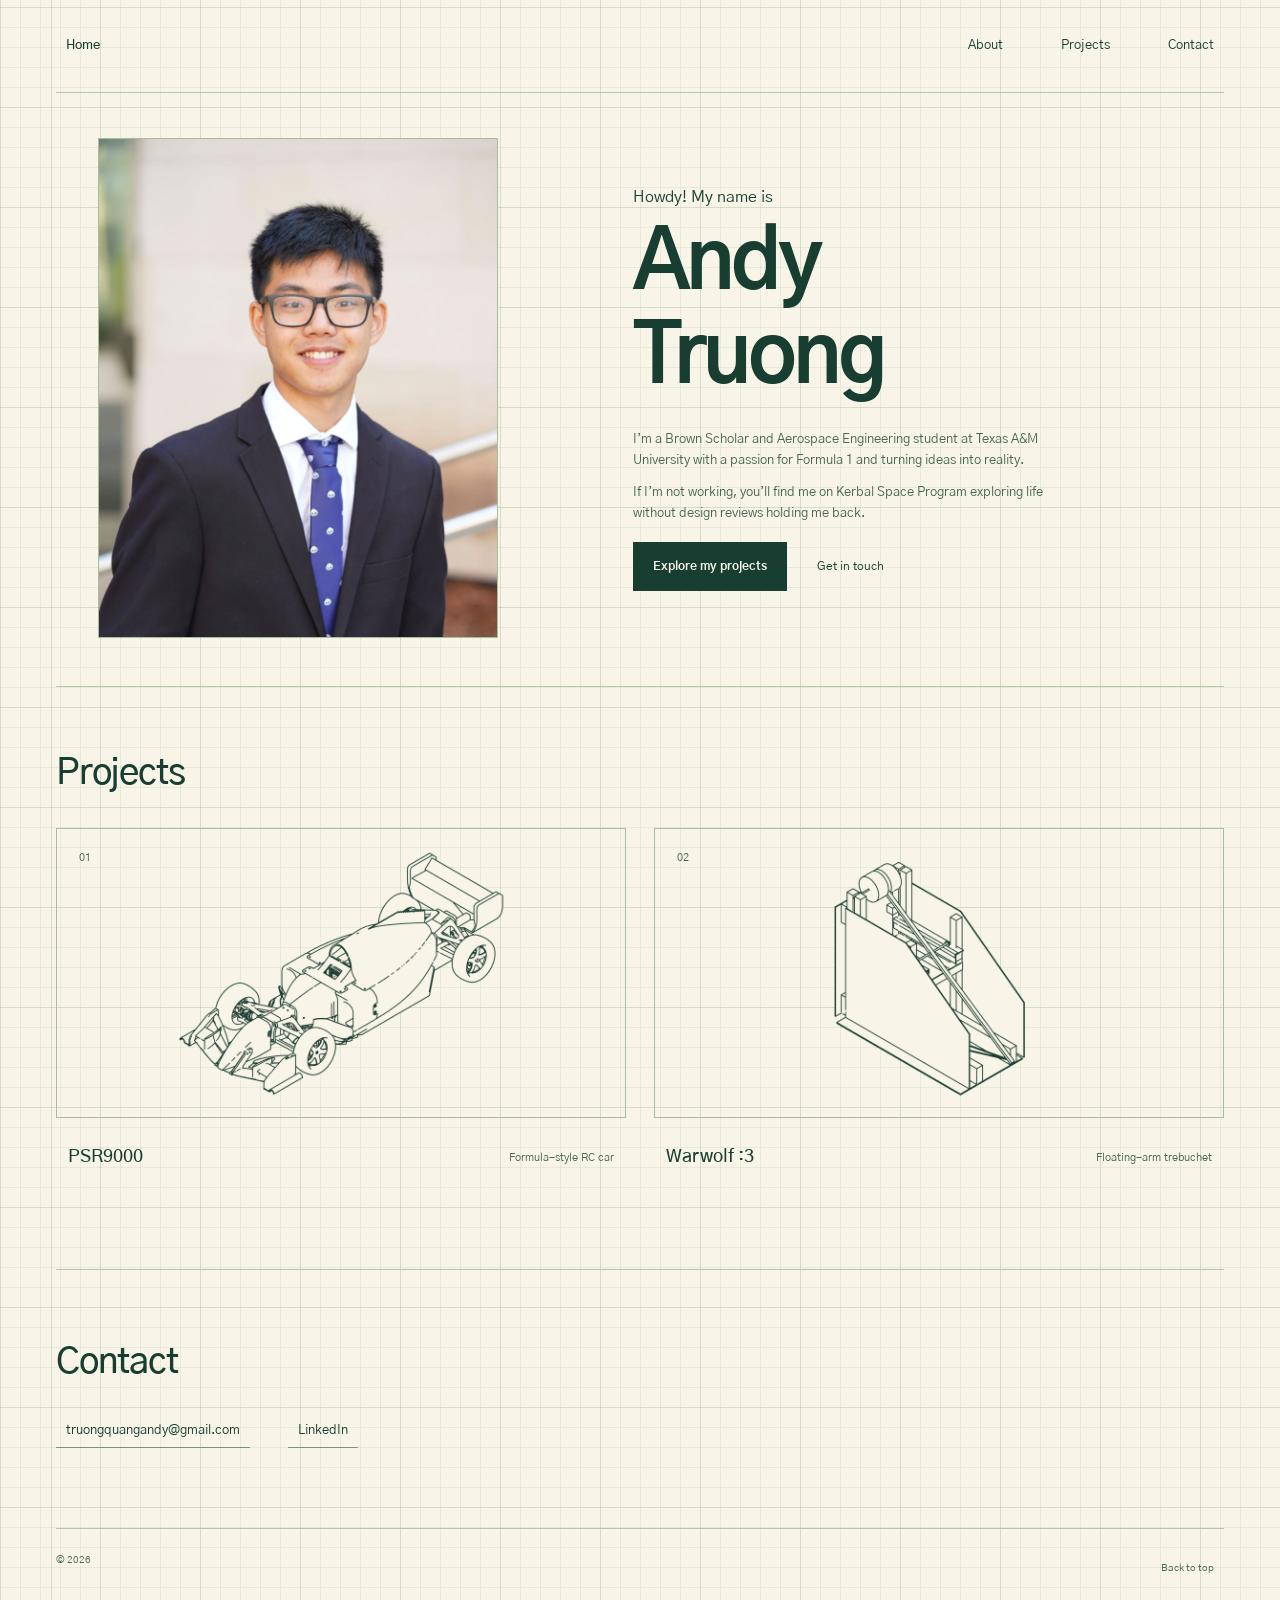
<file: index.html>
<!doctype html>
<html lang="en">
<head>
<meta charset="utf-8">
<meta name="viewport" content="width=device-width,initial-scale=1">
<meta name="theme-color" content="#f8f5e8">
<title>Andy Truong — Aerospace Engineering</title>
<meta name="description" content="Andy Truong’s portfolio. About, selected engineering projects, and contact.">
<meta property="og:title" content="Andy Truong — Aerospace Engineering">
<meta property="og:description" content="About Andy Truong, selected engineering projects, and contact.">
<meta property="og:type" content="website">
<link rel="stylesheet" href="theme.css?v=engineering-paper-20261027">
<link rel="stylesheet" href="landing.css?v=compact-intro-20261105">
</head>
<body>
<a class="skip-link" href="#main">Skip to content</a>
<header class="site-header wrap">
<a class="home-placeholder" href="index.html" aria-label="Home — logo placeholder">Home</a>
<nav aria-label="Main navigation"><a href="#about">About</a><a href="#projects">Projects</a><a href="#contact">Contact</a></nav>
</header>
<main id="main">
<section class="about-hero wrap" id="about" aria-labelledby="hero-title">
<figure class="portrait-block">
<div class="portrait-photo"><img src="Andy%20Truong%20Portrait.png" alt="Portrait of Andy Truong" width="479" height="754" fetchpriority="high" decoding="async"></div>
</figure>
<div class="hero-copy">
<p class="hero-greeting">Howdy! My name is</p>
<h1 id="hero-title" class="hero-name" tabindex="0" aria-label="Andy Truong"><span class="name-line" aria-hidden="true">Andy<span class="name-highlight">Andy</span></span><span class="name-line" aria-hidden="true">Truong<span class="name-highlight">Truong</span></span></h1>
<div class="about-copy"><p>I’m a Brown Scholar and Aerospace Engineering student at Texas A&amp;M University with a passion for Formula 1 and turning ideas into reality.</p><p>If I’m not working, you’ll find me on Kerbal Space Program exploring life without design reviews holding me back.</p></div>
<div class="hero-actions"><a class="button" href="#projects">Explore my projects</a><a class="text-link" href="mailto:truongquangandy@gmail.com">Get in touch</a></div>
</div>
</section>
<section class="projects-section wrap" id="projects" aria-labelledby="projects-title">
<div class="section-heading"><h2 id="projects-title">Projects</h2></div>
<div class="project-grid">
<a class="project-card" href="psr9000.html"><div class="project-visual car-visual engineering-drawing"><div class="cad-isometric"><img class="cad-drawing" src="psr-cad-drawing.webp" alt="PSR9000 engineering drawing in the reference isometric view" width="1600" height="1120" loading="lazy" decoding="async"><div class="cad-render-reveal" aria-hidden="true"><img src="psr-cad-render.webp" alt="" width="1600" height="1120" decoding="async"></div></div><span class="project-index">01</span></div><div class="project-caption"><h3>PSR9000</h3><p>Formula-style RC car</p></div></a>
<a class="project-card" href="warwolf.html"><div class="project-visual warwolf-visual engineering-drawing"><div class="cad-isometric"><img class="cad-drawing" src="warwolf-cad-drawing.webp" alt="Warwolf :3 engineering drawing in an isometric view matching the reference" width="1600" height="1120" loading="lazy" decoding="async"><div class="cad-render-reveal" aria-hidden="true"><img src="warwolf-cad-render.webp" alt="" width="1600" height="1120" decoding="async"></div></div><span class="project-index">02</span></div><div class="project-caption"><h3>Warwolf :3</h3><p>Floating-arm trebuchet</p></div></a>
</div>
</section>
<section class="contact-section wrap" id="contact" aria-labelledby="contact-title"><h2 id="contact-title">Contact</h2><div class="contact-links"><a href="mailto:truongquangandy@gmail.com">truongquangandy@gmail.com</a><a href="https://www.linkedin.com/in/andy-truong-b92306296/" target="_blank" rel="noopener">LinkedIn</a></div></section>
</main>
<footer class="site-footer wrap"><span>© 2026</span><a href="#about">Back to top</a></footer>
</body>
</html>
</file>
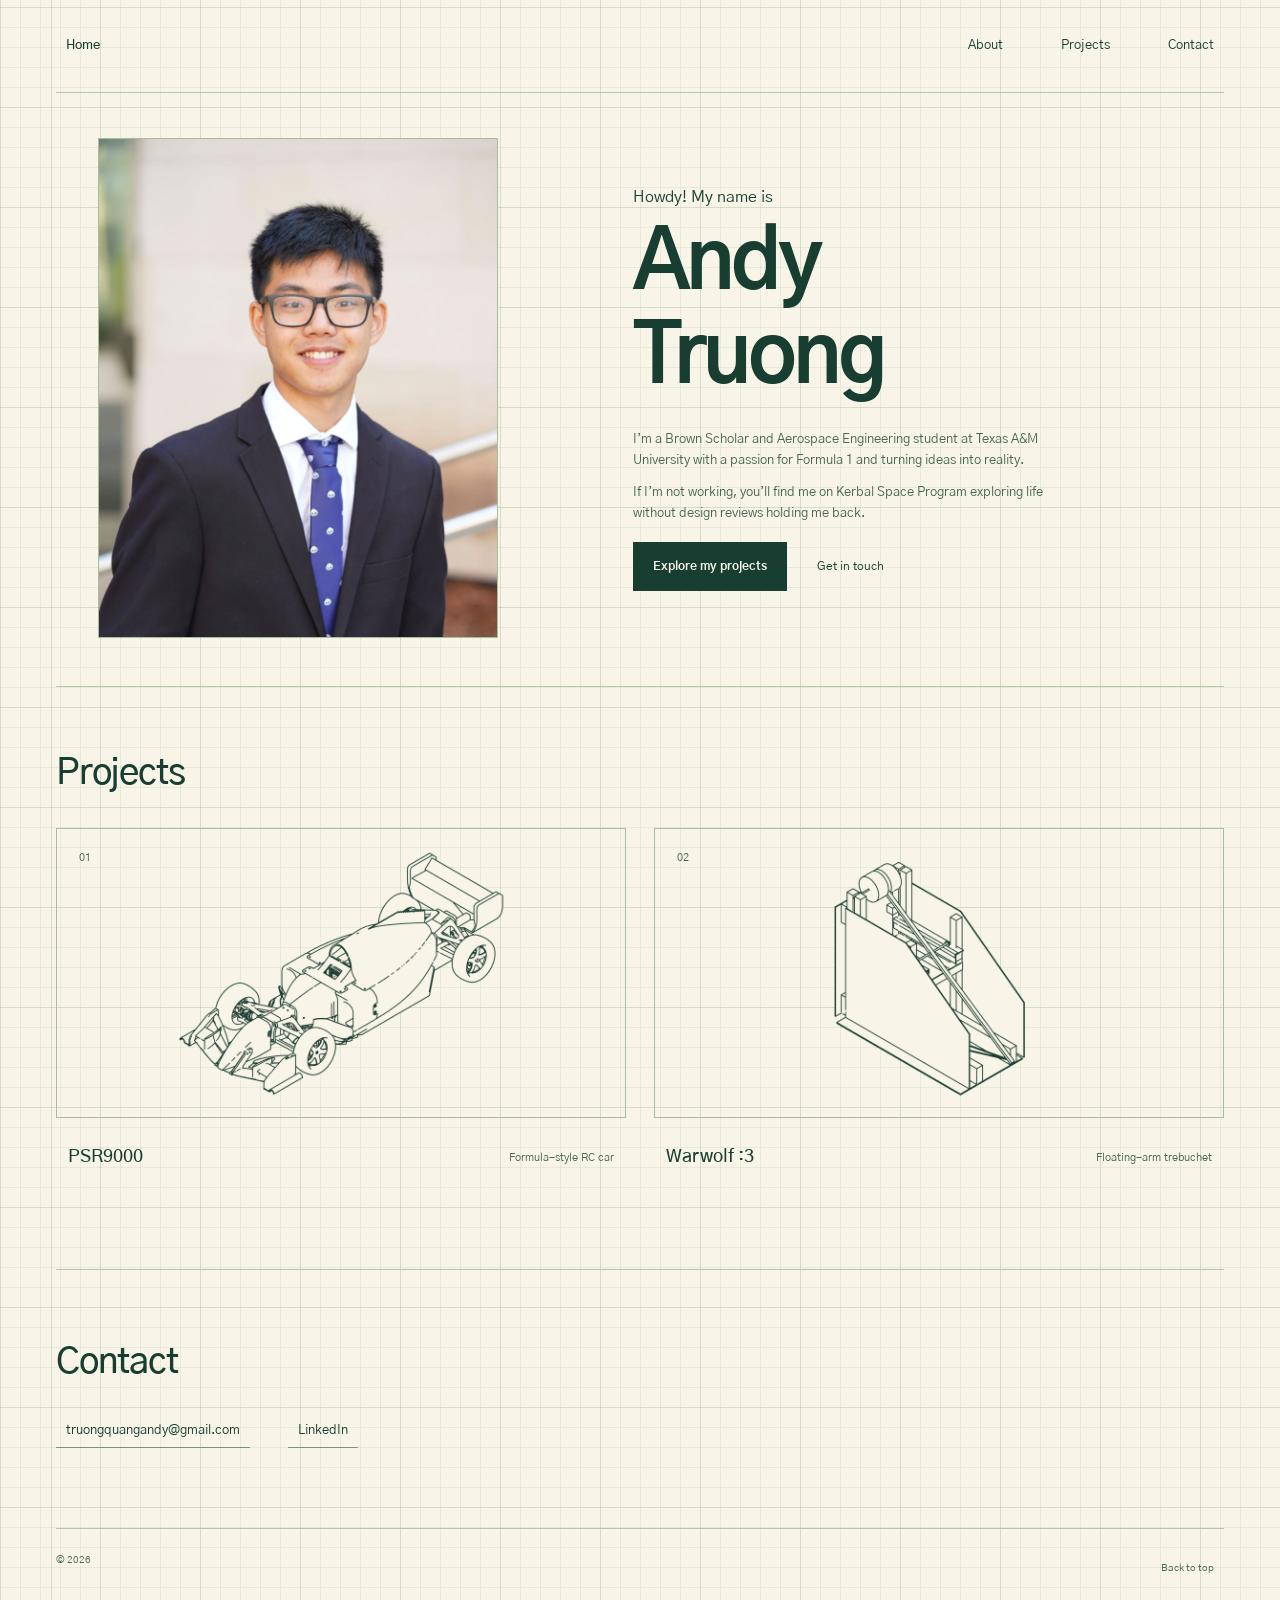
<file: about.html>
<!doctype html>
<html lang="en">
<head>
<meta charset="utf-8">
<meta name="viewport" content="width=device-width,initial-scale=1">
<meta name="theme-color" content="#f8f5e8">
<title>About — Andy Truong</title>
<meta name="description" content="Andy Truong’s portfolio. About, selected engineering projects, and contact.">
<meta property="og:title" content="Andy Truong — Aerospace Engineering">
<meta property="og:description" content="About Andy Truong, selected engineering projects, and contact.">
<meta property="og:type" content="website">
<link rel="stylesheet" href="theme.css?v=engineering-paper-20261027">
<link rel="stylesheet" href="landing.css?v=compact-intro-20261105">
</head>
<body>
<a class="skip-link" href="#main">Skip to content</a>
<header class="site-header wrap">
<a class="home-placeholder" href="index.html" aria-label="Home — logo placeholder">Home</a>
<nav aria-label="Main navigation"><a href="#about">About</a><a href="#projects">Projects</a><a href="#contact">Contact</a></nav>
</header>
<main id="main">
<section class="about-hero wrap" id="about" aria-labelledby="hero-title">
<figure class="portrait-block">
<div class="portrait-photo"><img src="Andy%20Truong%20Portrait.png" alt="Portrait of Andy Truong" width="479" height="754" fetchpriority="high" decoding="async"></div>
</figure>
<div class="hero-copy">
<p class="hero-greeting">Howdy! My name is</p>
<h1 id="hero-title" class="hero-name" tabindex="0" aria-label="Andy Truong"><span class="name-line" aria-hidden="true">Andy<span class="name-highlight">Andy</span></span><span class="name-line" aria-hidden="true">Truong<span class="name-highlight">Truong</span></span></h1>
<div class="about-copy"><p>I’m a Brown Scholar and Aerospace Engineering student at Texas A&amp;M University with a passion for Formula 1 and turning ideas into reality.</p><p>If I’m not working, you’ll find me on Kerbal Space Program exploring life without design reviews holding me back.</p></div>
<div class="hero-actions"><a class="button" href="#projects">Explore my projects</a><a class="text-link" href="mailto:truongquangandy@gmail.com">Get in touch</a></div>
</div>
</section>
<section class="projects-section wrap" id="projects" aria-labelledby="projects-title">
<div class="section-heading"><h2 id="projects-title">Projects</h2></div>
<div class="project-grid">
<a class="project-card" href="psr9000.html"><div class="project-visual car-visual engineering-drawing"><div class="cad-isometric"><img class="cad-drawing" src="psr-cad-drawing.webp" alt="PSR9000 engineering drawing in the reference isometric view" width="1600" height="1120" loading="lazy" decoding="async"><div class="cad-render-reveal" aria-hidden="true"><img src="psr-cad-render.webp" alt="" width="1600" height="1120" decoding="async"></div></div><span class="project-index">01</span></div><div class="project-caption"><h3>PSR9000</h3><p>Formula-style RC car</p></div></a>
<a class="project-card" href="warwolf.html"><div class="project-visual warwolf-visual engineering-drawing"><div class="cad-isometric"><img class="cad-drawing" src="warwolf-cad-drawing.webp" alt="Warwolf :3 engineering drawing in an isometric view matching the reference" width="1600" height="1120" loading="lazy" decoding="async"><div class="cad-render-reveal" aria-hidden="true"><img src="warwolf-cad-render.webp" alt="" width="1600" height="1120" decoding="async"></div></div><span class="project-index">02</span></div><div class="project-caption"><h3>Warwolf :3</h3><p>Floating-arm trebuchet</p></div></a>
</div>
</section>
<section class="contact-section wrap" id="contact" aria-labelledby="contact-title"><h2 id="contact-title">Contact</h2><div class="contact-links"><a href="mailto:truongquangandy@gmail.com">truongquangandy@gmail.com</a><a href="https://www.linkedin.com/in/andy-truong-b92306296/" target="_blank" rel="noopener">LinkedIn</a></div></section>
</main>
<footer class="site-footer wrap"><span>© 2026</span><a href="#about">Back to top</a></footer>
</body>
</html>
</file>
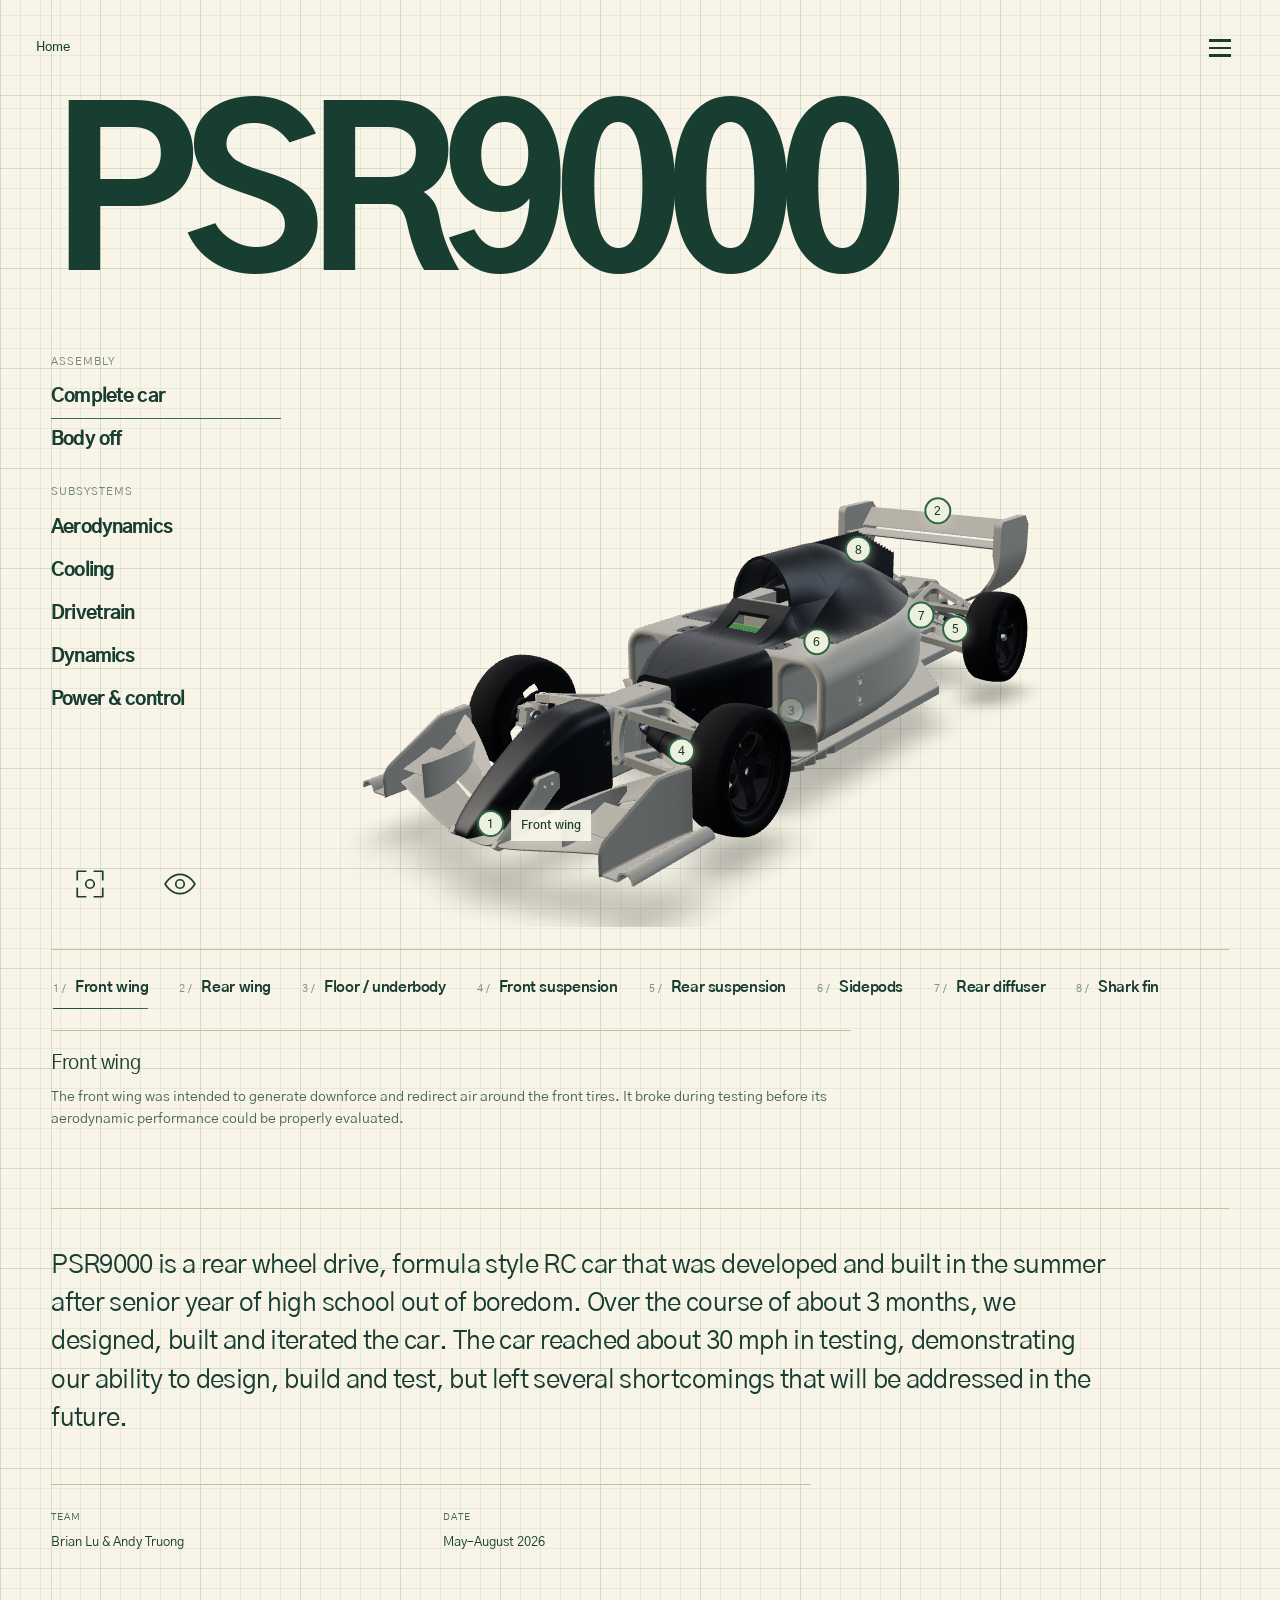
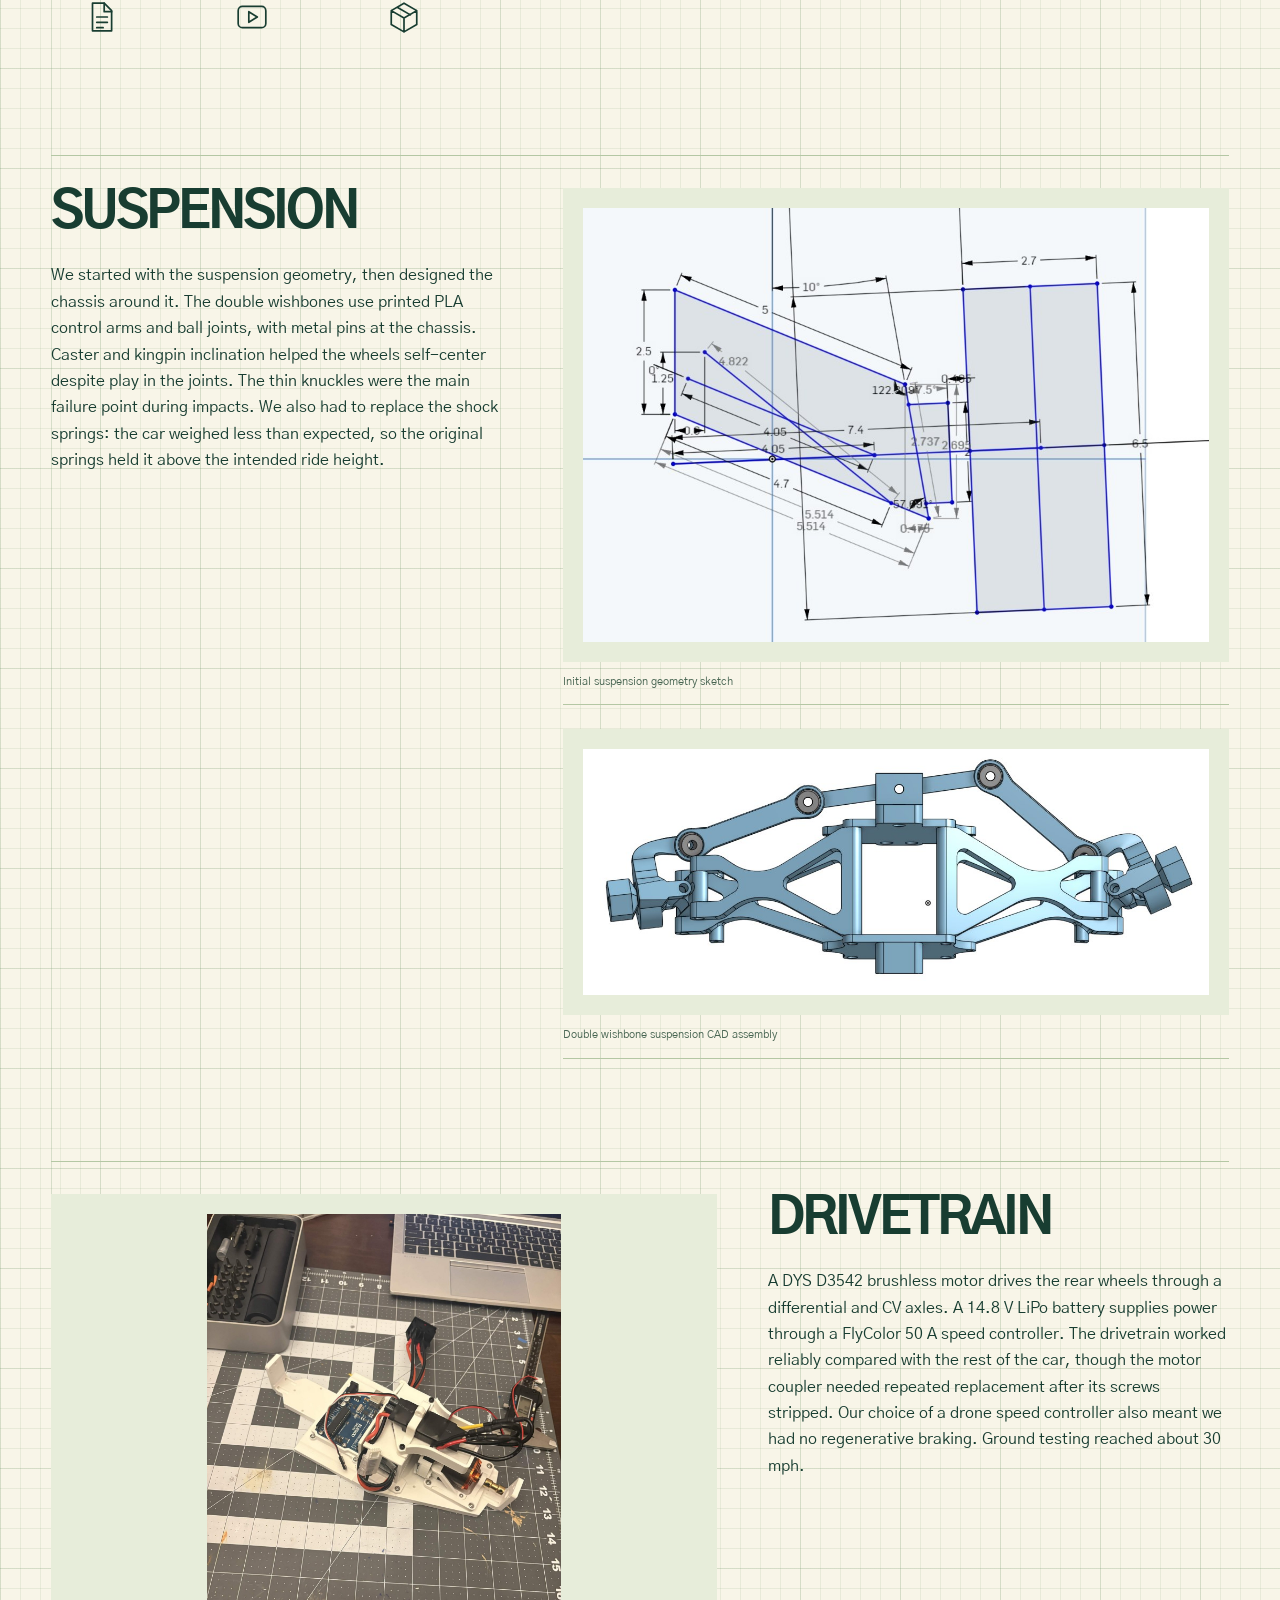
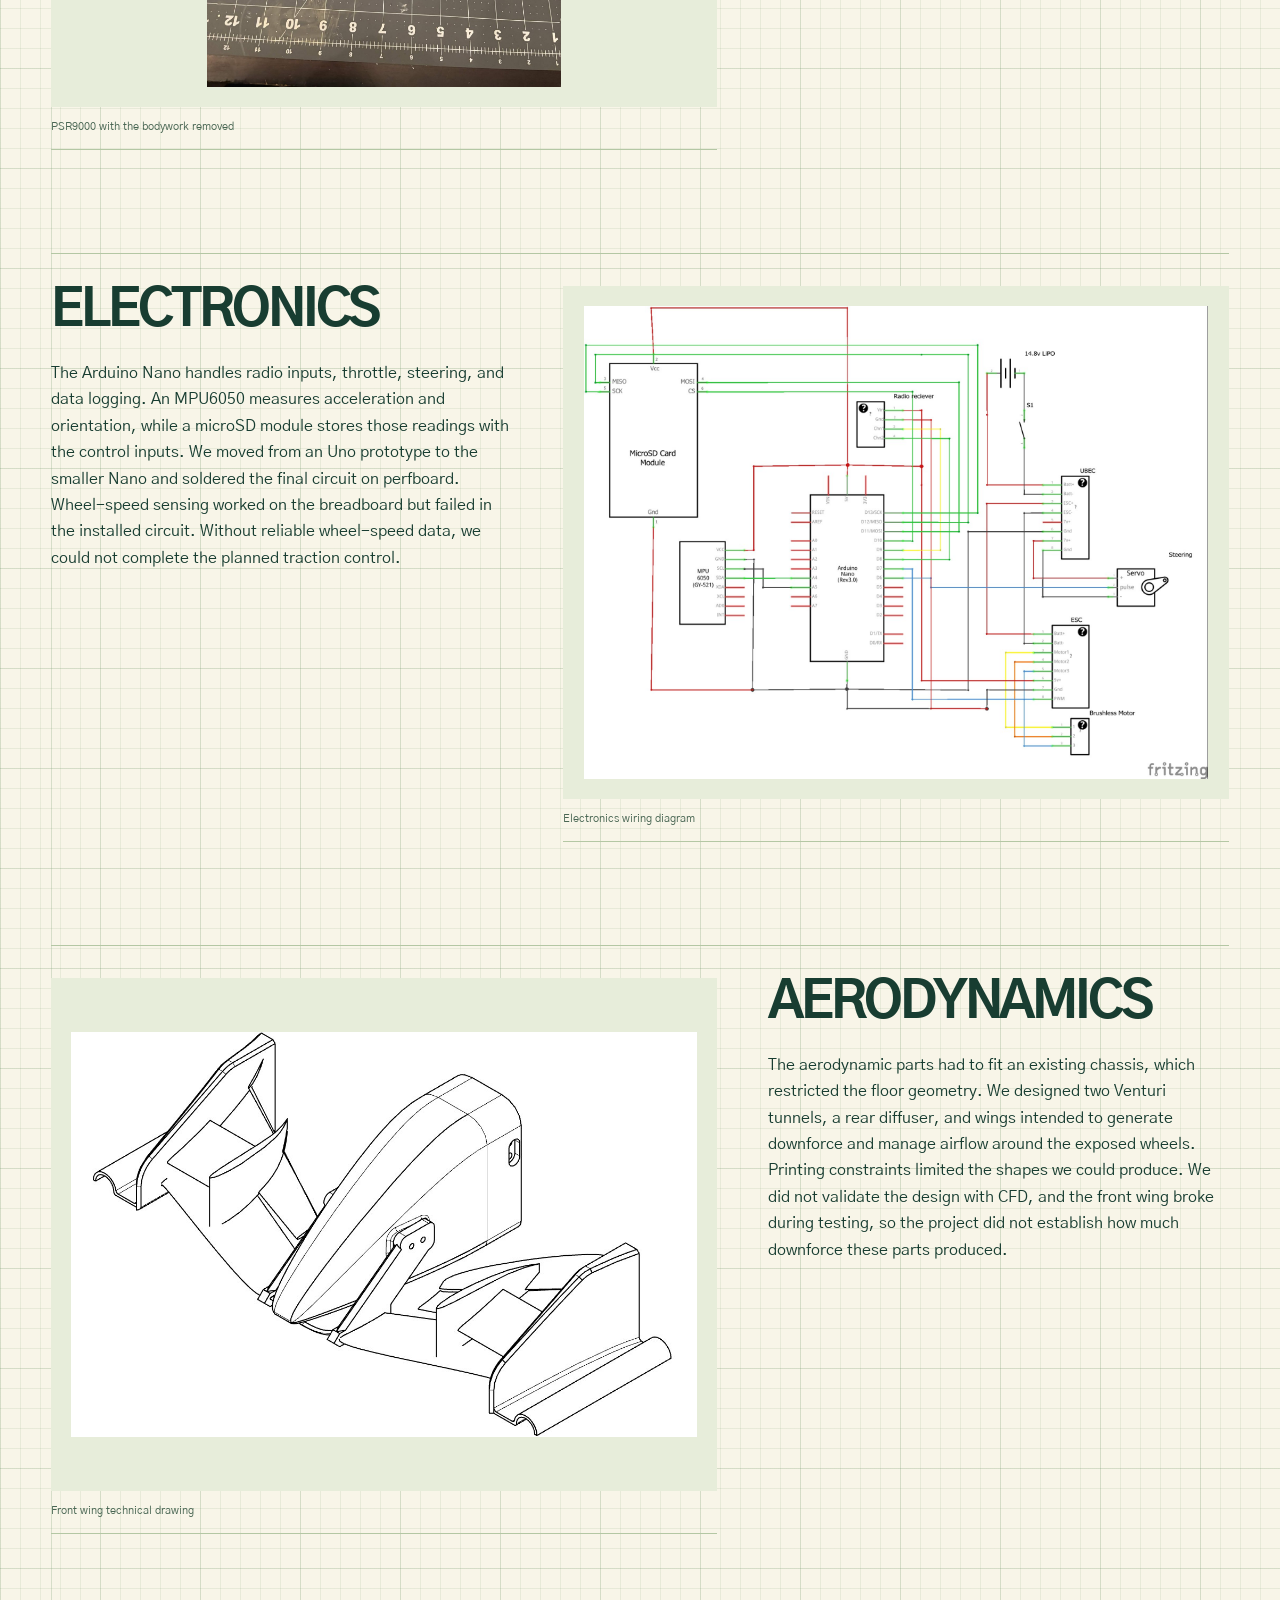
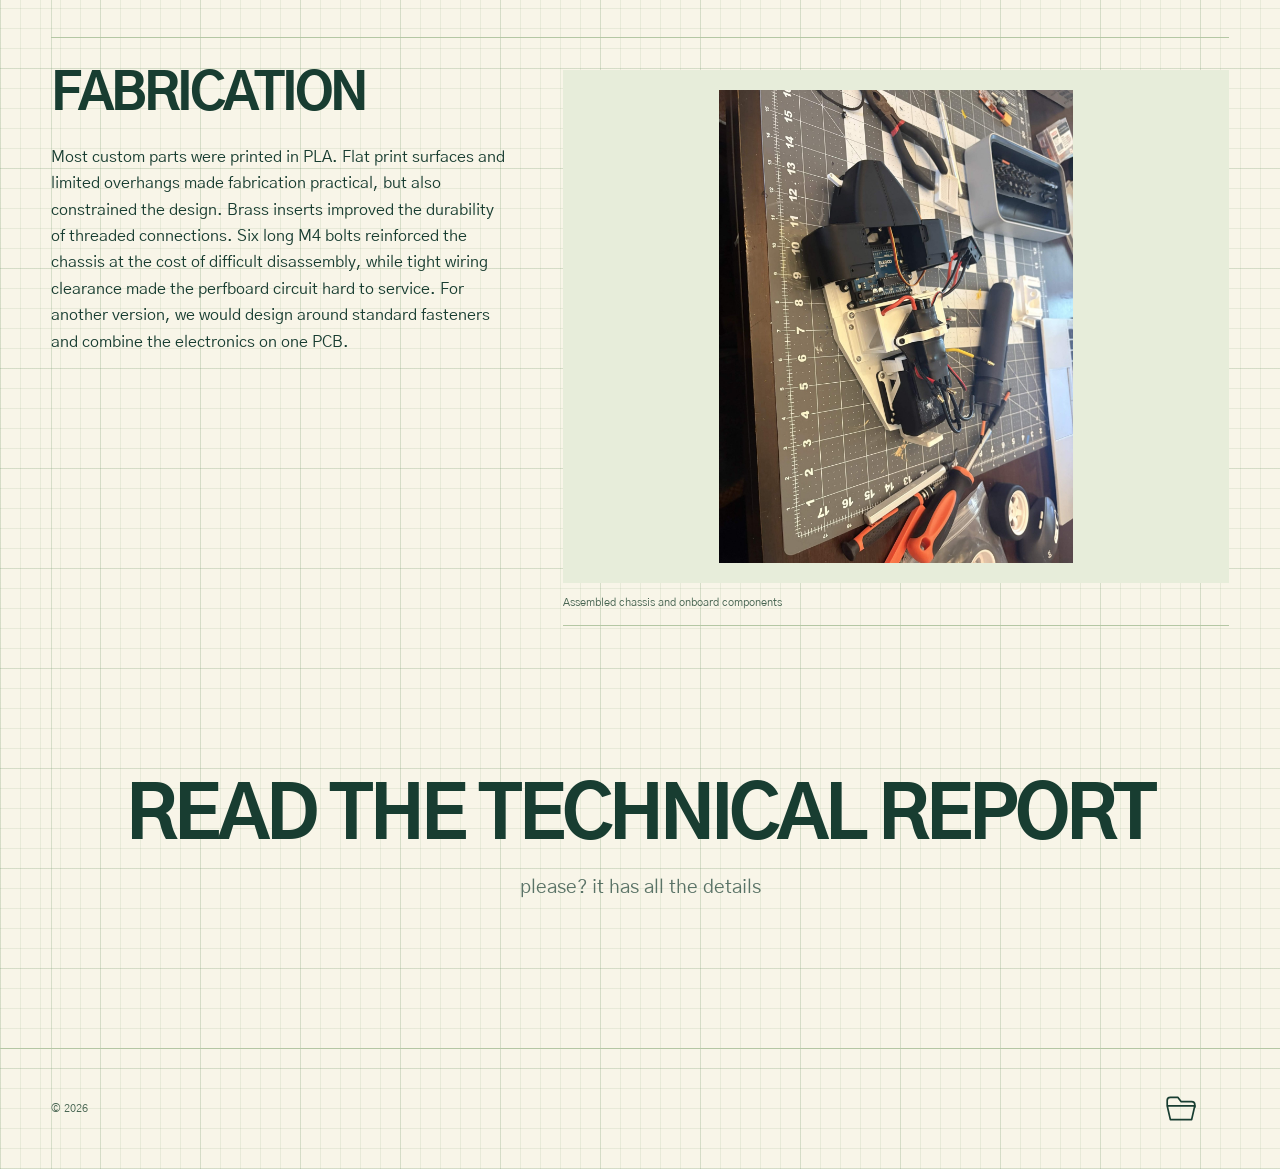
<file: psr9000.html>
<!doctype html><html lang="en"><head><meta charset="utf-8"><meta name="viewport" content="width=device-width,initial-scale=1"><meta name="theme-color" content="#f8f5e8"><title>PSR9000 — Andy Truong</title><meta name="description" content="PSR9000 is a rear wheel drive, formula style RC car that was developed and built in the summer after senior year of high school out of boredom. Over the course of about 3 months, we designed, built and iterated the car. The car reached about 30 mph in testing, demonstrating our ability to design, build and test, but left several shortcomings that will be addressed in the future."><meta property="og:title" content="PSR9000 — Andy Truong"><meta property="og:description" content="PSR9000 is a rear wheel drive, formula style RC car that was developed and built in the summer after senior year of high school out of boredom. Over the course of about 3 months, we designed, built and iterated the car. The car reached about 30 mph in testing, demonstrating our ability to design, build and test, but left several shortcomings that will be addressed in the future."><meta property="og:type" content="website"><link rel="icon" href="chudlet-brian.png?v=45e26fe54d" type="image/png"><link rel="stylesheet" href="theme.css?v=engineering-paper-20261027"><link rel="stylesheet" href="style.css?v=sidebar-drawings-20261105"><script src="site.js?v=dcf3233d84" defer></script><script src="model-viewer.js?v=d72ad7ccd6" type="module"></script><script src="warwolf.js?v=3391ac12a4" type="module"></script><link rel="stylesheet" href="psr-actions.css?v=project-format-20261102"><script src="psr-actions.js?v=project-format-20261102" defer></script></head><body class="psr-page project-page"><a class="skip-link" href="#main">Skip to content</a><header class="mobile-bar"><a href="index.html" class="home-placeholder" aria-label="Home — logo placeholder">Home</a><button class="menu-toggle" aria-expanded="false" aria-controls="site-navigation" aria-label="Open navigation"><span class="menu-lines" aria-hidden="true"><i></i><i></i><i></i></span></button></header><aside id="site-navigation" class="sidebar" hidden><a class="home-placeholder" href="index.html" aria-label="Home — logo placeholder">Home</a><nav aria-label="Portfolio"><a class="nav-project nav-project-psr9000" aria-current="page" href="psr9000.html" aria-label="PSR9000"><img src="psr-cad-drawing.webp" alt="" aria-hidden="true" loading="lazy" decoding="async"><span class="nav-project-title">PSR9000</span></a><a class="nav-project nav-project-warwolf"  href="warwolf.html" aria-label="Warwolf:3"><img src="warwolf-cad-drawing.webp" alt="" aria-hidden="true" loading="lazy" decoding="async"><span class="nav-project-title">Warwolf :3</span></a><a class="nav-about"  href="about.html">About</a></nav><div class="sidebar-footer"><div class="home-actions sidebar-actions" role="group" aria-label="Contact and résumé"><a class="morph-action action-resume" href="brian-lu-resume.pdf" target="_blank" rel="noopener" aria-label="Résumé"><span class="action-icon"><svg viewBox="0 0 32 32" fill="none" stroke="currentColor" stroke-width="1.6" stroke-linecap="round" stroke-linejoin="round" aria-hidden="true" focusable="false"><path d="M8 3h11l7 7v19H8V3Z"/><path d="M19 3v8h7M12 16h10M12 21h10M12 26h6"/></svg></span><span class="action-label">Résumé</span></a><a class="morph-action action-mail" href="mailto:truongquangandy@gmail.com" aria-label="Email truongquangandy@gmail.com"><span class="action-icon"><svg viewBox="0 0 32 32" fill="none" stroke="currentColor" stroke-width="1.6" stroke-linecap="round" stroke-linejoin="round" aria-hidden="true" focusable="false"><rect x="3" y="6" width="26" height="20" rx="3"/><path d="m4 8 10 8a3 3 0 0 0 4 0l10-8M4 24l8-8m16 8-8-8"/></svg></span><span class="action-label">truongquangandy@gmail.com</span></a><a class="morph-action action-linkedin" href="https://www.linkedin.com/in/andy-truong-b92306296/" target="_blank" rel="noopener" aria-label="LinkedIn"><span class="action-icon"><svg viewBox="0 0 32 32" fill="none" stroke="currentColor" stroke-width="1.6" stroke-linecap="round" stroke-linejoin="round" aria-hidden="true" focusable="false"><rect x="3" y="3" width="26" height="26" rx="5"/><path d="M10 14v9M15 23v-9m0 4a4 4 0 0 1 8 0v5"/><circle cx="10" cy="9" r="1" fill="currentColor" stroke="none"/></svg></span><span class="action-label">LinkedIn</span></a></div></div></aside><main id="main" class="content-page case-page"><header class="project-opening project-psr9000"><h1>PSR9000</h1></header><section class="model-section primary-experience" id="explore-3d" aria-labelledby="model-title" data-environment="psr-studio-90396e81ff.hdr" data-model-src="psr9000.glb?v=b6fc48268e" data-model-labels="psr9000-labels.json?v=8c90751f16">
<h2 id="model-title" class="sr-only">Interactive PSR9000 model</h2>
<div class="model-workspace"><div class="model-control-panel"><div class="model-view-controls"><div class="model-view-group"><span class="eyebrow">Assembly</span><div class="model-states" role="group" aria-label="Assembly views"><button type="button" data-state="complete" aria-pressed="true" disabled>Complete car</button><button type="button" data-state="body" aria-pressed="false" disabled>Body off</button></div></div><div class="model-view-group"><span class="eyebrow">Subsystems</span><div class="model-states" role="group" aria-label="Subsystem views"><button type="button" data-state="aero" aria-pressed="false" disabled>Aerodynamics</button><button type="button" data-state="cooling" aria-pressed="false" disabled>Cooling</button><button type="button" data-state="drivetrain" aria-pressed="false" disabled>Drivetrain</button><button type="button" data-state="dynamics" aria-pressed="false" disabled>Dynamics</button><button type="button" data-state="power" aria-pressed="false" disabled>Power &amp; control</button></div></div></div><div class="model-axle-controls" role="group" aria-label="Axle focus" hidden><button type="button" data-axle-focus="both" aria-pressed="true">Both</button><button type="button" data-axle-focus="front" aria-pressed="false">Front</button><button type="button" data-axle-focus="rear" aria-pressed="false">Rear</button></div><div class="icon-links model-utilities"><button class="icon-link model-reset" type="button" aria-label="Reset view" title="Reset view" disabled><span class="icon-link-glyph"><svg viewBox="0 0 32 32" fill="none" stroke="currentColor" stroke-width="1.6" stroke-linecap="round" stroke-linejoin="round" aria-hidden="true" focusable="false"><path d="M4 12V4h8M20 4h8v8M28 20v8h-8M12 28H4v-8"/><circle cx="16" cy="16" r="4"/></svg></span><span class="icon-link-label">Reset view</span></button><button class="icon-link model-label-toggle" type="button" aria-label="Labels on" title="Labels on" aria-pressed="true"><span class="icon-link-glyph"><svg viewBox="0 0 32 32" fill="none" stroke="currentColor" stroke-width="1.6" stroke-linecap="round" stroke-linejoin="round" aria-hidden="true" focusable="false"><path d="M2 16s5-9 14-9 14 9 14 9-5 9-14 9S2 16 2 16Z"/><circle cx="16" cy="16" r="4"/></svg></span><span class="icon-link-label">Labels on</span></button></div></div><div class="model-viewport"><div class="model-stage"><div class="model-poster"><p>Loading the 3D model…</p><button type="button" class="model-load" hidden>Retry loading</button></div></div><p class="aero-note" hidden><span class="flow-swatch" aria-hidden="true"></span>Illustrative airflow and edge vortices. Colors distinguish path segments, not simulated speed or pressure.</p></div><aside class="steering-panel" aria-label="Interactive steering" hidden><button class="steering-dial" type="button" aria-label="Steer car" aria-keyshortcuts="ArrowLeft ArrowRight Home"><svg class="steering-wheel-art" xmlns="http://www.w3.org/2000/svg" viewBox="0 0 340 340" aria-hidden="true">
  <!-- Original vector illustration referenced from the modern Mercedes F1 wheel. -->
  <defs>
    <pattern id="f1-carbon" width="8" height="8" patternUnits="userSpaceOnUse" patternTransform="rotate(35)"><path d="M0 0h4v4H0zM4 4h4v4H4z" fill="#ffffff06"/></pattern>
  </defs>
  <g transform="translate(10 10)" stroke-linejoin="round">
    <!-- Rear paddles -->
    <path d="M66 144L48 137L43 215L68 222M254 144L272 137L277 215L252 222" fill="#141414" stroke="#777" stroke-width="1.5"/>
    <!-- One-piece carbon face, with broad shoulders and a lower control bank -->
    <path d="M37 122Q40 102 60 88Q75 78 96 87Q106 91 125 91H195Q214 91 224 87Q245 78 260 88Q280 102 283 122L260 154L246 146L242 219Q239 237 221 240Q160 250 99 240Q81 237 78 219L74 146L60 154Z" fill="#202020" stroke="#d8d8d8" stroke-width="2.5"/>
    <path d="M37 122Q40 102 60 88Q75 78 96 87Q106 91 125 91H195Q214 91 224 87Q245 78 260 88Q280 102 283 122L260 154L246 146L242 219Q239 237 221 240Q160 250 99 240Q81 237 78 219L74 146L60 154Z" fill="url(#f1-carbon)"/>
    <!-- Sculpted grips stay open at top and bottom, with thumb cutouts -->
    <path d="M39 116Q23 142 20 184Q17 221 29 260Q31 266 47 261L57 256Q45 222 49 202Q52 193 68 194L72 170Q47 174 49 158L59 134Z" fill="#101010" stroke="#eee" stroke-width="3"/>
    <path d="M281 116Q297 142 300 184Q303 221 291 260Q289 266 273 261L263 256Q275 222 271 202Q268 193 252 194L248 170Q273 174 271 158L261 134Z" fill="#101010" stroke="#eee" stroke-width="3"/>
    <path d="M33 149Q26 193 37 238M287 149Q294 193 283 238" fill="none" stroke="#696969" stroke-width="2" stroke-linecap="round"/>
    <!-- Central display and shift-light strip -->
    <rect x="99" y="111" width="122" height="83" rx="6" fill="#080808" stroke="#9a9a9a" stroke-width="1.5"/>
    <g fill="#d9d9d9"><circle cx="110" cy="105" r="2"/><circle cx="119" cy="105" r="2"/><circle cx="128" cy="105" r="2"/><circle cx="137" cy="105" r="2"/><circle cx="146" cy="105" r="2"/><circle cx="174" cy="105" r="2"/><circle cx="183" cy="105" r="2"/><circle cx="192" cy="105" r="2"/><circle cx="201" cy="105" r="2"/><circle cx="210" cy="105" r="2"/></g>
    <path class="steering-marker" d="M155 105H165" stroke="#edc967" stroke-width="4" stroke-linecap="round"/>
    <g fill="none" stroke="#777" stroke-width="1.5"><path d="M110 125H210M110 178H210"/><path d="M111 166L126 158L138 161L154 144L170 151L186 137L209 140" stroke="#dadada"/></g>
    <!-- Thumb encoders and push buttons -->
    <g stroke="#b8b8b8" stroke-width="1.5" fill="#303030"><circle cx="65" cy="105" r="8"/><circle cx="86" cy="120" r="7"/><circle cx="255" cy="105" r="8"/><circle cx="234" cy="120" r="7"/><circle cx="84" cy="173" r="7"/><circle cx="82" cy="198" r="7"/><circle cx="236" cy="173" r="7"/><circle cx="238" cy="198" r="7"/></g>
    <g fill="#edc967"><circle cx="65" cy="105" r="4"/><circle cx="236" cy="173" r="3.5"/></g>
    <g fill="#eee"><circle cx="255" cy="105" r="4"/><circle cx="82" cy="198" r="3.5"/></g>
    <g fill="#9b9b9b" stroke="#eee" stroke-width="1"><rect x="76" y="138" width="12" height="19" rx="3"/><rect x="232" y="138" width="12" height="19" rx="3"/></g>
    <g stroke="#343434" stroke-width="1"><path d="M78 143h8M78 148h8M78 153h8M234 143h8M234 148h8M234 153h8"/></g>
    <!-- Three rotary controls across the lower face -->
    <g fill="#121212" stroke="#ddd" stroke-width="1.7"><circle cx="116" cy="218" r="15"/><circle cx="160" cy="220" r="15"/><circle cx="204" cy="218" r="15"/></g>
    <g fill="none" stroke="#8e8e8e" stroke-width="1.5" stroke-dasharray="1.5 4"><circle cx="116" cy="218" r="19"/><circle cx="160" cy="220" r="19"/><circle cx="204" cy="218" r="19"/></g>
    <g stroke="#eee" stroke-width="5" stroke-linecap="round"><path d="M116 208V221M154 211L162 222M209 209L202 220"/></g>
    <g fill="#ccc"><circle cx="94" cy="232" r="2.5"/><circle cx="226" cy="232" r="2.5"/></g>
  </g>
</svg>
</button><button class="steering-center" type="button">Center steering</button></aside></div>
<p class="model-state-description sr-only"></p><p class="model-status sr-only" role="status" aria-live="polite">Loading PSR9000…</p>
<div class="model-inspector" hidden><div class="model-components" role="group" aria-label="Labeled components"></div><div class="model-detail" aria-live="polite"><h3></h3><p></p></div></div>
<noscript><p>Enable JavaScript to explore the model, or <a href="https://cad.onshape.com/documents/9390499a9cabb080ca101820/w/0f169ddcc83c441123793b22/e/b756d856ce49169969a0e4fd">open the Onshape viewer</a>.</p></noscript>
</section>
<section class="project-overview" id="overview"><div class="overview-copy"><p>PSR9000 is a rear wheel drive, formula style RC car that was developed and built in the summer after senior year of high school out of boredom. Over the course of about 3 months, we designed, built and iterated the car. The car reached about 30 mph in testing, demonstrating our ability to design, build and test, but left several shortcomings that will be addressed in the future.</p></div><dl class="project-meta"><div><dt>Team</dt><dd>Brian Lu & Andy Truong</dd></div><div><dt>Date</dt><dd>May–August 2026</dd></div></dl><div class="icon-links project-resources" aria-label="Project documents and media"><a class="icon-link" href="https://drive.google.com/file/d/1bJuKihfxswuYodcjK8dlnASuyV1QX44k/view" aria-label="Technical Report" title="Technical Report" target="_blank" rel="noopener" ><span class="icon-link-glyph"><svg viewBox="0 0 32 32" fill="none" stroke="currentColor" stroke-width="1.6" stroke-linecap="round" stroke-linejoin="round" aria-hidden="true" focusable="false"><path d="M8 3h11l7 7v19H8V3Z"/><path d="M19 3v8h7M12 16h10M12 21h10M12 26h6"/></svg></span><span class="icon-link-label">Technical Report</span></a><a class="icon-link" href="https://youtu.be/qZiqr3H1xLg" aria-label="Test Run Video" title="Test Run Video" target="_blank" rel="noopener" ><span class="icon-link-glyph"><svg viewBox="0 0 32 32" fill="none" stroke="currentColor" stroke-width="1.6" stroke-linecap="round" stroke-linejoin="round" aria-hidden="true" focusable="false"><rect x="3" y="6" width="26" height="20" rx="4"/><path d="m13 11 8 5-8 5V11Z"/></svg></span><span class="icon-link-label">Test Run Video</span></a><a class="icon-link" href="https://cad.onshape.com/documents/9390499a9cabb080ca101820/w/0f169ddcc83c441123793b22/e/b756d856ce49169969a0e4fd" aria-label="Onshape" title="Onshape" target="_blank" rel="noopener" ><span class="icon-link-glyph"><svg viewBox="0 0 32 32" fill="none" stroke="currentColor" stroke-width="1.6" stroke-linecap="round" stroke-linejoin="round" aria-hidden="true" focusable="false"><path d="m16 3 12 7v13l-12 7-12-7V10L16 3Zm0 14L4 10m12 7 12-7M16 17v13M10 7l12 7"/></svg></span><span class="icon-link-label">Onshape</span></a></div></section><section class="story-section " id="chapter-1"><div class="story-copy"><div><h2>Suspension</h2><p>We started with the suspension geometry, then designed the chassis around it. The double wishbones use printed PLA control arms and ball joints, with metal pins at the chassis. Caster and kingpin inclination helped the wheels self-center despite play in the joints. The thin knuckles were the main failure point during impacts. We also had to replace the shock springs: the car weighed less than expected, so the original springs held it above the intended ride height.</p></div></div><div class="gallery paired"><figure><img src="rc-5-0.jpg" alt="Initial suspension geometry sketch" loading="lazy" decoding="async" ><figcaption>Initial suspension geometry sketch</figcaption></figure><figure><img src="rc-20-0.jpg" alt="Double wishbone suspension CAD assembly" loading="lazy" decoding="async" ><figcaption>Double wishbone suspension CAD assembly</figcaption></figure></div></section><section class="story-section " id="chapter-2"><div class="story-copy"><div><h2>Drivetrain</h2><p>A DYS D3542 brushless motor drives the rear wheels through a differential and CV axles. A 14.8 V LiPo battery supplies power through a FlyColor 50 A speed controller. The drivetrain worked reliably compared with the rest of the car, though the motor coupler needed repeated replacement after its screws stripped. Our choice of a drone speed controller also meant we had no regenerative braking. Ground testing reached about 30 mph.</p></div></div><div class="gallery "><figure><img src="rc-19-1.jpg" alt="PSR9000 with the bodywork removed" loading="lazy" decoding="async" ><figcaption>PSR9000 with the bodywork removed</figcaption></figure></div></section><section class="story-section " id="chapter-3"><div class="story-copy"><div><h2>Electronics</h2><p>The Arduino Nano handles radio inputs, throttle, steering, and data logging. An MPU6050 measures acceleration and orientation, while a microSD module stores those readings with the control inputs. We moved from an Uno prototype to the smaller Nano and soldered the final circuit on perfboard. Wheel-speed sensing worked on the breadboard but failed in the installed circuit. Without reliable wheel-speed data, we could not complete the planned traction control.</p></div></div><div class="gallery "><figure><img src="rc-9-0.jpg" alt="Electronics wiring diagram" loading="lazy" decoding="async" ><figcaption>Electronics wiring diagram</figcaption></figure></div></section><section class="story-section " id="chapter-4"><div class="story-copy"><div><h2>Aerodynamics</h2><p>The aerodynamic parts had to fit an existing chassis, which restricted the floor geometry. We designed two Venturi tunnels, a rear diffuser, and wings intended to generate downforce and manage airflow around the exposed wheels. Printing constraints limited the shapes we could produce. We did not validate the design with CFD, and the front wing broke during testing, so the project did not establish how much downforce these parts produced.</p></div></div><div class="gallery "><figure><img src="rc-14-1.jpg" alt="Front wing technical drawing" loading="lazy" decoding="async" ><figcaption>Front wing technical drawing</figcaption></figure></div></section><section class="story-section " id="chapter-5"><div class="story-copy"><div><h2>Fabrication</h2><p>Most custom parts were printed in PLA. Flat print surfaces and limited overhangs made fabrication practical, but also constrained the design. Brass inserts improved the durability of threaded connections. Six long M4 bolts reinforced the chassis at the cost of difficult disassembly, while tight wiring clearance made the perfboard circuit hard to service. For another version, we would design around standard fasteners and combine the electronics on one PCB.</p></div></div><div class="gallery "><figure><img src="rc-19-2.jpg" alt="Assembled chassis and onboard components" loading="lazy" decoding="async" ><figcaption>Assembled chassis and onboard components</figcaption></figure></div></section><section class="technical-report-callout" aria-label="Technical report"><a href="https://drive.google.com/file/d/1bJuKihfxswuYodcjK8dlnASuyV1QX44k/view" target="_blank" rel="noopener"><span>READ THE TECHNICAL REPORT</span></a><p>please? it has all the details</p></section><footer class="page-footer"><span>© 2026</span><div class="icon-links footer-icon-links"><a class="icon-link" href="https://drive.google.com/drive/folders/1BR8rSJl2p-wPivS2y2mq60LTKnoTgexL" aria-label="Project Reports" title="Project Reports" target="_blank" rel="noopener" ><span class="icon-link-glyph"><svg viewBox="0 0 32 32" fill="none" stroke="currentColor" stroke-width="1.6" stroke-linecap="round" stroke-linejoin="round" aria-hidden="true" focusable="false"><path d="M3 12V8a3 3 0 0 1 3-3h7l3 4h10a3 3 0 0 1 3 3v2"/><path d="M3 13h26l-3 13H6L3 13Z"/></svg></span><span class="icon-link-label">Project Reports</span></a></div></footer></main></body></html>
</file>
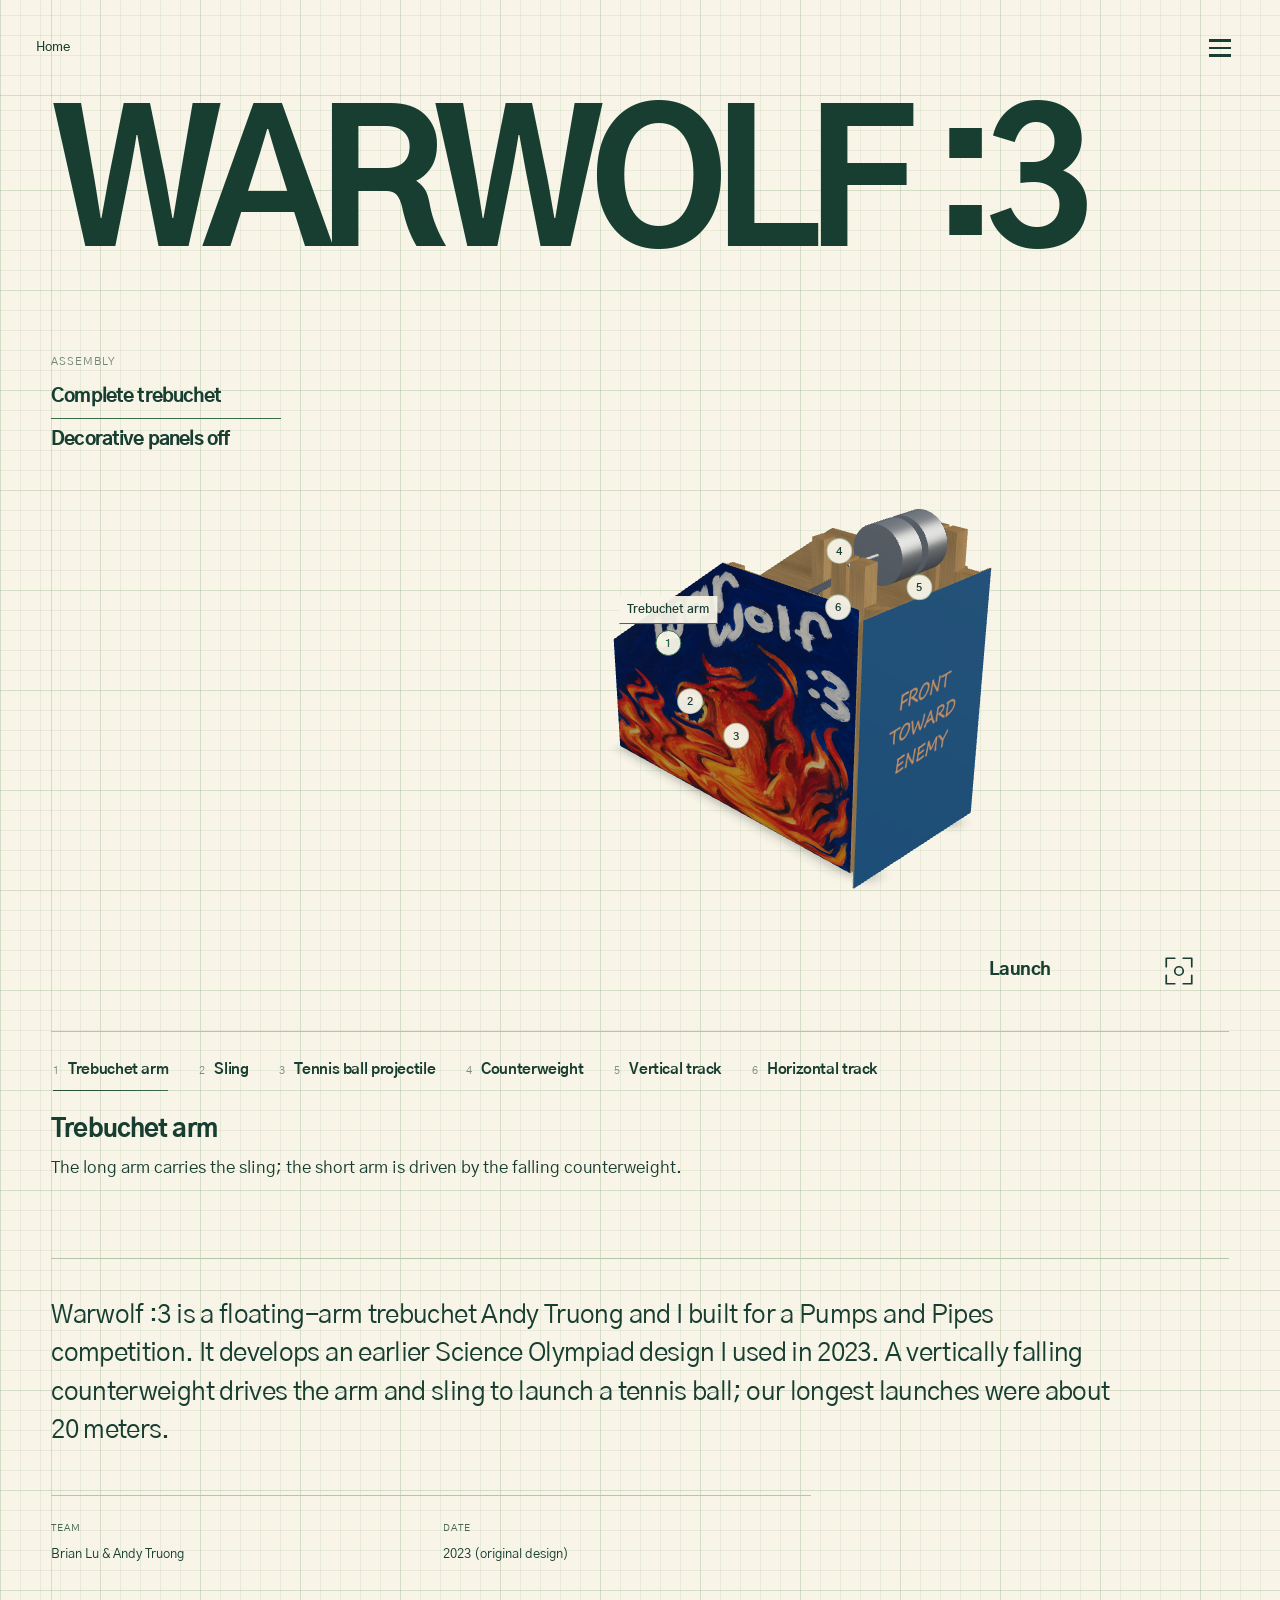
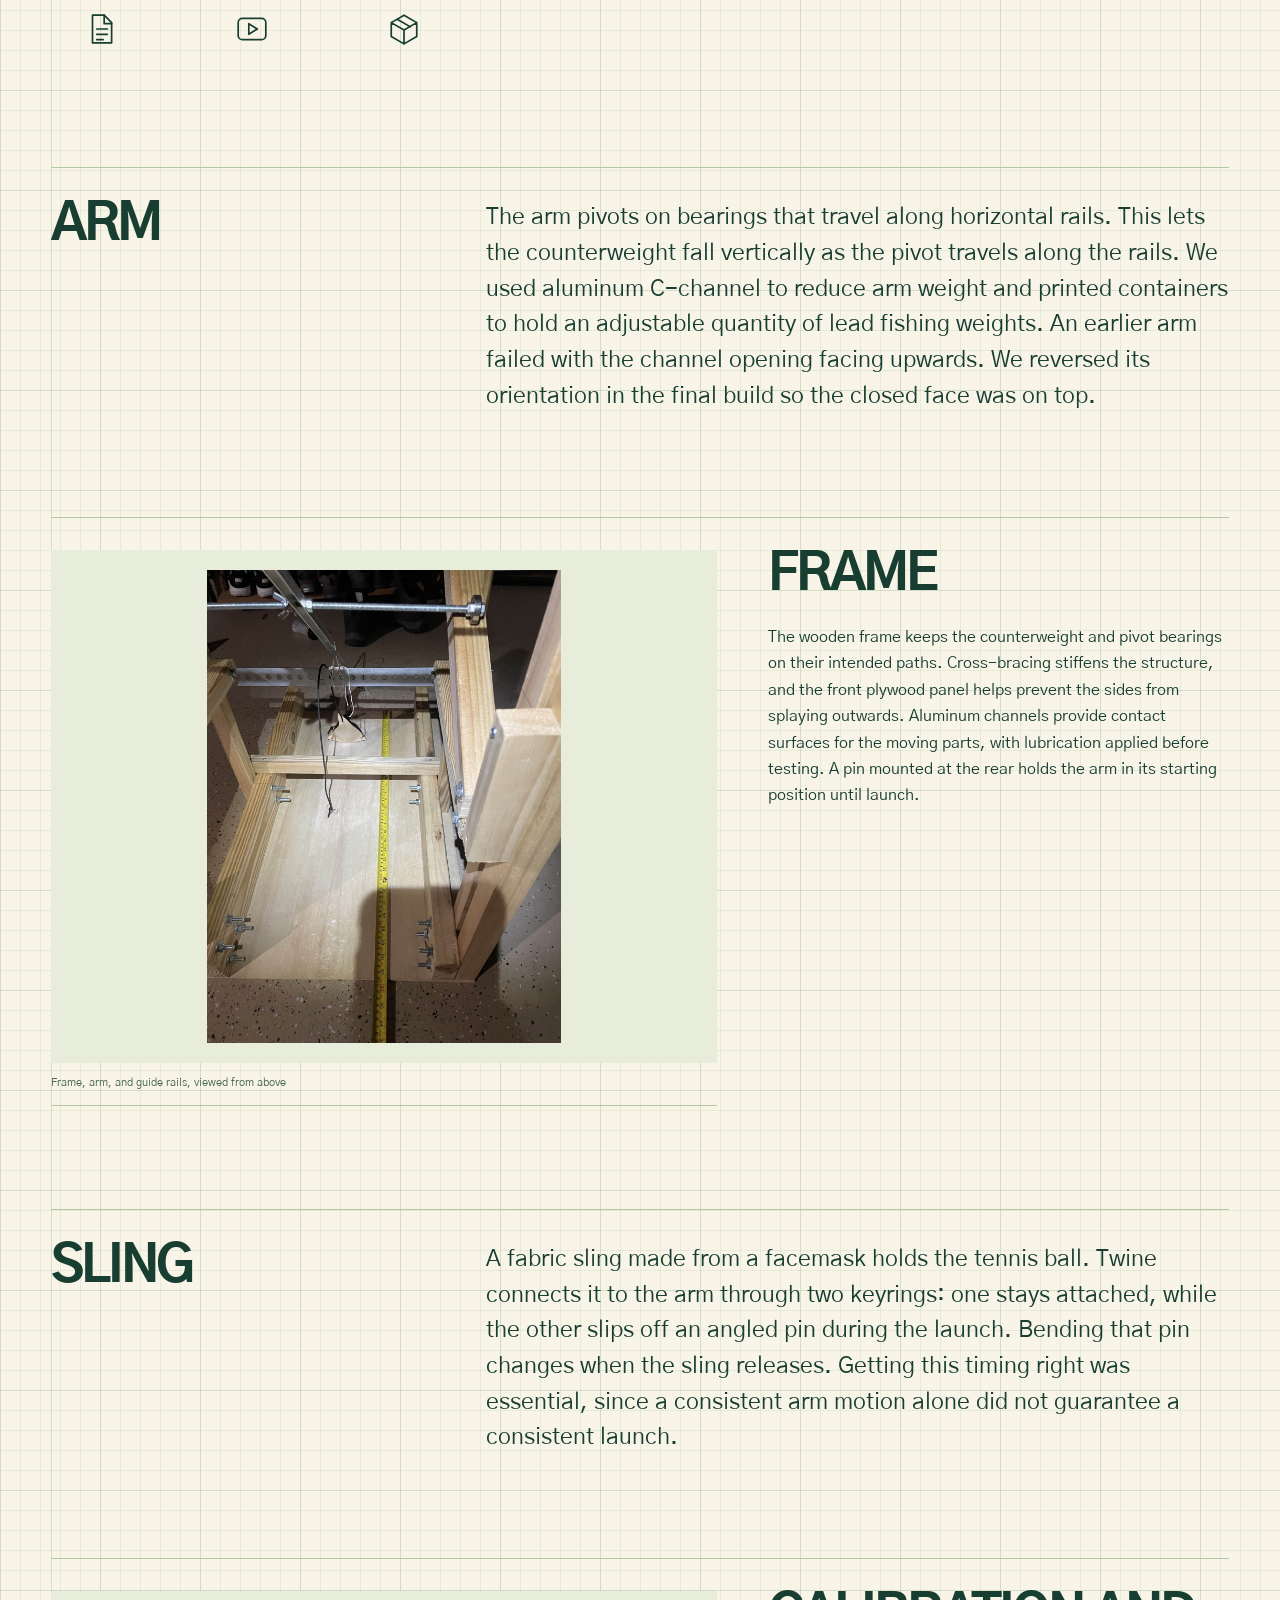
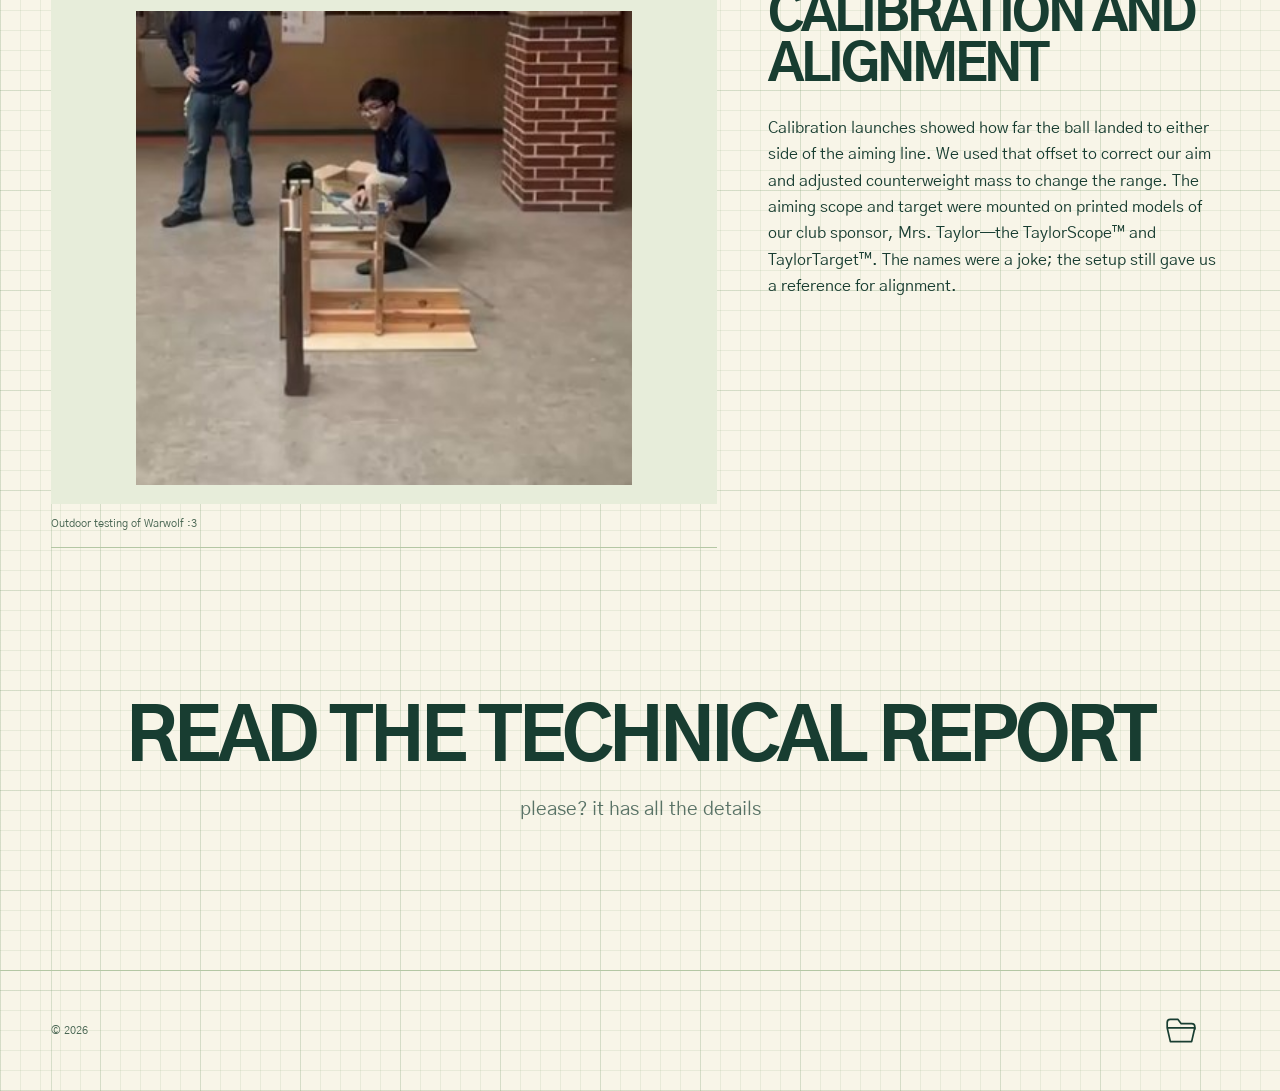
<file: warwolf.html>
<!doctype html><html lang="en"><head><meta charset="utf-8"><meta name="viewport" content="width=device-width,initial-scale=1"><meta name="theme-color" content="#f8f5e8"><title>Warwolf :3 — Andy Truong</title><meta name="description" content="Warwolf :3 is a floating-arm trebuchet Andy Truong and I built for a Pumps and Pipes competition. It develops an earlier Science Olympiad design I used in 2023. A vertically falling counterweight drives the arm and sling to launch a tennis ball; our longest launches were about 20 meters."><meta property="og:title" content="Warwolf :3 — Andy Truong"><meta property="og:description" content="Warwolf :3 is a floating-arm trebuchet Andy Truong and I built for a Pumps and Pipes competition. It develops an earlier Science Olympiad design I used in 2023. A vertically falling counterweight drives the arm and sling to launch a tennis ball; our longest launches were about 20 meters."><meta property="og:type" content="website"><link rel="icon" href="chudlet-brian.png?v=45e26fe54d" type="image/png"><link rel="stylesheet" href="theme.css?v=engineering-paper-20261027"><link rel="stylesheet" href="style.css?v=sidebar-drawings-20261105"><script src="site.js?v=dcf3233d84" defer></script><script src="model-viewer.js?v=d72ad7ccd6" type="module"></script><script src="warwolf.js?v=3391ac12a4" type="module"></script><link rel="stylesheet" href="psr-actions.css?v=project-format-20261102"><script src="psr-actions.js?v=project-format-20261102" defer></script></head><body class="project-page"><a class="skip-link" href="#main">Skip to content</a><header class="mobile-bar"><a href="index.html" class="home-placeholder" aria-label="Home — logo placeholder">Home</a><button class="menu-toggle" aria-expanded="false" aria-controls="site-navigation" aria-label="Open navigation"><span class="menu-lines" aria-hidden="true"><i></i><i></i><i></i></span></button></header><aside id="site-navigation" class="sidebar" hidden><a class="home-placeholder" href="index.html" aria-label="Home — logo placeholder">Home</a><nav aria-label="Portfolio"><a class="nav-project nav-project-psr9000"  href="psr9000.html" aria-label="PSR9000"><img src="psr-cad-drawing.webp" alt="" aria-hidden="true" loading="lazy" decoding="async"><span class="nav-project-title">PSR9000</span></a><a class="nav-project nav-project-warwolf" aria-current="page" href="warwolf.html" aria-label="Warwolf:3"><img src="warwolf-cad-drawing.webp" alt="" aria-hidden="true" loading="lazy" decoding="async"><span class="nav-project-title">Warwolf :3</span></a><a class="nav-about"  href="about.html">About</a></nav><div class="sidebar-footer"><div class="home-actions sidebar-actions" role="group" aria-label="Contact and résumé"><a class="morph-action action-resume" href="brian-lu-resume.pdf" target="_blank" rel="noopener" aria-label="Résumé"><span class="action-icon"><svg viewBox="0 0 32 32" fill="none" stroke="currentColor" stroke-width="1.6" stroke-linecap="round" stroke-linejoin="round" aria-hidden="true" focusable="false"><path d="M8 3h11l7 7v19H8V3Z"/><path d="M19 3v8h7M12 16h10M12 21h10M12 26h6"/></svg></span><span class="action-label">Résumé</span></a><a class="morph-action action-mail" href="mailto:truongquangandy@gmail.com" aria-label="Email truongquangandy@gmail.com"><span class="action-icon"><svg viewBox="0 0 32 32" fill="none" stroke="currentColor" stroke-width="1.6" stroke-linecap="round" stroke-linejoin="round" aria-hidden="true" focusable="false"><rect x="3" y="6" width="26" height="20" rx="3"/><path d="m4 8 10 8a3 3 0 0 0 4 0l10-8M4 24l8-8m16 8-8-8"/></svg></span><span class="action-label">truongquangandy@gmail.com</span></a><a class="morph-action action-linkedin" href="https://www.linkedin.com/in/andy-truong-b92306296/" target="_blank" rel="noopener" aria-label="LinkedIn"><span class="action-icon"><svg viewBox="0 0 32 32" fill="none" stroke="currentColor" stroke-width="1.6" stroke-linecap="round" stroke-linejoin="round" aria-hidden="true" focusable="false"><rect x="3" y="3" width="26" height="26" rx="5"/><path d="M10 14v9M15 23v-9m0 4a4 4 0 0 1 8 0v5"/><circle cx="10" cy="9" r="1" fill="currentColor" stroke="none"/></svg></span><span class="action-label">LinkedIn</span></a></div></div></aside><main id="main" class="content-page case-page"><header class="project-opening project-warwolf"><h1>Warwolf :3</h1></header><section class="warwolf-model primary-experience" id="explore-3d" aria-label="Interactive Warwolf model"><div class="model-workspace"><div class="model-control-panel"><div class="model-view-controls"><div class="model-view-group"><span class="eyebrow">Assembly</span><div class="model-states" aria-label="Warwolf assembly views"><button data-warwolf-state="complete" aria-pressed="true" disabled>Complete trebuchet</button><button data-warwolf-state="panels" aria-pressed="false" disabled>Decorative panels off</button></div></div></div></div><div class="model-viewport"><div class="warwolf-model-stage"><img class="warwolf-poster" src="trebuchet-1-0.jpg" alt="Warwolf trebuchet CAD assembly"><model-viewer environment-image="psr-studio-90396e81ff.hdr" data-warwolf data-details="warwolf-model.json?v=819252b050" data-action-center="-0.3451765605985174 0.6353379985015735 -0.05588647862896323" data-action-size="1.7514147157706048 1.814640381276193 0.4490506052970886" data-src="warwolf.glb?v=d8606ef5a4" camera-controls touch-action="pan-y" camera-orbit="-135deg 67deg auto" field-of-view="30deg" min-camera-orbit="auto 8deg 0.4m" max-camera-orbit="auto 170deg 5m" exposure=".95" tone-mapping="aces" shadow-intensity=".65" interaction-prompt="none" alt="Warwolf trebuchet with distinct helmet, dragon and FRONT TOWARD ENEMY painted panels, timber frame and metal guide rails"></model-viewer></div><div class="icon-links warwolf-utilities"><button class="warwolf-launch" type="button" aria-label="Launch" title="Launch arm animation" disabled><span class="launch-label">Launch</span></button><button class="icon-link warwolf-reset" aria-label="Reset view" title="Reset view"><span class="icon-link-glyph"><svg viewBox="0 0 32 32" fill="none" stroke="currentColor" stroke-width="1.6" stroke-linecap="round" stroke-linejoin="round" aria-hidden="true" focusable="false"><path d="M4 12V4h8M20 4h8v8M28 20v8h-8M12 28H4v-8"/><circle cx="16" cy="16" r="4"/></svg></span><span class="icon-link-label">Reset view</span></button></div></div></div><div class="warwolf-inspector"><div class="model-components" aria-label="Labeled Warwolf components"></div><div class="warwolf-detail" aria-live="polite"><h3></h3><p></p></div></div><p class="warwolf-status sr-only" role="status"></p></section><section class="project-overview" id="overview"><div class="overview-copy"><p>Warwolf :3 is a floating-arm trebuchet Andy Truong and I built for a Pumps and Pipes competition. It develops an earlier Science Olympiad design I used in 2023. A vertically falling counterweight drives the arm and sling to launch a tennis ball; our longest launches were about 20 meters.</p></div><dl class="project-meta"><div><dt>Team</dt><dd>Brian Lu & Andy Truong</dd></div><div><dt>Date</dt><dd>2023 (original design)</dd></div></dl><div class="icon-links project-resources" aria-label="Project documents and media"><a class="icon-link" href="https://drive.google.com/file/d/1_mbqjddvQb4GbMClSaOq0N6A9WhYworP/view" aria-label="Technical Report" title="Technical Report" target="_blank" rel="noopener" ><span class="icon-link-glyph"><svg viewBox="0 0 32 32" fill="none" stroke="currentColor" stroke-width="1.6" stroke-linecap="round" stroke-linejoin="round" aria-hidden="true" focusable="false"><path d="M8 3h11l7 7v19H8V3Z"/><path d="M19 3v8h7M12 16h10M12 21h10M12 26h6"/></svg></span><span class="icon-link-label">Technical Report</span></a><a class="icon-link" href="https://drive.google.com/drive/folders/185TLHeyJMLgKPLF4TBAFV265XlOfqmdn" aria-label="Launch Videos" title="Launch Videos" target="_blank" rel="noopener" ><span class="icon-link-glyph"><svg viewBox="0 0 32 32" fill="none" stroke="currentColor" stroke-width="1.6" stroke-linecap="round" stroke-linejoin="round" aria-hidden="true" focusable="false"><rect x="3" y="6" width="26" height="20" rx="4"/><path d="m13 11 8 5-8 5V11Z"/></svg></span><span class="icon-link-label">Launch Videos</span></a><a class="icon-link" href="https://cad.onshape.com/documents/2c646a221ec64088dfcc2ccf/w/56a2d403a39a98be39a0788e/e/70cf03b3b39b84306cce6ca5" aria-label="Onshape" title="Onshape" target="_blank" rel="noopener" ><span class="icon-link-glyph"><svg viewBox="0 0 32 32" fill="none" stroke="currentColor" stroke-width="1.6" stroke-linecap="round" stroke-linejoin="round" aria-hidden="true" focusable="false"><path d="m16 3 12 7v13l-12 7-12-7V10L16 3Zm0 14L4 10m12 7 12-7M16 17v13M10 7l12 7"/></svg></span><span class="icon-link-label">Onshape</span></a></div></section><section class="story-section story-text-only" id="chapter-1"><div class="story-copy"><div><h2>Arm</h2><p>The arm pivots on bearings that travel along horizontal rails. This lets the counterweight fall vertically as the pivot travels along the rails. We used aluminum C-channel to reduce arm weight and printed containers to hold an adjustable quantity of lead fishing weights. An earlier arm failed with the channel opening facing upwards. We reversed its orientation in the final build so the closed face was on top.</p></div></div></section><section class="story-section " id="chapter-2"><div class="story-copy"><div><h2>Frame</h2><p>The wooden frame keeps the counterweight and pivot bearings on their intended paths. Cross-bracing stiffens the structure, and the front plywood panel helps prevent the sides from splaying outwards. Aluminum channels provide contact surfaces for the moving parts, with lubrication applied before testing. A pin mounted at the rear holds the arm in its starting position until launch.</p></div></div><div class="gallery "><figure><img src="trebuchet-8-1.jpg" alt="Frame, arm, and guide rails, viewed from above" loading="lazy" decoding="async" ><figcaption>Frame, arm, and guide rails, viewed from above</figcaption></figure></div></section><section class="story-section story-text-only" id="chapter-3"><div class="story-copy"><div><h2>Sling</h2><p>A fabric sling made from a facemask holds the tennis ball. Twine connects it to the arm through two keyrings: one stays attached, while the other slips off an angled pin during the launch. Bending that pin changes when the sling releases. Getting this timing right was essential, since a consistent arm motion alone did not guarantee a consistent launch.</p></div></div></section><section class="story-section " id="chapter-4"><div class="story-copy"><div><h2>Calibration and Alignment</h2><p>Calibration launches showed how far the ball landed to either side of the aiming line. We used that offset to correct our aim and adjusted counterweight mass to change the range. The aiming scope and target were mounted on printed models of our club sponsor, Mrs. Taylor—the TaylorScope™ and TaylorTarget™. The names were a joke; the setup still gave us a reference for alignment.</p></div></div><div class="gallery "><figure><img src="trebuchet-6-0.jpg" alt="Outdoor testing of Warwolf :3" loading="lazy" decoding="async" ><figcaption>Outdoor testing of Warwolf :3</figcaption></figure></div></section><section class="technical-report-callout" aria-label="Technical report"><a href="https://drive.google.com/file/d/1_mbqjddvQb4GbMClSaOq0N6A9WhYworP/view" target="_blank" rel="noopener"><span>READ THE TECHNICAL REPORT</span></a><p>please? it has all the details</p></section><footer class="page-footer"><span>© 2026</span><div class="icon-links footer-icon-links"><a class="icon-link" href="https://drive.google.com/drive/folders/1BR8rSJl2p-wPivS2y2mq60LTKnoTgexL" aria-label="Project Reports" title="Project Reports" target="_blank" rel="noopener" ><span class="icon-link-glyph"><svg viewBox="0 0 32 32" fill="none" stroke="currentColor" stroke-width="1.6" stroke-linecap="round" stroke-linejoin="round" aria-hidden="true" focusable="false"><path d="M3 12V8a3 3 0 0 1 3-3h7l3 4h10a3 3 0 0 1 3 3v2"/><path d="M3 13h26l-3 13H6L3 13Z"/></svg></span><span class="icon-link-label">Project Reports</span></a></div></footer></main></body></html>
</file>
<file: theme.css>
@import url('https://fonts.googleapis.com/css2?family=Gothic+A1:wght@400;500;600;700;800&display=swap');

/* Cream engineering paper with green rules and a quiet major grid. */
:root{
 --bg:#f8f5e8;--ink:#183d31;--muted:#496653;--accent:#2d6546;
 --line:#b4c7a4;--dark:#edf0dc;--surface:#e7edda;
 --gold-shadow:#254d34;--gold-light:#376b43;--gold-mid:#386e47;--gold-highlight:#285838;
 --chart-blue:#2c6580;--image-ink:#183d31;--image-line:#779578;
 --panel-car:#e7edda;--panel-trebuchet:#edf0dc;--panel-wind:#e7edda;
 --paper-grid:linear-gradient(90deg,transparent 51px,#71966d40 51px,#71966d40 52px,transparent 52px),repeating-linear-gradient(0deg,#698f6326 0 1px,transparent 1px 100px),repeating-linear-gradient(90deg,#698f6326 0 1px,transparent 1px 100px),repeating-linear-gradient(0deg,#86a77a24 0 1px,transparent 1px 20px),repeating-linear-gradient(90deg,#86a77a24 0 1px,transparent 1px 20px);
}
</file>
<file: landing.css>
*{box-sizing:border-box}html{scroll-behavior:smooth;scroll-padding-top:30px}body{margin:0;background:var(--bg);color:var(--ink);font-family:'Century Gothic','Gothic A1','URW Gothic',Arial,sans-serif;-webkit-font-smoothing:antialiased}a{color:inherit;text-decoration:none}a:focus-visible{outline:2px solid var(--accent);outline-offset:6px}.wrap{width:min(1240px,calc(100% - 112px));margin-inline:auto}.skip-link{position:absolute;top:-100px;left:20px;z-index:5;padding:14px;background:white;color:var(--bg)}.skip-link:focus{top:12px}.site-header{display:flex;align-items:center;justify-content:space-between;padding-block:30px;border-bottom:1px solid var(--line)}.wordmark{font-size:28px;font-weight:800;letter-spacing:-2px}.wordmark span{color:var(--accent)}.site-header nav{display:flex;gap:38px;font-size:13px}.site-header nav a{padding:8px 0}.site-header nav a:hover,.text-link:hover,.contact-links a:hover{color:var(--accent)}.about-hero{display:grid;grid-template-columns:1fr 1.1fr;gap:9%;align-items:center;padding-block:86px 100px}.eyebrow{font-size:10px;letter-spacing:2px;line-height:1.7;font-weight:700;color:var(--muted);margin:0 0 26px}.status-dot{display:inline-block;width:6px;height:6px;background:var(--accent);border-radius:50%;margin-right:9px;vertical-align:middle}h1{font-size:clamp(76px,8.6vw,124px);letter-spacing:-7px;line-height:.94;margin:0 0 30px;font-weight:700}.title-dot{color:var(--accent)}.hero-role{font-size:20px;line-height:1.55;margin:0 0 35px;color:#254d3a}.about-copy{max-width:430px}.about-copy h2{font-size:13px;margin:0 0 14px}.about-copy p{color:var(--muted);font-size:14px;line-height:1.85;margin:0 0 14px}.hero-actions{display:flex;align-items:center;gap:28px;flex-wrap:wrap;margin-top:30px;font-size:12px}.button{display:inline-flex;gap:28px;align-items:center;background:var(--ink);color:var(--bg);padding:17px 20px;font-weight:700;transition:background .2s}.button:hover{background:var(--accent)}.text-link{padding:12px 0}.text-link span{margin-left:8px}.portrait-block{margin:0}.portrait-placeholder{position:relative;aspect-ratio:4/5;display:flex;align-items:center;justify-content:center;overflow:hidden;border:1px solid #a7be9d;background-color:#edf0dc;background-image:linear-gradient(#71966d20 1px,transparent 1px),linear-gradient(90deg,#71966d20 1px,transparent 1px);background-size:36px 36px}.portrait-placeholder:after{content:'';position:absolute;inset:14%;border:1px solid #71966d30;border-radius:50%}.portrait-index{position:absolute;top:24px;left:24px;font-size:9px;letter-spacing:2px;color:#4c7053}.portrait-initials{font-size:clamp(100px,13vw,190px);letter-spacing:-15px;color:#456e4933;font-weight:700;padding-right:12px}.portrait-label{position:absolute;bottom:24px;left:24px;right:24px;display:flex;align-items:center;gap:15px;color:#4c7053;font-size:9px;letter-spacing:2px}.crosshair{font-size:25px;font-weight:400}.portrait-block figcaption{display:flex;justify-content:space-between;gap:12px;font-size:10px;margin-top:16px;color:var(--muted)}.portrait-block figcaption span{color:#526e51}.projects-section{padding-block:64px 90px;border-top:1px solid var(--line)}.section-heading{display:flex;align-items:end;justify-content:space-between;margin-bottom:32px}.section-heading .eyebrow{margin-bottom:12px}h2{font-size:36px;letter-spacing:-1.2px;font-weight:500;margin:0}.section-number{font-size:10px;color:var(--muted);letter-spacing:2px}.project-grid{display:grid;grid-template-columns:1fr 1fr;gap:28px}.project-visual{height:290px;position:relative;background:#edf0dc;border:1px solid #a7be9d;overflow:hidden;display:flex;align-items:center;justify-content:center;transition:background .2s}.project-card:hover .project-visual{background:#e1e9d2}.project-visual img{width:82%;height:80%;object-fit:contain;transition:transform .3s}.project-card:hover img{transform:scale(1.04)}.project-index{position:absolute;top:22px;left:22px;font-size:11px;color:var(--muted)}.warwolf-visual{background:linear-gradient(135deg,#e7edda,#f2f1df)}.project-symbol{font-size:132px;letter-spacing:-12px;color:#456e4955;font-weight:700}.project-symbol span{font-size:24px;letter-spacing:-1px;vertical-align:top;color:#416544;margin-left:15px}.project-caption{display:flex;justify-content:space-between;align-items:center;margin-top:18px;gap:14px}.project-caption h3{font-size:18px;margin:0;font-weight:500}.project-caption p{margin:0;font-size:11px;color:var(--muted)}.contact-section{border-top:1px solid var(--line);padding-block:70px 80px}.contact-section .eyebrow{margin-bottom:18px}.contact-section>p:not(.eyebrow){color:var(--muted);font-size:15px}.contact-links{display:flex;gap:38px;flex-wrap:wrap;font-size:13px;margin-top:30px}.contact-links a{padding-block:10px;border-bottom:1px solid #779578}.contact-links span{margin-left:18px}.site-footer{padding-block:25px;display:flex;justify-content:space-between;border-top:1px solid var(--line);font-size:10px;color:var(--muted)}
@media(min-width:1600px){.about-hero{padding-block:110px}}
@media(max-width:900px){.wrap{width:calc(100% - 56px)}.about-hero{gap:6%;padding-block:65px}h1{font-size:84px;letter-spacing:-5px}.hero-role{font-size:17px}.hero-actions{gap:16px}.project-visual{height:230px}.project-caption{align-items:start;flex-direction:column;gap:8px}}
@media(max-width:600px){.wrap{width:calc(100% - 40px)}.site-header{padding-block:22px}.site-header nav{gap:22px;font-size:12px}.about-hero{grid-template-columns:1fr;gap:44px;padding-block:46px 56px}.eyebrow{font-size:9px;letter-spacing:1.3px}h1{font-size:86px}.hero-role{font-size:18px}.about-copy{max-width:none}.portrait-block{width:100%;max-width:430px}.portrait-placeholder{aspect-ratio:1/1}.portrait-initials{font-size:150px}.projects-section{padding-block:44px 54px}h2{font-size:29px}.section-number{display:none}.project-grid{grid-template-columns:1fr;gap:32px}.project-visual{height:250px}.project-caption{flex-direction:row;align-items:center}.contact-section{padding-block:48px}.contact-links{gap:12px;font-size:12px}.contact-links a{max-width:100%;overflow-wrap:anywhere}.site-footer{font-size:10px}.hero-actions{font-size:12px}}
@media(prefers-reduced-motion:reduce){html{scroll-behavior:auto}*,*:before,*:after{transition:none!important}}

.about-copy h2{letter-spacing:0}.contact-links a,.text-link{display:inline-flex;align-items:center;gap:12px}.contact-links span{margin-left:0}svg{vertical-align:middle;flex-shrink:0}

.home-placeholder{font-size:13px;font-weight:500;letter-spacing:normal}.home-placeholder:hover{color:var(--accent)}

/* Reveal white lettering and Texas A&M maroon together beneath one moving edge. */
.hero-greeting{margin:0 0 18px;color:var(--ink);font-size:18px;line-height:1.5}
.hero-name{width:fit-content;max-width:100%;line-height:1.05}
.name-line{position:relative;display:block;width:fit-content;padding:0 .06em .08em;margin-left:-.06em}
.name-highlight{position:absolute;inset:0;background:#500000;color:#fff;padding:inherit;clip-path:inset(0 100% 0 0);transition:clip-path .55s cubic-bezier(.22,.61,.36,1);pointer-events:none}
.hero-name:is(:hover,:focus-visible) .name-highlight{clip-path:inset(0)}
.hero-name:focus-visible{outline:2px solid #500000;outline-offset:8px}
@media(prefers-reduced-motion:reduce){.name-highlight{transition:none}}

body{background-image:var(--paper-grid)}
.skip-link{background:var(--ink);color:var(--bg)}


/* Geometry-rendered views share one camera and one pixel grid. */
.project-visual.engineering-drawing,.project-card:hover .engineering-drawing{background:transparent;padding:10px 22px}
.cad-isometric{position:relative;width:100%;height:100%}
.cad-isometric img{display:block;width:100%;height:100%;object-fit:contain;object-position:center;mix-blend-mode:normal;transition:none;transform:none}
.project-card:hover .cad-isometric img{transform:none}
.cad-isometric .cad-drawing{clip-path:inset(0);transition:clip-path .55s cubic-bezier(.22,.61,.36,1)}
.cad-render-reveal{position:absolute;inset:0;clip-path:inset(0 100% 0 0);transition:clip-path .55s cubic-bezier(.22,.61,.36,1);pointer-events:none}
.project-card:is(:hover,:focus-visible) .cad-drawing{clip-path:inset(0 0 0 100%)}
.project-card:is(:hover,:focus-visible) .cad-render-reveal{clip-path:inset(0)}
@media(prefers-reduced-motion:reduce){.cad-drawing,.cad-render-reveal{transition:none!important}}

/* Consistent green-and-white action highlights. */
:is(.home-placeholder,.site-header nav a,.text-link,.contact-links a,.site-footer a){padding:8px 10px;transition:background-color .18s ease,color .18s ease}
:is(.home-placeholder,.site-header nav a,.button,.text-link,.contact-links a,.site-footer a):is(:hover,:focus-visible){background:var(--ink);color:#fff;border-color:var(--ink);text-decoration:none}
.project-caption{padding:10px 12px;transition:background-color .18s ease,color .18s ease}
.project-card:is(:hover,:focus-visible) .project-caption{background:var(--ink);color:#fff}
.project-card:is(:hover,:focus-visible) .project-caption p{color:#fff}

/* Keep the portrait in the existing frame, with the face visible at every size. */
.portrait-photo{aspect-ratio:4/5;overflow:hidden;border:1px solid #a7be9d}
.portrait-photo img{display:block;width:100%;height:100%;object-fit:cover;object-position:center 25%}
@media(max-width:600px){.portrait-photo{aspect-ratio:1/1}}

/* Keep the introduction and project action comfortably within the opening view. */
.about-hero{grid-template-columns:.9fr 1.1fr;gap:8%;padding-block:clamp(24px,5vh,48px) 48px}
.about-hero .portrait-block{width:100%;max-width:400px;justify-self:center}
.about-hero .hero-name{font-size:clamp(60px,6.5vw,92px);letter-spacing:-4px;margin-bottom:20px}
.about-hero .hero-greeting{font-size:16px;margin-bottom:12px}
.about-hero .about-copy p{font-size:13px;line-height:1.65;margin-bottom:10px}
.about-hero .about-copy h2{margin-bottom:10px}
.about-hero .hero-actions{margin-top:18px;gap:20px}
@media(min-width:601px) and (max-height:700px){.about-hero{padding-block:24px 36px}.about-hero .portrait-block{max-width:320px}.about-hero .hero-name{font-size:clamp(54px,5.8vw,76px)}}
@media(max-width:600px){.about-hero{grid-template-columns:1fr;gap:20px;padding-block:24px 36px}.about-hero .portrait-block{width:clamp(120px,32vw,160px);justify-self:start}.about-hero .hero-name{font-size:clamp(44px,11vw,56px);letter-spacing:-2.5px;margin-bottom:16px}.about-hero .hero-greeting{font-size:15px;margin-bottom:8px}.about-hero .hero-actions{margin-top:16px;gap:16px}}
</file>
<file: style.css>
:root{--side:278px}*{box-sizing:border-box}html{scroll-behavior:smooth;scroll-padding-top:28px}body{margin:0;background:var(--bg);color:var(--ink);font-family:'Century Gothic','Gothic A1','URW Gothic',Arial,sans-serif;font-size:15px;line-height:1.45;-webkit-font-smoothing:antialiased}a{color:inherit;text-decoration:none}a:focus-visible,button:focus-visible{outline:2px solid var(--accent);outline-offset:7px}a:hover{text-decoration:underline;text-underline-offset:5px}img{display:block;max-width:100%}figure,p,h1,h2,dl,dd{margin:0}button{font:inherit}.skip-link{position:fixed;z-index:100;left:20px;top:-90px;background:var(--dark);padding:14px}.skip-link:focus{top:15px}.sidebar{position:fixed;inset:0 auto 0 0;width:var(--side);padding:30px 28px 27px 32px;display:flex;flex-direction:column;z-index:20}.wordmark{font-family:'Century Gothic','Gothic A1','URW Gothic',Arial,sans-serif;font-style:italic;font-weight:bold;font-size:64px;letter-spacing:-7px;line-height:1}.wordmark:hover{text-decoration:none}.sidebar nav{margin-top:95px}.nav-label{color:var(--muted);font-size:12px;margin-bottom:18px}.sidebar nav a{display:block;margin:9px 0;font-size:13px;letter-spacing:-.2px;line-height:1.45}.sidebar nav a[aria-current]{text-decoration:underline;text-underline-offset:5px}.other-links{margin-top:32px}.sidebar-footer{margin-top:auto;font-size:11px;color:var(--muted)}.sidebar-footer>div{display:flex;gap:19px;margin-top:22px;color:var(--ink)}main{margin-left:var(--side);padding:0 36px 0 24px;max-width:1750px}.intro{padding:105px 0 66px}.eyebrow{font-size:12px;letter-spacing:.025em;line-height:1.5;margin-bottom:23px}.intro h1{font-size:clamp(30px,3.25vw,58px);line-height:1.12;font-weight:400;letter-spacing:-.045em;max-width:1100px;text-wrap:pretty}.home-intro{padding-bottom:62px}.home-intro h1{max-width:1000px}.intro-bottom{margin-top:42px;display:flex;justify-content:space-between;align-items:flex-end;font-size:13px}.intro-bottom p{color:var(--muted)}.project-card{display:block;margin-bottom:64px}.project-card:hover{text-decoration:none}.project-image{position:relative;overflow:hidden;aspect-ratio:1.65;background:var(--surface);display:grid;place-items:center}.project-image img{width:100%;height:100%;object-fit:contain;padding:7%;transition:transform .65s cubic-bezier(.2,.65,.3,1)}.project-card:hover .project-image img{transform:scale(1.025)}.image-psr9000{background:var(--panel-car)}.image-warwolf{background:var(--panel-trebuchet)}.image-wind-turbine{background:var(--panel-wind)}.image-bungee-drop{background:var(--panel-bungee)}.image-arrow{position:absolute;right:25px;bottom:22px;border:1px solid var(--image-line);border-radius:50%;color:var(--image-ink);width:44px;height:44px;display:grid;place-items:center;font-size:25px}.project-caption{display:flex;justify-content:space-between;gap:20px;padding-top:15px;align-items:baseline}.project-caption h2{font-size:17px;font-weight:400;letter-spacing:-.035em}.project-caption h2 span{color:var(--muted)}.project-number{font-size:11px;color:var(--muted)}.closing{padding:50px 0 105px}.closing h2{font-weight:400;font-size:clamp(36px,5.5vw,86px);line-height:1.08;letter-spacing:-.05em;margin-bottom:30px}.closing>a{font-size:16px}.page-footer{display:flex;flex-wrap:wrap;justify-content:space-between;gap:15px;border-top:1px solid var(--line);padding:22px 0 28px;font-size:11px;color:var(--muted)}.case-intro{padding-bottom:53px}.case-intro h1{font-size:clamp(28px,2.8vw,46px);max-width:1120px;line-height:1.14}.project-meta{display:grid;grid-template-columns:1.1fr 1.5fr 1.1fr .6fr;gap:24px;margin-top:45px;font-size:12px}.project-meta dt{color:var(--muted);margin-bottom:5px}.resource-links{display:flex;gap:25px;flex-wrap:wrap;margin-top:28px;font-size:12px}.case-hero{aspect-ratio:1.65;display:grid;place-items:center}.case-hero img{width:100%;height:100%;object-fit:contain;padding:6%}.story-section{padding-top:84px}.story-copy{display:grid;grid-template-columns:1fr 2.2fr;gap:28px;padding-bottom:34px}.story-copy>.eyebrow{color:var(--muted)}.story-copy h2{font-size:clamp(27px,2.8vw,40px);line-height:1.1;font-weight:400;letter-spacing:-.04em;margin-bottom:22px}.story-copy>div>p{max-width:650px;color:var(--ink);font-size:16px;line-height:1.6}.gallery{display:grid;grid-template-columns:1fr;gap:20px}.gallery.paired{grid-template-columns:1fr 1fr}.gallery figure{min-width:0}.gallery img{width:100%;height:520px;object-fit:contain;background:var(--surface);padding:4%}.gallery.paired img{height:400px}.gallery figcaption{font-size:11px;color:var(--muted);margin-top:10px}.next-project{display:block;margin:100px 0 55px;border-top:1px solid var(--line);padding-top:30px}.next-project:hover{text-decoration:none}.next-project>.eyebrow{display:block}.next-project>span:last-child{font-size:clamp(38px,5vw,75px);letter-spacing:-.05em;display:flex;justify-content:space-between;align-items:center;gap:15px}.about-lead{font-size:20px;max-width:740px;line-height:1.5;margin-top:35px}.about-details{border-top:1px solid var(--line);padding:55px 0 75px;display:grid;grid-template-columns:1fr 1.4fr;gap:40px}.about-details h2{font-weight:400;font-size:55px;line-height:1.1;letter-spacing:-.05em}.about-details dl>div{padding:15px 0;border-bottom:1px solid var(--line)}.about-details dt{font-size:12px;color:var(--muted);margin-bottom:6px}.mobile-bar{display:none}
@media(min-width:1700px){main{padding-right:60px;padding-left:55px}.sidebar{padding-left:40px}.intro{padding-top:125px}}
@media(max-width:1050px){:root{--side:235px}.sidebar{padding-left:24px;padding-right:20px}.sidebar nav a{font-size:12px}main{padding-right:26px;padding-left:12px}.project-meta{grid-template-columns:1fr 1fr}.gallery.paired img{height:300px}}
@media(max-width:760px){html{scroll-padding-top:100px}.mobile-bar{position:sticky;top:0;display:flex;justify-content:space-between;align-items:center;padding:17px 20px;background:var(--bg);z-index:40}.wordmark{font-size:49px;letter-spacing:-5px}.desktop-mark{display:none}.menu-toggle{border:0;width:44px;height:44px;border-radius:50%;background:var(--dark);color:var(--ink);display:grid;align-content:center;justify-content:center;gap:6px;cursor:pointer}.menu-toggle span{display:block;width:16px;height:1px;background:currentColor;transition:transform .2s}.menu-toggle[aria-expanded=true] span:first-child{transform:translateY(3.5px) rotate(45deg)}.menu-toggle[aria-expanded=true] span:last-child{transform:translateY(-3.5px) rotate(-45deg)}.sidebar{display:none;inset:82px 0 0;width:100%;background:var(--bg);padding:30px 25px;z-index:35}.sidebar.is-open{display:flex}.sidebar nav{margin-top:0}.sidebar nav a{font-size:21px;margin:16px 0}.nav-label{font-size:12px}.sidebar-footer{font-size:13px}main{margin-left:0;padding:0 20px}.intro{padding-top:45px;padding-bottom:42px}.intro h1{font-size:clamp(31px,6.5vw,46px);line-height:1.14;letter-spacing:-.045em}.eyebrow{font-size:11px;margin-bottom:20px}.intro-bottom{margin-top:30px;font-size:12px}.project-card{margin-bottom:40px}.project-image{aspect-ratio:1.22}.project-caption h2{font-size:15px}.project-caption h2 span{display:block;font-size:12px;margin-top:3px;letter-spacing:0}.image-arrow{right:14px;bottom:14px;width:34px;height:34px;font-size:20px}.closing{padding:30px 0 65px}.closing h2{font-size:45px}.page-footer{font-size:10px;gap:14px}.page-footer a:last-child{display:none}.case-intro h1{font-size:29px}.project-meta{font-size:11px;gap:20px 16px;margin-top:30px}.resource-links{gap:14px 22px;font-size:11px;margin-top:25px}.case-hero{aspect-ratio:1.2}.story-section{padding-top:52px}.story-copy{grid-template-columns:1fr;gap:0;padding-bottom:25px}.story-copy h2{font-size:29px}.story-copy>div>p{font-size:15px;line-height:1.55}.gallery.paired{grid-template-columns:1fr}.gallery img,.gallery.paired img{height:330px}.gallery figcaption{line-height:1.4}.next-project{margin-top:65px;margin-bottom:35px}.next-project>span:last-child{font-size:42px}.about-lead{font-size:18px}.about-details{grid-template-columns:1fr;gap:25px;padding:35px 0 45px}.about-details h2{font-size:42px}}
@media(prefers-reduced-motion:reduce){html{scroll-behavior:auto}*,*::before,*::after{transition:none!important}}

.wordmark,.eyebrow{color:var(--accent)}a:hover{color:var(--accent)}.sidebar nav a[aria-current]{color:var(--accent)}.project-card:hover .project-caption h2{color:var(--accent)}.menu-toggle{color:var(--accent)}.image-arrow{background:var(--surface)}.model-section{margin-top:5px}.model-heading{display:flex;justify-content:space-between;align-items:end;gap:20px;margin-bottom:23px}.model-heading .eyebrow{margin-bottom:12px}.model-heading h2{font-size:clamp(30px,3vw,46px);font-weight:400;letter-spacing:-.04em;line-height:1.1}.model-reset{border:0;border-bottom:1px solid var(--line);padding:8px 0;background:none;color:var(--ink);font:inherit;font-size:12px;cursor:pointer}.model-reset:disabled{opacity:.4;cursor:default}.model-stage{position:relative;width:100%;height:clamp(360px,48vw,680px);background:var(--panel-car);overflow:hidden}.model-stage model-viewer{position:absolute;inset:0;width:100%;height:100%;--progress-bar-color:var(--image-ink);--progress-bar-height:3px}.model-poster{position:absolute;inset:0;padding:6%;display:grid;place-items:center;background:var(--panel-car)}.model-poster[hidden]{display:none}.model-poster>img{width:100%;height:100%;object-fit:contain}.model-load{position:absolute;bottom:26px;left:50%;transform:translateX(-50%);display:flex;gap:40px;align-items:center;justify-content:center;border:0;border-radius:2px;padding:15px 22px;min-width:200px;background:var(--dark);color:var(--ink);font:inherit;font-size:14px;cursor:pointer;box-shadow:0 5px 22px #0002}.model-load:hover{color:var(--accent)}.model-load:disabled{cursor:progress}.model-caption{display:flex;justify-content:space-between;gap:15px;margin-top:14px;font-size:11px;color:var(--muted)}.model-caption>p{max-width:65%}@media(max-width:760px){.model-heading{align-items:center}.model-heading h2{font-size:30px}.model-reset{font-size:11px}.model-stage{height:380px}.model-load{bottom:18px}.model-caption{flex-direction:column;gap:5px}.model-caption>p{max-width:none}}
.model-tools{display:flex;align-items:center;justify-content:space-between;gap:15px;flex-wrap:wrap}.model-states{display:flex;gap:5px;flex-wrap:wrap}.model-states button,.model-label-toggle,.model-components button{font:inherit;font-size:12px;cursor:pointer;border:1px solid var(--line);background:transparent;color:var(--ink);padding:10px 14px;border-radius:2px}.model-states button[aria-pressed=true]{background:var(--accent);border-color:var(--accent);color:var(--dark)}.model-states button:disabled{opacity:.5;cursor:wait}.model-label-toggle{border:0;padding-right:0;color:var(--accent)}.model-state-description{font-size:12px;color:var(--muted);margin:14px 0 18px;min-height:18px}.model-poster>p{color:var(--image-ink);font-size:15px}.model-load[hidden]{display:none}.model-inspector{padding:22px 0 0}.model-inspector[hidden]{display:none}.model-components{display:flex;gap:7px;flex-wrap:wrap}.model-components button{font-size:11px;padding:8px 11px}.model-components button[aria-pressed=true]{border-color:var(--accent);color:var(--accent)}.model-detail{padding-top:19px;max-width:650px;min-height:105px}.model-detail h3{margin:0 0 8px;font-size:20px;font-weight:400;letter-spacing:-.02em}.model-detail>p{font-size:14px;line-height:1.6;color:var(--muted)}.model-hotspot{position:relative;display:flex;align-items:center;gap:0;padding:0;background:transparent;border:0;cursor:pointer;color:var(--image-ink);font:inherit;--min-hotspot-opacity:.2}.hotspot-number{display:grid;place-items:center;min-width:27px;height:27px;border-radius:50%;background:var(--dark);color:var(--accent);font-size:12px;border:1px solid var(--accent);box-shadow:0 2px 8px #0003}.hotspot-label{display:none;position:absolute;left:34px;top:0;background:var(--dark);color:var(--ink);font-size:11px;padding:6px 9px;white-space:nowrap;border-radius:2px;pointer-events:none}.model-hotspot.is-active .hotspot-number{background:var(--accent);color:var(--dark)}.model-hotspot.is-active .hotspot-label{display:block}.labels-off .model-hotspot{display:none}.model-hotspot:not([data-visible]){opacity:.3}@media(max-width:760px){.model-states button{padding:9px 10px;font-size:11px}.model-label-toggle{font-size:11px}.model-tools{gap:7px}.model-stage{height:380px}.model-detail{min-height:125px}.model-detail h3{font-size:19px}.model-hotspot .hotspot-label{display:none!important}.hotspot-number{min-width:25px;height:25px;font-size:11px}}
.model-reset{white-space:nowrap}

/* Bungee measured-data explorer */
.bungee-explorer{margin:0 0 100px;border-top:1px solid var(--line);padding-top:35px}
.data-heading{display:flex;justify-content:space-between;gap:30px;align-items:end;margin-bottom:30px}
.data-heading h2{font-size:clamp(28px,3vw,42px);font-weight:400;letter-spacing:-.04em;margin:12px 0 0}
.data-heading>p{color:var(--muted);font-size:14px;line-height:1.6}
.data-toolbar{display:flex;align-items:center;gap:18px;flex-wrap:wrap;padding:16px 0;border-top:1px solid var(--line)}
.data-toolbar button,.data-toolbar select{font:inherit;font-size:13px;color:var(--ink);border:1px solid var(--line);border-radius:5px;background:var(--dark);padding:10px 14px;cursor:pointer}
.data-modes{display:flex;gap:4px}.data-modes button[aria-pressed=true]{background:var(--accent);color:var(--dark);border-color:var(--accent)}
.data-toolbar label{font-size:12px;color:var(--muted);display:flex;gap:10px;align-items:center}
#data-reset{margin-left:auto}.data-plot{height:540px;min-width:0;border:1px solid var(--line);border-radius:8px;overflow:hidden;background:var(--dark)}
.data-loading{padding:40px;color:var(--muted)}.data-readout{display:flex;justify-content:space-between;gap:20px;font-size:13px;padding:20px 0 8px;color:var(--accent);font-variant-numeric:tabular-nums}
#point-readout{color:var(--ink)}.data-help{color:var(--muted);font-size:12px}.data-notes{border-top:1px solid var(--line);margin-top:25px;padding-top:15px;max-width:820px;font-size:13px;color:var(--muted);line-height:1.7}
.data-notes a{color:var(--accent)}.data-notes code{font-size:11px}.data-table{margin-top:25px;font-size:13px}.data-table summary{cursor:pointer;color:var(--accent);padding:15px 0}.data-table-scroll{max-height:350px;overflow:auto}.data-table table{width:100%;border-collapse:collapse;text-align:left;font-variant-numeric:tabular-nums}.data-table th,.data-table td{padding:12px;border-bottom:1px solid var(--line)}.data-table caption{text-align:left;padding:15px;color:var(--muted)}
@media(max-width:700px){.data-heading{display:block}.data-heading>p{margin-top:18px}.data-plot{height:430px}.data-readout{flex-direction:column;gap:10px}.data-toolbar{gap:10px}#data-reset{margin-left:0}.data-toolbar label{flex-wrap:wrap}.bungee-explorer{margin-bottom:60px}.data-table th,.data-table td{padding:10px 5px;font-size:11px}}

/* Report summaries */
.home-summary{max-width:700px;margin-top:30px;color:var(--muted);font-size:18px;line-height:1.6}
.case-summary{max-width:780px;margin-top:35px}.case-summary>.eyebrow{margin-bottom:14px}.case-summary>p:last-child{font-size:20px;line-height:1.6}
.case-intro h1{font-size:clamp(48px,6vw,88px)}
.gallery:empty{display:none}
@media(max-width:760px){.case-intro h1{font-size:44px}.case-summary>p:last-child,.home-summary{font-size:17px}.case-summary{margin-top:28px}}

/* Use the supplied transparent PNG unchanged; frame its visible artwork. */
.brand-mark{--brand-width:84px;position:relative;display:block;flex:none;width:var(--brand-width);height:calc(var(--brand-width) * 478 / 440);overflow:hidden;line-height:0}
.brand-mark img{position:absolute;max-width:none;width:calc(var(--brand-width) * 800 / 440);height:auto;left:calc(var(--brand-width) * -153 / 440);top:calc(var(--brand-width) * -85 / 440)}
.sidebar nav{margin-top:68px}
@media(max-width:760px){.brand-mark{--brand-width:45px}.desktop-mark{display:none}.sidebar nav{margin-top:0}}
/* Full viewport project covers and navigation opened on request. */
html{scroll-padding-top:110px}
.mobile-bar{position:fixed;inset:0 0 auto;z-index:80;display:flex;align-items:center;justify-content:space-between;padding:24px 36px;background:none;pointer-events:none}
.mobile-bar>a,.mobile-bar>button{pointer-events:auto}.mobile-bar .brand-mark{--brand-width:50px;filter:drop-shadow(0 2px 8px #0005)}
.menu-toggle{display:flex;align-items:center;justify-content:center;gap:16px;width:auto;height:48px;padding:0 20px;border:1px solid var(--line);border-radius:30px;background:var(--bg);color:var(--ink);cursor:pointer}
.menu-toggle .menu-word{display:block;width:auto;height:auto;background:none;font-size:12px;text-transform:uppercase;letter-spacing:.1em;transition:none}
.menu-toggle .menu-lines{display:grid;gap:5px;width:17px;height:auto;background:none}.menu-lines i{display:block;width:17px;height:1px;background:var(--accent);transition:transform .2s}
.menu-toggle[aria-expanded=true] span:first-child,.menu-toggle[aria-expanded=true] span:last-child{transform:none}
.menu-toggle[aria-expanded=true] .menu-lines i:first-child{transform:translateY(3px) rotate(45deg)}.menu-toggle[aria-expanded=true] .menu-lines i:last-child{transform:translateY(-3px) rotate(-45deg)}
.sidebar{inset:0;width:100%;height:100dvh;display:none;background:var(--bg);padding:125px clamp(28px,8vw,140px) 35px;z-index:70;overflow:auto}
.sidebar[hidden]{display:none!important}.sidebar.is-open{display:flex}.sidebar .desktop-mark{display:none}.sidebar nav{margin:0}
.sidebar nav a{font-size:clamp(22px,3.8vw,55px);line-height:1.2;letter-spacing:-.04em;margin:12px 0}.sidebar .other-links{margin-top:30px}.sidebar .other-links a{font-size:clamp(19px,2vw,28px)}.sidebar-footer{padding-top:35px;font-size:12px}.sidebar-footer>div{margin-top:14px}
main{margin-left:0;max-width:1440px;margin-inline:auto;padding-inline:clamp(24px,6vw,100px)}.intro{padding-top:160px}
.home-page{max-width:none;padding:0}.home-page>.page-footer,.home-page>.closing{margin-inline:clamp(24px,6vw,100px)}
.home-cover{position:relative;height:100svh;min-height:640px;overflow:hidden;background:var(--bg)}
.cover-intro{position:absolute;top:125px;left:4vw;right:4vw;z-index:1;pointer-events:none}.cover-intro .eyebrow{margin-bottom:8px}
.cover-intro h1{font-size:17.6vw;font-weight:800;line-height:.85;letter-spacing:-.085em;white-space:nowrap;color:var(--ink)}
.car-cover{position:absolute;inset:25% 0 10%;display:block;z-index:2;overflow:visible}.car-cover model-viewer{position:absolute;inset:0;width:100%;height:100%;pointer-events:none;--poster-color:transparent}
.car-cover-poster{position:absolute;width:65%;height:90%;left:18%;object-fit:contain;mix-blend-mode:screen;opacity:.2}.car-cover.is-loaded .car-cover-poster{opacity:0}
.cover-caption{position:absolute;left:4vw;right:4vw;bottom:-3%;display:flex;align-items:end;justify-content:space-between;gap:20px;color:var(--ink)}
.cover-caption .eyebrow{display:block;margin-bottom:6px;color:var(--accent)}.cover-caption strong{font-size:clamp(30px,4vw,65px);font-weight:400;letter-spacing:-.055em;line-height:1}
.cover-link{font-size:14px;border-bottom:1px solid var(--accent);padding-bottom:9px}.cover-scroll{position:absolute;right:4vw;bottom:24px;color:var(--muted);font-size:11px;text-transform:uppercase;letter-spacing:.08em;z-index:3}
.home-projects{scroll-margin-top:0}.immersive-project{position:relative;height:100svh;min-height:640px;display:block;overflow:hidden;border-top:1px solid var(--line)}.immersive-project.is-project-hover{text-decoration:none}
.immersive-art{position:absolute;inset:0;overflow:hidden;display:grid;place-items:center}.immersive-art img{width:100%;height:100%;object-fit:contain;transition:transform 1s cubic-bezier(.2,.65,.3,1)}.immersive-project.is-project-hover .immersive-art img{transform:scale(1.025)}
.warwolf-cover{background:var(--accent);color:var(--bg)}.warwolf-cover .immersive-art{inset:0 0 7%}.warwolf-cover .immersive-art img{width:95%;height:100%;mix-blend-mode:multiply;object-fit:contain}
.immersive-number{position:absolute;left:4vw;top:11%;font-size:12px;text-transform:uppercase;letter-spacing:.06em}
.immersive-caption{position:absolute;bottom:5%;left:4vw;right:4vw;display:flex;align-items:end;justify-content:space-between;gap:20px}.immersive-caption h2{font-size:clamp(46px,10vw,160px);font-weight:800;letter-spacing:-.075em;line-height:.9}.immersive-caption>span{white-space:nowrap;font-size:13px;margin-bottom:6px}
.warwolf-cover.is-project-hover{color:var(--bg)}.bungee-cover{background:var(--bg);color:var(--ink)}.bungee-cover .immersive-art{inset:5% 0 10%}.bungee-cover .immersive-art img{width:100%;height:100%;object-fit:contain}.bungee-cover .immersive-number{color:var(--accent);top:5%}
.home-about{padding:110px 6vw;display:grid;grid-template-columns:1fr 3fr;gap:30px}.home-about h2{font-size:clamp(30px,4.5vw,72px);font-weight:400;line-height:1.1;letter-spacing:-.05em;max-width:1000px}.home-about>div{grid-column:2;display:flex;justify-content:space-between;gap:35px;font-size:14px;color:var(--muted);line-height:1.6}.home-about>div p{max-width:530px}.home-about>div a{color:var(--accent);white-space:nowrap}
@media(max-width:760px){
 .mobile-bar{padding:16px 20px}.mobile-bar .brand-mark{--brand-width:42px}.menu-toggle{height:42px;padding:0 16px;gap:12px}.menu-toggle .menu-word{font-size:10px}
 .sidebar{inset:0;padding:110px 25px 30px;height:100dvh}.sidebar nav a{font-size:26px;margin:17px 0}.sidebar .other-links a{font-size:21px}.sidebar-footer{padding-top:25px}main{padding-inline:22px}.intro{padding-top:120px}.home-page{padding:0}
 .home-cover{height:100svh;min-height:600px}.cover-intro{top:120px;left:22px;right:22px}.cover-intro h1{font-size:17vw;letter-spacing:-.075em}.cover-intro .eyebrow{font-size:10px}.car-cover{inset:28% -20% 20%}.car-cover-poster{width:90%;left:5%}
 .car-cover .cover-caption{left:calc(14.286% + 22px);right:calc(14.286% + 22px);bottom:-19%;align-items:end}.cover-caption strong{font-size:36px}.cover-caption .eyebrow{font-size:9px}.cover-link{font-size:11px}.cover-scroll{right:22px;bottom:22px;font-size:10px}
 .immersive-project{height:100svh;min-height:600px}.immersive-number{left:22px;top:13%;font-size:10px}.immersive-caption{left:22px;right:22px;bottom:6%;display:block}.immersive-caption h2{font-size:13vw;margin-bottom:18px}.immersive-caption>span{font-size:12px}.warwolf-cover .immersive-art{inset:12% -25% 20%}.warwolf-cover .immersive-art img{width:100%;height:100%}
 .bungee-cover .immersive-art{inset:12% -25% 20%}.bungee-cover .immersive-number{top:12%}.home-about{padding:75px 24px;display:block}.home-about h2{font-size:36px}.home-about>div{display:block;margin-top:25px}.home-about>div a{display:inline-block;margin-top:20px}
}
@media(prefers-reduced-motion:reduce){.immersive-art img{transition:none}}

html:has(.home-page){scroll-padding-top:0}
/* Each homepage item is one viewport and one native scroll-snap stop. */
html:has(.home-page){scroll-snap-type:y mandatory;scroll-padding:0}
.home-cover,.home-projects>.immersive-project,.home-about{height:100svh;min-height:0;scroll-snap-align:center;scroll-snap-stop:always;scroll-margin:0}
.home-projects{display:contents}
.home-about{padding:120px 6vw 24px;grid-template-columns:1fr 3fr;grid-template-rows:auto auto 1fr auto;gap:24px;overflow:auto}
.home-about>h2{font-size:clamp(30px,4.2vw,64px)}
.home-about>.home-about-copy{grid-column:2;display:flex;justify-content:space-between;gap:30px;align-items:start}
.home-about>.home-contact{grid-column:2;display:block;align-self:center}.home-contact .eyebrow{margin-bottom:12px}.home-contact>a{font-size:clamp(22px,3vw,44px);letter-spacing:-.04em;color:var(--accent)}
.home-about>.page-footer{grid-column:1/-1;width:100%;margin:0;align-self:end}
.bungee-cover .bungee-live-art{inset:11% 6% 20%;pointer-events:none}
#home-bungee-plot{position:absolute;inset:0;width:100%;height:100%;pointer-events:none}
.bungee-live-art .home-bungee-poster{position:absolute;inset:0;width:100%;height:100%;object-fit:contain}
.bungee-live-art.is-loaded .home-bungee-poster{display:none}
.home-pagination{position:fixed;right:12px;top:50%;transform:translateY(-50%);z-index:60;display:flex;flex-direction:column;gap:4px}
.home-pagination a{display:grid;place-items:center;width:32px;height:28px;border-radius:20px;background:color-mix(in srgb,var(--bg) 70%,transparent)}
.home-pagination span{display:block;width:6px;height:6px;border-radius:50%;background:var(--muted)}.home-pagination a[aria-current] span{background:var(--accent);box-shadow:0 0 0 3px var(--line)}
body:has(.sidebar.is-open) .home-pagination{visibility:hidden}
@media(max-width:760px){
 .home-about{display:flex;flex-direction:column;gap:20px;padding:110px 24px 16px}.home-about>.eyebrow{margin:0}.home-about>h2{font-size:clamp(25px,7vw,36px)}
 .home-about>.home-about-copy{display:block;margin:0;font-size:13px}.home-about>.home-about-copy a{margin-top:12px}.home-about>.home-contact{display:block;margin:0;align-self:start}.home-contact .eyebrow{margin-bottom:8px}.home-contact>a{font-size:22px}.home-about>.page-footer{margin-top:auto;font-size:9px;padding:16px 0 0}
 .bungee-cover .bungee-live-art{inset:13% -12% 22%}.home-pagination{right:5px}.home-pagination a{width:25px;height:25px}
}
@media(max-height:620px){.home-about{height:auto;min-height:100svh}.cover-intro{top:95px}.cover-intro h1{font-size:min(17vw,28vh)}}
@media(prefers-reduced-motion:reduce){html:has(.home-page){scroll-behavior:auto}}

.bungee-cover .immersive-number,.warwolf-cover .immersive-number{top:110px}
/* One display style for project titles on covers and project pages. */
.cover-caption strong,.immersive-caption h2,.case-intro h1,.next-project>span:last-child{
 font-family:'Century Gothic','Gothic A1','URW Gothic',Arial,sans-serif;font-size:clamp(46px,10vw,160px);font-weight:800;letter-spacing:-.075em;line-height:.9;text-transform:uppercase;
}
.car-cover{inset:0}
.car-cover model-viewer{inset:12% 0 12%;width:100%;height:76%;--progress-bar-height:0}
.cover-caption{bottom:5%;left:4vw;right:4vw}
.cover-caption>span:first-child{display:block}.cover-caption .eyebrow{margin-bottom:14px}
.case-intro h1{max-width:none}.case-summary{margin-top:40px}
@media(max-width:760px){
 .cover-caption strong,.immersive-caption h2,.case-intro h1,.next-project>span:last-child{font-size:13vw}
 .car-cover{inset:0}.car-cover model-viewer{inset:22% 0 22%;width:100%;height:56%}
 .car-cover .cover-caption{left:22px;right:22px;bottom:6%;display:block}
 .cover-caption>span:first-child{margin-bottom:18px}.cover-caption .eyebrow{margin-bottom:10px}
 .cover-link{display:inline-block}.cover-scroll{bottom:14px;font-size:9px}
 .case-summary{margin-top:30px}
}

/* Shared control styling. All colors derive from theme.css. */
:root{--control-bg:color-mix(in srgb,var(--ink) 5%,var(--bg));--control-hover:color-mix(in srgb,var(--ink) 10%,var(--bg));--control-radius:12px;--control-ring:color-mix(in srgb,var(--accent) 28%,transparent)}
:where(a,button,select,summary){-webkit-tap-highlight-color:transparent;touch-action:manipulation}
:where(a,button,select,summary):focus-visible{outline:3px solid var(--accent);outline-offset:4px}
:where(button,select,summary){transition:background .18s,border-color .18s,color .18s,box-shadow .18s,transform .18s}
button:disabled{cursor:wait;opacity:.45;box-shadow:none}
.brand-mark{border-radius:8px;transition:transform .2s}.brand-mark:hover{transform:rotate(-4deg) scale(1.04)}
/* Main actions and downloads. */
.resource-links{gap:10px;margin-top:30px}
.resource-links a,.data-notes>a,.home-about-copy>a,.home-contact>a,.closing>a,.page-footer a,.sidebar-footer a{
 display:inline-flex;align-items:center;justify-content:center;min-height:46px;padding:12px 19px;border:1px solid var(--line);border-radius:var(--control-radius);background:var(--control-bg);color:var(--ink);font-size:13px;font-weight:500;line-height:1.25;text-decoration:none;gap:12px;transition:background .18s,border-color .18s,box-shadow .18s,transform .18s;
}
.resource-links a:first-child,.data-notes>a{background:var(--accent);border-color:var(--accent);color:var(--bg);font-weight:700}
.resource-links a:hover,.data-notes>a:hover,.home-about-copy>a:hover,.home-contact>a:hover,.closing>a:hover,.page-footer a:hover,.sidebar-footer a:hover{border-color:var(--accent);background:var(--control-hover);color:var(--ink);text-decoration:none;box-shadow:0 4px 18px color-mix(in srgb,var(--dark) 25%,transparent);transform:translateY(-2px)}
.resource-links a:first-child:hover,.data-notes>a:hover{background:color-mix(in srgb,var(--accent) 85%,var(--ink));color:var(--bg)}
.resource-links a:active,.data-notes>a:active,.home-about-copy>a:active,.home-contact>a:active,.closing>a:active,.page-footer a:active{transform:translateY(0);box-shadow:none}
.home-about>.home-about-copy a{margin-top:0}.home-about>.home-contact>a{font-size:clamp(16px,2.2vw,28px);letter-spacing:-.025em;white-space:normal;overflow-wrap:anywhere;padding:16px 22px}
.closing>a{font-size:clamp(16px,2vw,25px);padding:17px 24px;letter-spacing:-.025em}
.page-footer{align-items:center;gap:12px}.page-footer a{min-height:40px;padding:10px 14px;font-size:11px}.sidebar-footer>div{gap:10px}.sidebar-footer a{min-height:42px;font-size:12px;padding:10px 16px}
/* Project covers retain one accessible link with a styled action inside. */
.cover-link,.immersive-caption>span{display:inline-flex;align-items:center;justify-content:center;min-height:48px;padding:14px 22px;border:1px solid var(--accent);border-radius:var(--control-radius);background:var(--accent);color:var(--bg);font-size:13px;font-weight:700;line-height:1.2;margin:0;white-space:nowrap;box-shadow:0 4px 20px color-mix(in srgb,var(--dark) 20%,transparent);transition:transform .18s,background .18s,box-shadow .18s}
.car-cover.is-project-hover,.immersive-project.is-project-hover{text-decoration:none}
.car-cover.is-project-hover .cover-link,.immersive-project.is-project-hover .immersive-caption>span{transform:translateY(-3px);background:color-mix(in srgb,var(--accent) 85%,var(--ink));box-shadow:0 8px 24px color-mix(in srgb,var(--dark) 30%,transparent)}
.car-cover.is-project-hover,.immersive-project.is-project-hover{outline-offset:-6px}
.warwolf-cover .immersive-caption>span{background:var(--bg);border-color:var(--bg);color:var(--ink)}
.warwolf-cover.is-project-hover .immersive-caption>span{background:var(--dark);color:var(--accent)}
.cover-scroll{top:100px;bottom:auto;right:4vw;min-height:40px;padding:11px 16px;border:1px solid var(--line);border-radius:var(--control-radius);background:var(--control-bg);color:var(--ink);font-size:10px;font-weight:600;letter-spacing:.05em;text-decoration:none;transition:background .18s,border-color .18s}
.cover-scroll:hover{background:var(--control-hover);border-color:var(--accent);text-decoration:none}
/* Navigation rows, menu trigger, and section indicator. */
.menu-toggle{min-height:48px;padding:0 20px;background:var(--control-bg);box-shadow:0 4px 24px color-mix(in srgb,var(--dark) 20%,transparent);transition:border-color .18s,background .18s}
.menu-toggle:hover{background:var(--control-hover);border-color:var(--accent)}.menu-toggle[aria-expanded=true]{border-color:var(--accent);box-shadow:0 0 0 3px var(--control-ring)}
.sidebar nav>a,.sidebar .other-links>a{padding:17px 22px;border:1px solid var(--line);border-radius:16px;background:var(--control-bg);text-decoration:none;transition:background .18s,border-color .18s,transform .18s;min-height:48px}
.sidebar nav>a{display:flex;align-items:center;justify-content:space-between;gap:24px}.sidebar nav>a::after{content:none}
.sidebar nav a:hover{background:var(--control-hover);border-color:var(--accent);transform:translateX(4px);text-decoration:none}.sidebar nav a[aria-current]{border-color:var(--accent);color:var(--accent);text-decoration:none}
.sidebar .other-links{display:flex;flex-wrap:wrap;gap:10px;margin-top:18px}.sidebar .other-links a{font-size:20px;margin:0}
.home-pagination{padding:6px;gap:5px;border:1px solid var(--line);border-radius:30px;background:color-mix(in srgb,var(--bg) 86%,transparent);backdrop-filter:blur(12px)}
.home-pagination a{width:30px;height:30px;background:transparent;border-radius:50%;transition:background .18s,transform .18s}.home-pagination a:hover{background:var(--control-hover);transform:scale(1.08)}.home-pagination a[aria-current]{background:var(--accent)}.home-pagination a[aria-current] span{background:var(--bg);box-shadow:none}.home-pagination a:focus-visible{outline-offset:1px}
/* Viewer and data controls share the same selected/disabled states. */
.model-tools{gap:12px;align-items:center}.model-states,.data-modes{display:flex;flex-wrap:wrap;gap:4px;padding:5px;border:1px solid var(--line);border-radius:16px;background:var(--dark)}
.model-states button,.data-modes button{min-height:44px;padding:11px 15px;border:1px solid transparent;border-radius:10px;background:transparent;color:var(--muted);font-size:12px;font-weight:600;line-height:1.2;white-space:nowrap}
.model-states button:hover:not(:disabled),.data-modes button:hover{background:var(--control-hover);color:var(--ink)}
.model-states button[aria-pressed=true],.data-modes button[aria-pressed=true]{background:var(--accent);border-color:var(--accent);color:var(--bg);box-shadow:0 2px 8px color-mix(in srgb,var(--dark) 30%,transparent)}
.model-reset,.model-label-toggle,#data-reset,.model-load{display:inline-flex;align-items:center;justify-content:center;gap:8px;min-height:44px;padding:11px 16px;border:1px solid var(--line);border-radius:var(--control-radius);background:var(--control-bg);color:var(--ink);font-size:12px;font-weight:600;line-height:1.2;cursor:pointer}
.model-reset:hover:not(:disabled),.model-label-toggle:hover,#data-reset:hover,.model-load:hover:not(:disabled){border-color:var(--accent);background:var(--control-hover);color:var(--accent)}
.model-label-toggle[aria-pressed=true]{border-color:color-mix(in srgb,var(--accent) 65%,var(--line));background:color-mix(in srgb,var(--accent) 10%,var(--bg));color:var(--accent)}
.model-components{gap:8px}.model-components button{min-height:40px;padding:10px 14px;border:1px solid var(--line);border-radius:var(--control-radius);background:var(--control-bg);color:var(--muted);font-size:12px;font-weight:500;line-height:1.3;text-align:left}
.model-components button:hover{border-color:var(--accent);color:var(--ink);background:var(--control-hover)}.model-components button[aria-pressed=true]{background:color-mix(in srgb,var(--accent) 12%,var(--bg));color:var(--accent);border-color:var(--accent);box-shadow:inset 0 0 0 1px color-mix(in srgb,var(--accent) 35%,transparent)}
.model-inspector{margin-top:18px;padding:20px;border:1px solid var(--line);border-radius:18px;background:color-mix(in srgb,var(--ink) 2%,var(--bg))}.model-detail{margin-top:18px;border-top:1px solid var(--line);padding-top:18px;min-height:0;max-width:800px}
.hotspot-number{box-shadow:0 3px 12px color-mix(in srgb,var(--dark) 35%,transparent);border-width:2px}.hotspot-label{border:1px solid var(--line);border-radius:8px;padding:7px 10px;box-shadow:0 4px 16px color-mix(in srgb,var(--dark) 25%,transparent)}
.data-toolbar{padding:16px;border:1px solid var(--line);border-radius:18px;background:var(--control-bg);margin-bottom:14px;gap:14px}.data-toolbar label{font-size:12px;font-weight:500;gap:10px}.data-toolbar select{min-height:44px;border-radius:var(--control-radius);padding:11px 14px;border:1px solid var(--line);background:var(--bg);color:var(--ink);font-size:13px;color-scheme:dark;cursor:pointer}.data-toolbar select:hover{border-color:var(--accent)}
.data-table summary{display:flex;align-items:center;justify-content:space-between;min-height:52px;padding:15px 18px;border:1px solid var(--line);border-radius:var(--control-radius);background:var(--control-bg);color:var(--ink);font-size:13px;font-weight:600;list-style:none;cursor:pointer}.data-table summary::-webkit-details-marker{display:none}.data-table summary::after{content:'+';color:var(--accent);font-size:22px;line-height:1}.data-table[open] summary::after{content:'−'}.data-table summary:hover{border-color:var(--accent);background:var(--control-hover)}.data-table-scroll{border:1px solid var(--line);border-top:0;border-radius:0 0 12px 12px}.data-table[open] summary{border-radius:12px 12px 0 0}
.next-project{padding:30px;border:1px solid var(--line);border-radius:20px;background:var(--control-bg);transition:background .2s,border-color .2s}.next-project:hover{background:var(--control-hover);border-color:var(--accent);text-decoration:none}.next-project>span:last-child>span{font-weight:400;color:var(--accent)}
@media(max-width:760px){
 .resource-links{gap:8px}.resource-links a{font-size:12px;padding:12px 15px;min-height:44px}.page-footer{gap:10px}.page-footer a{min-height:44px;padding:10px 12px;font-size:10px}
 .home-about>.home-about-copy a{margin-top:12px}.home-about>.home-contact>a{font-size:18px;padding:14px 17px}.closing>a{font-size:17px;padding:15px 18px}
 .cover-scroll{top:80px;bottom:auto;right:22px;min-height:32px;font-size:9px;padding:8px 11px}.cover-link,.immersive-caption>span{min-height:44px;font-size:12px;padding:12px 17px}.car-cover .cover-caption>span:first-child{margin-bottom:14px}.cover-caption{align-items:end}
 .menu-toggle{min-height:44px;height:44px;padding:0 16px}.sidebar nav>a{font-size:23px;padding:15px 16px;gap:14px}.sidebar nav>a::after{width:34px;height:34px;font-size:20px}.sidebar .other-links>a{font-size:18px;padding:12px 18px}.sidebar-footer>div{margin-top:12px}
 .home-pagination{right:8px;padding:4px;gap:3px}.home-pagination a{width:26px;height:26px}
 .model-tools{gap:10px}.model-states{gap:4px;padding:4px}.model-states button{min-height:44px;font-size:11px;padding:10px 12px}.model-reset,.model-label-toggle,#data-reset{font-size:11px;padding:10px 13px}.model-heading{gap:14px}.model-components button{min-height:44px;font-size:11px;padding:10px 12px}.model-inspector{padding:15px}.model-detail{min-height:0}
 .data-toolbar{padding:12px;gap:12px}.data-toolbar label{flex:1;justify-content:space-between}.data-toolbar select{flex:1;max-width:170px}.data-modes{padding:4px}.data-modes button{padding:10px 14px}.data-toolbar #data-reset{margin-left:0}.next-project{padding:23px}
}
@media(prefers-reduced-motion:reduce){:where(a,button,select,summary),.cover-link,.immersive-caption>span{transition:none!important}.brand-mark:hover,.resource-links a:hover,.home-about-copy>a:hover,.home-contact>a:hover,.closing>a:hover,.sidebar nav a:hover,.car-cover.is-project-hover .cover-link,.immersive-project.is-project-hover .immersive-caption>span{transform:none}}

a:focus-visible,button:focus-visible,select:focus-visible,summary:focus-visible{outline:3px solid var(--accent);outline-offset:4px}.model-states button[aria-pressed=true]:hover:not(:disabled),.data-modes button[aria-pressed=true]:hover{background:color-mix(in srgb,var(--accent) 85%,var(--ink));color:var(--bg)}
/* Assembly and subsystem inspection */
.model-view-controls{display:flex;gap:16px;align-items:flex-end;flex-wrap:wrap}
.model-view-group{display:flex;flex-direction:column;gap:8px}.model-view-group>.eyebrow{margin:0;font-size:10px;letter-spacing:.12em}
.model-view-controls>.model-label-toggle{margin-left:auto;min-height:46px}
.inventory-mode .model-hotspot:not(.is-active){display:none}
.model-components:has(.component-group){display:grid;grid-template-columns:repeat(2,minmax(0,1fr));align-items:start;gap:10px}
.component-group{border:1px solid var(--line);border-radius:12px;background:var(--control-bg);min-width:0}
.component-group summary{padding:13px 16px;min-height:46px;cursor:pointer;font-size:13px;color:var(--ink);list-style:none;display:flex;justify-content:space-between;gap:12px}
.component-group summary::-webkit-details-marker{display:none}.component-group summary:after{content:'+';color:var(--accent)}.component-group[open] summary:after{content:'−'}
.component-group summary:hover{color:var(--accent)}.component-group-items{padding:0 10px 10px;display:flex;flex-wrap:wrap;gap:6px}
.component-group-items button{flex:1 1 170px}
.model-geometry{margin-top:18px;border:1px solid var(--line);border-radius:14px;padding:18px;background:var(--dark);min-width:0}.model-geometry[hidden]{display:none}
.model-inspector:has(.model-geometry:not([hidden])){display:grid;grid-template-columns:1fr 1fr;column-gap:24px}
.model-inspector:has(.model-geometry:not([hidden]))>.model-components{grid-column:1/-1}.model-geometry>.eyebrow{margin:0 0 8px}.model-geometry svg{display:block;width:100%;max-height:260px}
.geometry-lines{fill:none;stroke:var(--muted);stroke-width:2;stroke-linecap:round;stroke-linejoin:round}.geometry-lines .reference{stroke:var(--line);stroke-dasharray:6 5}.geometry-lines .axis{stroke:var(--accent);stroke-width:3}.geometry-lines .joint{fill:var(--accent);stroke:var(--dark)}.geometry-lines .angle{stroke:var(--accent)}.geometry-lines text{fill:var(--muted);stroke:none;font:11px 'Century Gothic','Gothic A1','URW Gothic',Arial,sans-serif}
.geometry-note{font-size:11px!important;line-height:1.5;color:var(--muted);margin:8px 0 12px}.geometry-source{display:inline-flex;align-items:center;min-height:40px;padding:8px 12px;border:1px solid var(--line);border-radius:10px;font-size:11px;color:var(--muted)}.geometry-source:hover{border-color:var(--accent);color:var(--accent)}
@media(max-width:760px){.model-view-controls{gap:12px}.model-view-group{width:100%}.model-view-controls>.model-label-toggle{margin-left:0}.model-components:has(.component-group){grid-template-columns:1fr}.model-inspector:has(.model-geometry:not([hidden])){grid-template-columns:1fr;gap:0}.model-geometry{padding:12px}.component-group-items button{flex-basis:140px}}

.model-hotspot.is-active{z-index:5}

.geometry-lines text{font-size:14px}.geometry-source{min-height:44px}

/* Project pages share the scale and open composition of the homepage. */
.case-page{--case-gutter:clamp(22px,4vw,88px);--project-heading:clamp(260px,38svh,420px);margin:0;max-width:none;padding:0;width:100%}
.project-opening{height:var(--project-heading);padding:clamp(105px,13svh,155px) var(--case-gutter) 0}
.project-opening>.eyebrow{margin-bottom:15px;text-transform:uppercase;letter-spacing:.08em}
.project-opening h1{font-family:'Century Gothic','Gothic A1','URW Gothic',Arial,sans-serif;font-size:clamp(76px,min(17vw,24svh),280px);font-weight:800;line-height:.83;letter-spacing:-.08em;text-transform:uppercase;max-width:none}
.project-opening h1 span{display:inline-block}
.project-opening.project-warwolf h1{font-size:clamp(76px,min(14.2vw,24svh),240px)}
.project-opening.project-bungee-drop h1{font-size:clamp(76px,min(11.6vw,23svh),230px)}
.case-page .primary-experience{margin:0;padding:0;border:0}
.case-page .model-section{display:flex;flex-direction:column;padding-top:0}
.case-page .model-stage{order:0;height:calc(100svh - var(--project-heading));min-height:360px;background:var(--bg);border-radius:0}
.case-page .model-heading{order:1;margin:0;padding:22px var(--case-gutter);border-top:1px solid var(--line);align-items:center}
.case-page .model-heading .eyebrow{margin-bottom:4px}.case-page .model-heading h2{font-size:clamp(28px,3vw,44px);font-weight:800;text-transform:uppercase;letter-spacing:-.055em}
.case-page .model-caption{order:2;margin:0;padding:0 var(--case-gutter) 22px}
.case-page .model-view-controls{order:3;padding:0 var(--case-gutter)}
.case-page .model-state-description{order:4;margin:18px var(--case-gutter) 0;max-width:950px;line-height:1.7}
.case-page .model-inspector{order:5;margin:24px var(--case-gutter) 0;padding:24px 0 0;background:none;border:0;border-top:1px solid var(--line);border-radius:0}
.case-page .model-section>noscript{order:6;padding:20px var(--case-gutter)}
.case-page .case-hero{height:calc(100svh - var(--project-heading));min-height:360px;aspect-ratio:auto;margin-top:0;background:var(--accent);overflow:hidden}
.case-page .case-hero img{width:100%;height:100%;padding:2% 4%;mix-blend-mode:multiply;object-fit:contain}
.project-overview{margin:clamp(55px,9vw,140px) var(--case-gutter) 0;padding:38px 0 0;border-top:1px solid var(--line)}
.overview-copy{display:grid;grid-template-columns:1fr 2fr;gap:5vw;align-items:start}
.overview-copy h2{font-size:clamp(38px,5vw,80px);font-weight:800;line-height:.95;letter-spacing:-.06em;text-transform:uppercase}
.overview-copy>p{font-size:clamp(20px,2vw,30px);line-height:1.5;letter-spacing:-.025em;max-width:1000px}
.case-page .project-meta{margin-top:45px;padding-top:25px;border-top:1px solid var(--line);grid-template-columns:1.1fr 1.6fr 1.2fr .7fr;font-size:13px;gap:24px}
.case-page .project-meta dt{text-transform:uppercase;font-size:10px;letter-spacing:.08em;margin-bottom:10px}
.case-page .resource-links{margin-top:30px;gap:10px}
.project-index{display:flex;flex-wrap:wrap;gap:8px;margin-top:32px;padding-top:25px;border-top:1px solid var(--line)}
.project-index a{display:inline-flex;align-items:center;gap:22px;min-height:44px;padding:9px 14px;border:1px solid var(--line);border-radius:var(--control-radius);color:var(--muted);font-size:12px;transition:background .2s,border-color .2s,color .2s}
.project-index a:after{content:none}.project-index a:hover{color:var(--ink);border-color:var(--accent);background:var(--control-bg);text-decoration:none}
.case-page .story-section{margin:clamp(65px,8vw,140px) var(--case-gutter) 0;padding:32px 0 0;border-top:1px solid var(--line);display:grid;grid-template-columns:repeat(12,minmax(0,1fr));gap:4vw;align-items:start;scroll-margin-top:100px}
.case-page .story-copy{display:block;grid-column:1/6;padding:0}.case-page .story-copy>.eyebrow{font-size:11px;color:var(--accent);text-transform:uppercase;letter-spacing:.06em;margin-bottom:24px}
.case-page .story-copy h2{font-size:clamp(30px,4vw,70px);font-weight:800;text-transform:uppercase;line-height:.96;letter-spacing:-.06em;margin-bottom:25px;overflow-wrap:normal}
.case-page .story-copy>div>p{font-size:clamp(16px,1.25vw,20px);line-height:1.65;color:var(--muted);max-width:65ch}
.case-page .gallery{grid-column:6/-1;gap:24px}.case-page .gallery img,.case-page .gallery.paired img{height:clamp(360px,57svh,780px);padding:3%;background:var(--surface);object-fit:contain;border-radius:0}
.case-page .gallery.paired{grid-template-columns:1fr}.case-page .gallery.paired img{height:auto;max-height:75svh;min-height:260px}
.case-page .gallery figcaption{display:flex;justify-content:space-between;gap:20px;border-bottom:1px solid var(--line);padding:12px 0 14px;margin:0;font-size:11px;line-height:1.5}
.case-page .story-section:nth-of-type(even):not(.story-text-only) .story-copy{grid-column:8/-1;grid-row:1}.case-page .story-section:nth-of-type(even):not(.story-text-only) .gallery{grid-column:1/8;grid-row:1}
.case-page .story-text-only .story-copy{grid-column:1/-1;display:grid;grid-template-columns:1fr 2fr;gap:5vw}
.case-page .story-text-only .story-copy>.eyebrow{grid-column:1;margin:0}.case-page .story-text-only .story-copy>div{display:contents}
.case-page .story-text-only h2{grid-column:1;font-size:clamp(30px,4vw,70px)}.case-page .story-text-only .story-copy>div>p{grid-column:2;grid-row:1/3;font-size:clamp(19px,1.8vw,27px);line-height:1.55}
.case-page .story-text-only .gallery{display:none}
.case-page .bungee-explorer{display:flex;flex-direction:column;padding-top:0;margin:0}
.case-page .data-plot{order:0;border:0;border-radius:0;height:calc(100svh - var(--project-heading));min-height:420px;background:var(--bg)}
.case-page .data-heading{order:1;margin:0;padding:26px var(--case-gutter);border-top:1px solid var(--line)}
.case-page .data-heading .eyebrow{margin:0 0 5px}.case-page .data-heading h2{margin:0;font-size:clamp(28px,3vw,44px);font-weight:800;text-transform:uppercase;letter-spacing:-.055em}
.case-page .data-toolbar{order:2;margin:0 var(--case-gutter);background:none;border:0;border-top:1px solid var(--line);border-bottom:1px solid var(--line);padding:18px 0;border-radius:0}
.case-page .data-readout{order:3;margin:18px var(--case-gutter) 0}.case-page .data-help{order:4;margin:12px var(--case-gutter) 0}
.case-page .data-notes{order:5;margin:22px var(--case-gutter) 0;max-width:1000px}.case-page .data-table{order:6;margin:24px var(--case-gutter) 0}
.case-page .next-project{position:relative;display:flex;flex-direction:column;justify-content:space-between;margin:clamp(70px,9vw,150px) 0 0;padding:40px var(--case-gutter);height:70svh;min-height:420px;border:0;border-radius:0;background:var(--bg);overflow:hidden;color:var(--ink)}
.case-page .next-project>img{position:absolute;inset:8% 14% 12%;width:72%;height:80%;object-fit:contain;opacity:.65;transition:transform .7s;pointer-events:none}
.case-page .next-project:hover>img{transform:scale(1.03)}.case-page .next-project>.eyebrow{position:relative;z-index:1;color:inherit;text-transform:uppercase;letter-spacing:.08em}
.case-page .next-project>span:last-child{position:relative;z-index:1;font-size:clamp(55px,11vw,190px);font-weight:800;letter-spacing:-.075em;line-height:.9;margin-top:auto}
.case-page .next-project.next-warwolf{background:var(--accent);color:var(--bg)}.case-page .next-warwolf>img{mix-blend-mode:multiply;opacity:1}
.case-page .next-project>span:last-child>span{font-size:clamp(35px,6vw,100px)}
.case-page>.page-footer{margin:0;padding:24px var(--case-gutter);border:0}
@media(min-width:1700px){.case-page .story-copy>div>p{font-size:20px}.case-page .gallery.paired{grid-template-columns:1fr 1.25fr;align-items:start}}
@media(max-width:1000px){.case-page .story-section{gap:4vw}.case-page .story-copy{grid-column:1/6}.case-page .gallery{grid-column:6/-1}.case-page .story-section:nth-of-type(even):not(.story-text-only) .story-copy{grid-column:8/-1}.case-page .story-section:nth-of-type(even):not(.story-text-only) .gallery{grid-column:1/8}}
@media(max-width:760px){
 .case-page{--project-heading:clamp(220px,30svh,290px)}.case-page:has(.project-bungee-drop){--project-heading:clamp(280px,37svh,360px)}
 .project-opening{padding-top:115px}.project-opening>.eyebrow{font-size:10px;margin-bottom:16px}.project-opening h1{font-size:18vw}.project-opening.project-warwolf h1{font-size:14.5vw}.project-opening.project-bungee-drop h1{font-size:20vw}.project-bungee-drop h1 span{display:block}
 .case-page .model-stage{height:calc(100svh - var(--project-heading));min-height:340px}.case-page .model-heading{padding:20px var(--case-gutter)}.case-page .model-heading h2,.case-page .data-heading h2{font-size:28px}
 .case-page .model-caption{padding-bottom:20px}.case-page .model-view-controls{gap:14px}.case-page .model-state-description{font-size:12px}
 .case-page .model-inspector{margin-top:20px}.case-page .case-hero{height:calc(100svh - var(--project-heading));min-height:330px;margin-top:0}.case-page .case-hero img{padding:6% 0}
 .project-overview{margin-top:60px;padding-top:28px}.overview-copy{grid-template-columns:1fr;gap:24px}.overview-copy h2{font-size:42px}.overview-copy>p{font-size:21px;line-height:1.5}
 .case-page .project-meta{grid-template-columns:1fr 1fr;font-size:12px;margin-top:28px;gap:24px 18px}.project-index{margin-top:24px;padding-top:22px;gap:6px}.project-index a{font-size:11px;gap:14px;padding:9px 12px}
 .case-page .story-section{display:block;margin-top:60px;padding-top:26px}.case-page .story-copy>.eyebrow{margin-bottom:17px}.case-page .story-copy h2{font-size:clamp(28px,9.8vw,64px);margin-bottom:20px}.case-page .story-copy>div>p{font-size:16px;line-height:1.65}
 .case-page .gallery{margin-top:28px}.case-page .gallery img,.case-page .gallery.paired img{height:auto;max-height:none;min-height:0;padding:3%}.case-page .gallery figcaption{font-size:10px;padding-top:10px}
 .case-page .story-text-only .story-copy{display:block}.case-page .story-text-only .story-copy>.eyebrow{margin-bottom:17px}.case-page .story-text-only .story-copy>div{display:block}.case-page .story-text-only .story-copy>div>p{font-size:19px}
 .case-page .data-plot{height:calc(100svh - var(--project-heading));min-height:400px}.case-page .data-heading{display:block;padding-top:20px}.case-page .data-heading>p{margin-top:16px;font-size:13px}.case-page .data-toolbar{gap:16px}.case-page .data-notes{max-width:none}
 .case-page .next-project{height:65svh;min-height:390px;padding-top:30px;padding-bottom:35px}.case-page .next-project>img{inset:15% 0 20%;width:100%;height:65%}.case-page .next-project>span:last-child{font-size:13vw}.case-page>.page-footer{font-size:10px}
}
@media(prefers-reduced-motion:reduce){.case-page .next-project>img{transition:none}}

/* Keep the home introduction aligned after removing its small subtitles. */
.home-about>h2{grid-column:2}

/* Homepage scroll prompt */
.home-cover .cover-scroll{top:auto;right:auto;bottom:18px;left:50%;transform:translateX(-50%);display:block;width:max-content;min-height:44px;padding:8px 16px;border:0;border-radius:0;background:transparent;box-shadow:none;color:var(--ink);font-size:clamp(20px,2.4vw,36px);font-weight:800;line-height:1.1;letter-spacing:-.045em;text-transform:uppercase;text-align:center}
.home-cover .cover-scroll:hover{background:transparent;box-shadow:none;color:var(--accent);transform:translateX(-50%);text-decoration:none}
@media(max-width:760px){.home-cover .cover-scroll{bottom:14px;font-size:24px}.car-cover .cover-caption{bottom:15%}}

/* A quiet scroll prompt that becomes clear on interaction. */
.home-cover .cover-scroll{font-size:clamp(13px,1.25vw,18px);font-weight:500;letter-spacing:.08em;opacity:.45;background:transparent;transition:opacity .2s ease,color .2s ease}
.home-cover .cover-scroll:hover,.home-cover .cover-scroll:focus-visible{opacity:1;color:var(--ink);background:transparent}
@media(max-width:760px){.home-cover .cover-scroll{font-size:14px}}

/* The project itself is the link. */
.car-cover model-viewer,.bungee-live-art,.immersive-art img{transition:transform .55s cubic-bezier(.2,.65,.3,1)}
.car-cover.is-project-hover model-viewer,.car-cover.is-project-hover model-viewer{transform:scale(1.055)}
.immersive-project.is-project-hover .immersive-art img,.immersive-project.is-project-hover .immersive-art img{transform:scale(1.055)}
.bungee-cover.is-project-hover .bungee-live-art,.bungee-cover.is-project-hover .bungee-live-art{transform:scale(1.055)}
.bungee-cover.is-project-hover .bungee-live-art img,.bungee-cover.is-project-hover .bungee-live-art img{transform:none}
.car-cover.is-project-hover .cover-caption strong,.car-cover.is-project-hover .cover-caption strong,.bungee-cover.is-project-hover h2,.bungee-cover.is-project-hover h2{color:var(--accent)}
@media(prefers-reduced-motion:reduce){.car-cover model-viewer,.bungee-live-art,.immersive-art img{transition:none}.car-cover.is-project-hover model-viewer,.car-cover.is-project-hover model-viewer,.immersive-project.is-project-hover .immersive-art img,.immersive-project.is-project-hover .immersive-art img,.bungee-cover.is-project-hover .bungee-live-art,.bungee-cover.is-project-hover .bungee-live-art{transform:none}}

/* Gold is reserved for small accents, never full-page panels. */
.warwolf-cover,.warwolf-cover.is-project-hover,.warwolf-cover.is-project-hover{background:var(--ink);color:var(--bg)}
.case-page .case-hero{background:var(--ink)}
.case-page .next-project.next-warwolf{background:var(--ink);color:var(--bg)}
.car-cover.is-project-hover .cover-caption strong,.car-cover.is-project-hover .cover-caption strong,.bungee-cover.is-project-hover h2,.bungee-cover.is-project-hover h2{color:var(--ink)}

/* Metallic text highlights, using the supplied gold reference. */
@keyframes gold-shine{from{background-position:100% 50%}to{background-position:0% 50%}}
@supports ((background-clip:text) or (-webkit-background-clip:text)){
 :is(.eyebrow:is(a[href],button:enabled,summary):hover,.home-contact>a:hover,.home-contact>a:focus-visible,.home-about-copy>a:hover,.home-about-copy>a:focus-visible,.closing>a:hover,.closing>a:focus-visible,.sidebar nav>a[aria-current]:hover,.sidebar nav>a[aria-current]:focus-visible,.geometry-source:hover,.geometry-source:focus-visible,.project-index a:hover,.project-index a:focus-visible,.model-components button[aria-pressed=true]:hover,.model-components button[aria-pressed=true]:focus-visible,.model-label-toggle[aria-pressed=true]:hover,.model-label-toggle[aria-pressed=true]:focus-visible){
  background-image:linear-gradient(110deg,var(--gold-shadow) 0%,var(--gold-highlight) 20%,var(--gold-light) 40%,#476d42 48%,var(--gold-light) 54%,var(--gold-mid) 72%,var(--gold-highlight) 88%,var(--gold-shadow) 100%);
  background-size:220% 100%;background-repeat:no-repeat;background-clip:text;-webkit-background-clip:text;color:transparent;animation:gold-shine 1s ease-out both;
 }
}
@media(prefers-reduced-motion:reduce){:is(.eyebrow,.home-contact>a,.home-about-copy>a,.closing>a,.sidebar nav>a,.geometry-source,.project-index a,.model-components button,.model-label-toggle){animation:none!important}}

/* White resting text; gold appears as an interactive highlight. */
.eyebrow,.wordmark,.sidebar nav a[aria-current],.home-about>div a,.home-contact>a,.model-label-toggle,.model-components button[aria-pressed=true],.case-page .story-copy>.eyebrow,.project-index a,.geometry-source{color:var(--ink)}
.resource-links a:first-child,.data-notes>a,.model-states button[aria-pressed=true],.data-modes button[aria-pressed=true],.model-components button[aria-pressed=true],.model-label-toggle[aria-pressed=true]{background:var(--dark);color:var(--ink)}
.hotspot-number,.model-hotspot.is-active .hotspot-number{background:var(--dark);color:var(--ink)}
/* Keep drawings readable with white text on the black portfolio panels. */
.warwolf-cover,.warwolf-cover.is-project-hover,.warwolf-cover.is-project-hover,.case-page .next-project.next-warwolf{background:var(--bg);color:var(--ink)}
.case-page .case-hero{background:var(--bg)}
.warwolf-cover .immersive-art img,.case-page .case-hero img,.case-page .next-warwolf>img{filter:grayscale(1) invert(1);mix-blend-mode:screen}
@supports ((background-clip:text) or (-webkit-background-clip:text)){
 :is(.car-cover.is-project-hover .cover-caption strong,.car-cover.is-project-hover .cover-caption strong,.immersive-project.is-project-hover .immersive-caption h2,.immersive-project.is-project-hover .immersive-caption h2,.next-project:hover>span:last-child,.next-project:focus-visible>span:last-child,.resource-links a:hover,.resource-links a:focus-visible,.data-notes>a:hover,.data-notes>a:focus-visible,.page-footer a:hover,.page-footer a:focus-visible,.sidebar-footer a:hover,.sidebar-footer a:focus-visible,.sidebar nav>a:hover,.sidebar nav>a:focus-visible,.other-links a:hover,.other-links a:focus-visible,.model-states button:hover:not(:disabled),.model-states button:focus-visible,.data-modes button:hover,.data-modes button:focus-visible,.model-components button:hover,.model-components button:focus-visible,.model-reset:hover,.model-reset:focus-visible,#data-reset:hover,#data-reset:focus-visible,.model-label-toggle:hover,.model-label-toggle:focus-visible){
  background-image:linear-gradient(110deg,var(--gold-shadow) 0%,var(--gold-highlight) 20%,var(--gold-light) 40%,#476d42 48%,var(--gold-light) 54%,var(--gold-mid) 72%,var(--gold-highlight) 88%,var(--gold-shadow) 100%);
  background-size:220% 100%;background-repeat:no-repeat;background-clip:text;-webkit-background-clip:text;color:transparent;animation:gold-shine 1s ease-out both;
 }
}
@media(prefers-reduced-motion:reduce){.home-page a *,.case-page a *,a,button{animation:none!important}}

/* Contrasting homepage panels, with gold reserved for interaction. */
.warwolf-cover,.warwolf-cover.is-project-hover,.warwolf-cover.is-project-hover{background:var(--ink);color:var(--bg)}
.warwolf-cover .immersive-art img{filter:none;mix-blend-mode:multiply}
.warwolf-cover .immersive-caption h2{color:var(--bg)}
@supports ((background-clip:text) or (-webkit-background-clip:text)){
 .warwolf-cover.is-project-hover .immersive-caption h2,.warwolf-cover.is-project-hover .immersive-caption h2{color:transparent;background-image:linear-gradient(110deg,var(--gold-shadow) 0%,var(--gold-highlight) 20%,var(--gold-light) 40%,#476d42 48%,var(--gold-light) 54%,var(--gold-mid) 72%,var(--gold-highlight) 88%,var(--gold-shadow) 100%);background-size:220% 100%;background-repeat:no-repeat;background-clip:text;-webkit-background-clip:text;animation:gold-shine 1s ease-out both}
}

/* A deeper metallic gold keeps highlights legible on white panels. */
@supports ((background-clip:text) or (-webkit-background-clip:text)){
 .warwolf-cover.is-project-hover .immersive-caption h2,.warwolf-cover.is-project-hover .immersive-caption h2{
  background-image:linear-gradient(110deg,#59400b 0%,#765719 22%,#856319 40%,#705016 52%,#533b0c 70%,#493208 88%,#3d2a06 100%);
 }
}

/* About: biography and portrait, followed by one consistent action row. */
.about-intro{padding-bottom:65px}.about-profile{display:grid;grid-template-columns:1.15fr .85fr;gap:clamp(30px,6vw,100px);align-items:start;margin-top:38px}
.about-biography .about-lead{margin:0 0 24px;font-size:clamp(17px,1.55vw,23px);line-height:1.6;max-width:65ch}.about-biography .about-lead:last-child{margin-bottom:0}
.about-portrait{aspect-ratio:4/5;overflow:hidden;background:var(--dark)}.about-portrait img{width:100%;height:100%;object-fit:cover;object-position:50% 28%;transform:scale(1.25);transform-origin:50% 28%}
.about-actions{padding:36px 0 50px;border-top:1px solid var(--line)}.about-actions h2{font-size:clamp(24px,2.5vw,36px);font-weight:800;line-height:1.1;letter-spacing:-.045em}
.about-actions .resource-links{display:grid;grid-template-columns:repeat(5,minmax(0,1fr));gap:12px;margin-top:26px}
.about-actions .resource-links a,.about-actions .resource-links a:first-child{display:flex;align-items:center;justify-content:center;min-height:52px;width:100%;padding:13px 12px;border:1px solid var(--line);border-radius:var(--control-radius);background:var(--control-bg);color:var(--ink);font-size:13px;font-weight:500;text-align:center;line-height:1.3}
.about-actions .resource-links a:hover,.about-actions .resource-links a:focus-visible{border-color:var(--accent)}
@supports ((background-clip:text) or (-webkit-background-clip:text)){
 .about-actions .resource-links a:hover,.about-actions .resource-links a:focus-visible{background-image:linear-gradient(110deg,var(--gold-shadow) 0%,var(--gold-highlight) 20%,var(--gold-light) 40%,#476d42 48%,var(--gold-light) 54%,var(--gold-mid) 72%,var(--gold-highlight) 88%,var(--gold-shadow) 100%);background-size:220% 100%;background-repeat:no-repeat;background-clip:text;-webkit-background-clip:text;color:transparent;animation:gold-shine 1s ease-out both}
}
@media(max-width:900px){.about-profile{grid-template-columns:1.1fr .9fr;gap:28px}.about-actions .resource-links{gap:8px}.about-actions .resource-links a{font-size:12px}}
@media(max-width:760px){.about-profile{grid-template-columns:1fr;margin-top:28px;gap:28px}.about-portrait{grid-row:1;max-width:460px;width:100%;aspect-ratio:4/5}.about-biography .about-lead{font-size:18px}.about-intro{padding-bottom:40px}.about-actions .resource-links{grid-template-columns:1fr;gap:10px}.about-actions .resource-links a{min-height:50px;font-size:14px}}

/* Navigation drawer: the current page remains visible behind the panel. */
.sidebar{inset:0 0 0 auto;width:min(440px,calc(100vw - 48px));height:100dvh;display:flex;padding:110px 26px 28px;background:var(--bg);border-left:1px solid var(--line);box-shadow:-18px 0 60px #0004;transform:translateX(105%);visibility:hidden;pointer-events:none;transition:transform .38s cubic-bezier(.22,.7,.2,1),visibility 0s .38s;overscroll-behavior:contain}
.sidebar.is-open{display:flex;transform:translateX(0);visibility:visible;pointer-events:auto;transition:transform .38s cubic-bezier(.22,.7,.2,1),visibility 0s}
.sidebar nav{margin:0}.sidebar nav>a{font-size:22px;padding:15px 16px;line-height:1.2;letter-spacing:-.035em;margin:0 0 10px}.sidebar .other-links{margin-top:20px}.sidebar .other-links a{font-size:17px;padding:11px 16px}.sidebar-footer{padding-top:28px;font-size:12px}.sidebar-footer>div{flex-wrap:wrap}
.nav-scrim{position:fixed;inset:0;z-index:65;background:#000;opacity:0;visibility:hidden;pointer-events:none;transition:opacity .38s ease,visibility 0s .38s}
.nav-open .nav-scrim{opacity:.35;visibility:visible;pointer-events:auto;transition:opacity .38s ease,visibility 0s}
@media(max-width:760px){.sidebar{width:calc(100vw - 44px);padding:100px 20px 24px}.sidebar nav>a{font-size:20px;padding:14px}.sidebar .other-links a{font-size:16px}.sidebar-footer{font-size:11px;padding-top:24px}}
@media(prefers-reduced-motion:reduce){.sidebar,.sidebar.is-open,.nav-scrim,.nav-open .nav-scrim{transition:none}}

/* Allow for the final glyph's overhang when the title uses clipped gradient text. */
.cover-caption strong,.immersive-caption h2{padding-inline-end:.16em;margin-inline-end:-.16em}
.cover-caption strong{display:inline-block}

/* Final homepage panel: statement and mascot, with actions along the bottom. */
.home-about{display:grid;grid-template-columns:1.35fr .65fr;grid-template-rows:1fr auto auto;gap:28px 5vw;padding:110px 6vw 24px;overflow:auto}
.home-about>h2{grid-column:1;grid-row:1;align-self:center;font-size:clamp(32px,4.6vw,74px);line-height:1.08;max-width:950px}
.home-mascot{position:relative;grid-column:2;grid-row:1;align-self:center;justify-self:end;width:min(100%,400px);aspect-ratio:440/478;overflow:hidden}
.home-mascot img{position:absolute;width:181.818%;max-width:none;height:auto;left:-34.773%;top:-17.782%}
.home-actions{grid-column:1/-1;grid-row:2;display:grid;grid-template-columns:repeat(3,minmax(0,1fr));gap:14px;width:100%}
.home-actions a{display:flex;align-items:center;justify-content:center;width:100%;min-height:56px;padding:14px 18px;border:1px solid var(--line);border-radius:var(--control-radius);background:var(--control-bg);color:var(--ink);font-size:14px;font-weight:500;text-align:center;line-height:1.3;transition:border-color .2s,background .2s}
.home-actions a:hover,.home-actions a:focus-visible{border-color:var(--accent);text-decoration:none}
.home-about>.page-footer{grid-column:1/-1;grid-row:3;align-self:end;margin:0;padding:16px 0 0;width:100%;font-size:11px}
@supports ((background-clip:text) or (-webkit-background-clip:text)){
 .home-actions a:hover,.home-actions a:focus-visible{background-image:linear-gradient(110deg,var(--gold-shadow) 0%,var(--gold-highlight) 20%,var(--gold-light) 40%,#476d42 48%,var(--gold-light) 54%,var(--gold-mid) 72%,var(--gold-highlight) 88%,var(--gold-shadow) 100%);background-size:220% 100%;background-repeat:no-repeat;background-clip:text;-webkit-background-clip:text;color:transparent;animation:gold-shine 1s ease-out both}
}
@media(max-width:760px){.home-about{display:grid;grid-template-columns:1fr;grid-template-rows:auto 1fr auto auto;gap:20px;padding:110px 24px 18px}.home-about>h2{grid-column:1;grid-row:1;font-size:clamp(25px,7vw,36px)}.home-mascot{grid-column:1;grid-row:2;justify-self:center;width:min(43vw,220px);align-self:center}.home-actions{grid-column:1;grid-row:3;gap:8px}.home-actions a{font-size:12px;min-height:56px;padding:12px 8px}.home-about>.page-footer{grid-column:1;grid-row:4;font-size:10px;padding:14px 0 0}}
@media(max-height:620px){.home-about{height:auto;min-height:100svh}.home-mascot{max-width:240px}}

/* Refined closing actions, with room for the full email address. */
.home-actions{gap:16px}
.home-actions a{min-height:64px;padding:18px 22px;border:1px solid #ffffff24;border-radius:14px;background:linear-gradient(180deg,#ffffff09,#ffffff03);color:var(--ink);font-size:15px;font-weight:500;letter-spacing:-.015em;box-shadow:inset 0 1px 0 #ffffff08;transition:border-color .2s ease,box-shadow .2s ease,transform .2s ease}
.home-actions a:hover,.home-actions a:focus-visible{border-color:var(--gold-mid);box-shadow:inset 0 1px 0 #ffffff10,0 6px 22px #0004;transform:translateY(-2px)}
.home-actions a:active{transform:translateY(0);box-shadow:inset 0 1px 4px #0004}
@media(max-width:760px){.home-actions{grid-template-columns:1fr;gap:10px}.home-actions a{min-height:52px;padding:14px 18px;font-size:14px}.home-mascot{width:min(34vw,180px)}}
@media(prefers-reduced-motion:reduce){.home-actions a{transition:none}.home-actions a:hover,.home-actions a:focus-visible{transform:none}}

/* Footer links morph from line icons into labels. */
.home-actions{display:flex;align-items:center;justify-content:flex-start;gap:clamp(24px,4vw,64px);min-height:88px}
.home-actions .morph-action{--reveal-width:170px;position:relative;display:grid;place-items:center;flex:0 0 auto;width:80px;min-height:80px;height:80px;padding:0;border:0;border-radius:0;background:none;box-shadow:none;color:var(--ink);text-decoration:none;transform:none;overflow:visible;transition:width .42s cubic-bezier(.22,.7,.2,1)}
.home-actions .action-mail{--reveal-width:310px}.home-actions .action-reports{--reveal-width:250px}
.home-actions .morph-action:hover,.home-actions .morph-action:focus-visible{width:var(--reveal-width);background:none;background-clip:border-box;-webkit-background-clip:border-box;box-shadow:none;color:var(--ink);transform:none;animation:none}
.action-icon{position:absolute;inset:0;display:grid;place-items:center;transition:opacity .24s ease,transform .38s cubic-bezier(.22,.7,.2,1);pointer-events:none}
.action-icon svg{display:block;width:48px;height:48px}
.action-label{display:block;white-space:nowrap;padding:0 .14em;font-size:clamp(20px,2.2vw,32px);font-weight:500;letter-spacing:-.045em;opacity:0;transform:translateY(10px) scale(.94);transition:opacity .25s ease .08s,transform .38s cubic-bezier(.22,.7,.2,1);pointer-events:none}
.morph-action:after{content:'';position:absolute;left:12px;right:12px;bottom:5px;height:1px;background:var(--gold-mid);transform:scaleX(0);transform-origin:left;transition:transform .38s cubic-bezier(.22,.7,.2,1)}
.morph-action:hover .action-icon,.morph-action:focus-visible .action-icon{opacity:0;transform:translateY(-8px) scale(.7)}
.morph-action:hover .action-label,.morph-action:focus-visible .action-label{opacity:1;transform:translateY(0) scale(1)}
.morph-action:hover:after,.morph-action:focus-visible:after{transform:scaleX(1)}
@supports ((background-clip:text) or (-webkit-background-clip:text)){
 .morph-action:hover .action-label,.morph-action:focus-visible .action-label{background-image:linear-gradient(110deg,var(--gold-shadow) 0%,var(--gold-highlight) 20%,var(--gold-light) 40%,#476d42 48%,var(--gold-light) 54%,var(--gold-mid) 72%,var(--gold-highlight) 88%,var(--gold-shadow) 100%);background-size:220% 100%;background-repeat:no-repeat;background-clip:text;-webkit-background-clip:text;color:transparent;animation:gold-shine 1s ease-out both}
}
@media(max-width:760px),(hover:none){
 .home-actions{display:grid;grid-template-columns:repeat(3,minmax(0,1fr));gap:12px;align-items:start;min-height:96px}
 .home-actions .morph-action,.home-actions .morph-action:hover,.home-actions .morph-action:focus-visible{width:100%;height:auto;min-height:90px;display:flex;flex-direction:column;gap:12px;justify-content:flex-start;padding-top:5px}
 .action-icon{position:static;display:block}.action-icon svg{width:36px;height:36px}
 .action-label{white-space:normal;overflow-wrap:anywhere;opacity:1;transform:none;font-size:12px;line-height:1.35;letter-spacing:0;padding:0}
 .morph-action:hover .action-icon,.morph-action:focus-visible .action-icon{opacity:1;transform:none;color:var(--accent)}
 .morph-action:after{bottom:0}
}
@media(prefers-reduced-motion:reduce){.home-actions .morph-action,.action-icon,.action-label,.morph-action:after{transition:none}.morph-action:hover .action-label,.morph-action:focus-visible .action-label{animation:none}}

/* Local typography trial: report-like text with sans-serif project titles and controls. */
body{font-family:'Century Gothic','Gothic A1','URW Gothic',Arial,sans-serif}
.cover-intro h1,.cover-caption strong,.immersive-caption h2,.project-opening h1,.case-page .story-copy h2,.next-project>span:last-child{font-family:'Century Gothic','Gothic A1','URW Gothic',Arial,sans-serif}
a,button,select,input,textarea,summary,.model-components,.model-caption,.model-state-description,.model-detail,.model-geometry,.data-heading,.data-readout,.data-help,.data-notes,.data-table,.home-pagination,.project-index{font-family:'Century Gothic','Gothic A1','URW Gothic',Arial,sans-serif}
.eyebrow,.project-opening>.eyebrow,.case-page .story-copy>.eyebrow,.project-meta,.gallery figcaption,.sidebar-footer>p{font-family:'Century Gothic','Gothic A1','URW Gothic',Arial,sans-serif}
.home-about>h2{font-family:'Century Gothic','Gothic A1','URW Gothic',Arial,sans-serif;letter-spacing:-.035em}
.home-actions .action-label{font-family:'Century Gothic','Gothic A1','URW Gothic',Arial,sans-serif}

/* Bring the closing mascot inward without changing the text or action layout. */
@media(min-width:761px){.home-mascot{transform:translateX(-3vw)}}

/* Match footer labels to the menu UI, with an icon-only navigation toggle. */
.home-actions .morph-action,.home-actions .action-label{font-family:'Century Gothic','Gothic A1','URW Gothic',Arial,sans-serif;font-weight:500}
.menu-toggle{width:48px;height:48px;min-height:48px;padding:0;gap:0;border:0;border-radius:0;background:transparent;box-shadow:none;color:var(--ink)}
.menu-toggle:hover{background:transparent;color:var(--accent);box-shadow:none}
.menu-toggle .menu-lines{width:22px;gap:5px}
.menu-toggle .menu-lines i{width:22px;height:2.5px;background:currentColor;transition:transform .25s ease,opacity .2s ease;transform-origin:center}
.menu-toggle[aria-expanded=true] .menu-lines i:first-child{transform:translateY(7.5px) rotate(45deg)}
.menu-toggle[aria-expanded=true] .menu-lines i:nth-child(2){opacity:0;transform:none}
.menu-toggle[aria-expanded=true] .menu-lines i:last-child{transform:translateY(-7.5px) rotate(-45deg)}

/* The drawer uses matching portfolio rows and compact morphing footer links. */
.sidebar-footer{margin-top:auto;padding-top:30px}
.sidebar-footer .sidebar-actions{display:flex;align-items:center;justify-content:flex-start;flex-wrap:nowrap;gap:12px;min-height:72px;margin:0;width:100%}
.sidebar-actions .morph-action{width:64px;height:64px;min-height:64px;flex:0 1 64px;padding:0;--reveal-width:128px}
.sidebar-actions .action-mail{--reveal-width:248px}.sidebar-actions .action-linkedin{--reveal-width:150px}
.sidebar-actions .morph-action:hover,.sidebar-actions .morph-action:focus-visible{width:var(--reveal-width);flex:0 0 var(--reveal-width)}
.sidebar-actions .action-icon svg{width:34px;height:34px}.sidebar-actions .action-label{font-family:'Century Gothic','Gothic A1','URW Gothic',Arial,sans-serif;font-size:20px;font-weight:500;letter-spacing:-.03em}
.sidebar-actions .action-mail .action-label{font-size:18px}
.sidebar-actions .morph-action:after{left:5px;right:5px;bottom:3px}
@media(max-width:760px),(hover:none){
 .sidebar-footer .sidebar-actions{display:grid;grid-template-columns:repeat(3,minmax(0,1fr));gap:10px;align-items:start;min-height:90px}
 .sidebar-actions .morph-action,.sidebar-actions .morph-action:hover,.sidebar-actions .morph-action:focus-visible{width:100%;height:auto;min-height:88px;padding-top:5px;flex:initial}
 .sidebar-actions .action-label,.sidebar-actions .action-mail .action-label{font-size:11px;line-height:1.4;letter-spacing:0}
}

/* Fixed footer slots: revealing a label never resizes or moves sibling links. */
.sidebar-footer{padding-top:64px}
.sidebar-footer .sidebar-actions{display:grid;grid-template-columns:repeat(3,minmax(0,1fr));gap:0;align-items:center;min-height:72px;position:relative}
.sidebar-actions .morph-action,.sidebar-actions .morph-action:hover,.sidebar-actions .morph-action:focus-visible{position:static;display:grid;place-items:center;flex:initial;width:100%;height:64px;min-height:64px;padding:0;transition:none}
.sidebar-actions .action-icon{position:static;display:grid;place-items:center;width:100%;height:64px;transform:none}
.sidebar-actions .action-label,.sidebar-actions .action-mail .action-label{position:absolute;left:0;right:0;bottom:84px;text-align:center;width:100%;padding:0 8px;font-size:18px;line-height:1.4;white-space:nowrap;opacity:0;transform:translateY(5px);transition:opacity .2s ease,transform .2s ease}
.sidebar-actions .morph-action:hover .action-icon,.sidebar-actions .morph-action:focus-visible .action-icon{opacity:1;transform:none;color:var(--accent)}
.sidebar-actions .morph-action:hover .action-label,.sidebar-actions .morph-action:focus-visible .action-label{opacity:1;transform:translateY(0)}
.sidebar-actions .morph-action:after{display:none}
@media(hover:none){.sidebar-footer{padding-top:30px}.sidebar-actions .morph-action,.sidebar-actions .morph-action:hover,.sidebar-actions .morph-action:focus-visible{display:flex;flex-direction:column;height:auto;min-height:94px;gap:8px}.sidebar-actions .action-icon{height:44px}.sidebar-actions .action-label,.sidebar-actions .action-mail .action-label{position:static;width:100%;font-size:11px;white-space:normal;overflow-wrap:anywhere;opacity:1;transform:none}}
@media(prefers-reduced-motion:reduce){.sidebar-actions .action-label{transition:none}}

/* Swap icon and text inside the same fixed slot. */
.sidebar-actions .morph-action,.sidebar-actions .morph-action:hover,.sidebar-actions .morph-action:focus-visible{position:relative}
.sidebar-actions .action-icon{position:absolute;inset:0;transition:opacity .2s ease,transform .25s ease}
.sidebar-actions .action-label,.sidebar-actions .action-mail .action-label{position:absolute;inset:0;display:grid;place-items:center;width:100%;height:64px;padding:0 4px;white-space:normal;overflow-wrap:anywhere;text-align:center;opacity:0;transform:scale(.94);transition:opacity .2s ease,transform .25s ease}
.sidebar-actions .action-mail .action-label{font-size:13px;letter-spacing:-.025em}
.sidebar-actions .morph-action:hover .action-icon,.sidebar-actions .morph-action:focus-visible .action-icon{opacity:0;transform:scale(.75)}
.sidebar-actions .morph-action:hover .action-label,.sidebar-actions .morph-action:focus-visible .action-label{opacity:1;transform:scale(1)}
@media(hover:none){.sidebar-actions .action-icon{position:static}.sidebar-actions .action-label,.sidebar-actions .action-mail .action-label{position:static;height:auto;font-size:11px;opacity:1;transform:none}.sidebar-actions .morph-action:hover .action-icon,.sidebar-actions .morph-action:focus-visible .action-icon{opacity:1;transform:none}}
@media(prefers-reduced-motion:reduce){.sidebar-actions .action-icon,.sidebar-actions .action-label{transition:none}}

/* Match the homepage's gold underline without changing the fixed slot widths. */
.sidebar-actions .morph-action:after{display:block;content:'';position:absolute;left:10px;right:10px;bottom:3px;height:1px;background:var(--gold-mid);transform:scaleX(0);transform-origin:left;transition:transform .3s cubic-bezier(.22,.7,.2,1)}
.sidebar-actions .morph-action:hover:after,.sidebar-actions .morph-action:focus-visible:after{transform:scaleX(1)}
@media(prefers-reduced-motion:reduce){.sidebar-actions .morph-action:after{transition:none}}

/* Borderless project previews in the navigation drawer. */
.sidebar{padding-top:96px}
.sidebar>nav{display:flex;flex-direction:column;gap:10px}
.sidebar nav>a.nav-project,.sidebar nav>a.nav-project:hover,.sidebar nav>a.nav-project:focus-visible{position:relative;display:flex;align-items:center;isolation:isolate;min-height:clamp(100px,16svh,145px);margin:0;padding:16px;border:0;border-radius:0;overflow:hidden;background:var(--bg);background-clip:border-box;-webkit-background-clip:border-box;color:var(--ink);box-shadow:none;transform:none;animation:none;text-decoration:none}
.nav-project>img{position:absolute;z-index:-2;inset:0;width:100%;height:100%;object-fit:cover;object-position:center;opacity:.72;transform:scale(1.18);transition:opacity .35s ease,transform .55s cubic-bezier(.22,.7,.2,1)}
.sidebar nav>a.nav-project:before{content:'';position:absolute;z-index:-1;inset:0;background:linear-gradient(90deg,#0007,#0001);transition:opacity .35s ease}
.sidebar nav>a.nav-project:after{content:none}
.sidebar .nav-project-title{display:block;font-family:'Century Gothic','Gothic A1','URW Gothic',Arial,sans-serif;font-size:46px;font-weight:800;line-height:.95;letter-spacing:-.07em;text-transform:uppercase;white-space:nowrap;padding-right:.16em;margin-right:-.16em;color:var(--ink);opacity:1;transition:opacity .35s ease}
.sidebar nav>a.nav-project:hover .nav-project-title,.sidebar nav>a.nav-project:focus-visible .nav-project-title{opacity:.2}
.sidebar nav>a.nav-project:hover>img,.sidebar nav>a.nav-project:focus-visible>img{opacity:1;transform:scale(1.23)}
.sidebar nav>a.nav-project:hover:before,.sidebar nav>a.nav-project:focus-visible:before{opacity:0}
.sidebar nav>a.nav-project[aria-current]{box-shadow:inset 0 -1px var(--gold-mid)}
.nav-project-warwolf>img{filter:grayscale(1) invert(1);mix-blend-mode:screen;object-fit:cover;transform:scale(1.05)}
.sidebar nav>a.nav-about,.sidebar nav>a.nav-about:hover,.sidebar nav>a.nav-about:focus-visible{display:flex;align-items:center;min-height:64px;margin:0;padding:10px 16px;border:0;border-radius:0;background:none;background-clip:border-box;-webkit-background-clip:border-box;color:var(--ink);font-family:'Century Gothic','Gothic A1','URW Gothic',Arial,sans-serif;font-size:46px;font-weight:800;line-height:.95;letter-spacing:-.07em;text-transform:uppercase;box-shadow:none;transform:none;animation:none;text-decoration:none;transition:opacity .3s ease}
.sidebar nav>a.nav-about:hover,.sidebar nav>a.nav-about:focus-visible{opacity:.5}
.sidebar nav>a.nav-about:after{content:none}
.sidebar-footer{padding-top:22px}
@media(max-width:760px){.sidebar{padding-top:90px}.sidebar>nav{gap:8px}.sidebar nav>a.nav-project{min-height:clamp(100px,14svh,130px);padding:12px}.sidebar .nav-project-title,.sidebar nav>a.nav-about{font-size:clamp(26px,8.8vw,38px)}.sidebar nav>a.nav-about{min-height:56px;padding:10px 12px}}
@media(prefers-reduced-motion:reduce){.nav-project>img,.nav-project-title,.nav-project:before,.sidebar nav>a.nav-about{transition:none}.sidebar nav>a.nav-project:hover>img,.sidebar nav>a.nav-project:focus-visible>img{transform:scale(1.18)}}

/* Fully unframed drawer: artwork and type, without card edges or dividers. */
.sidebar{border:0;box-shadow:none}
.sidebar>nav{gap:0}
.sidebar nav>a.nav-project,.sidebar nav>a.nav-project:hover,.sidebar nav>a.nav-project:focus-visible,.sidebar nav>a.nav-project[aria-current],.sidebar nav>a.nav-about,.sidebar nav>a.nav-about:hover,.sidebar nav>a.nav-about:focus-visible,.sidebar nav>a.nav-about[aria-current]{border:0;border-radius:0;box-shadow:none;background-color:transparent}
.sidebar nav>a.nav-project:before{background:none}
.sidebar nav>a.nav-project>img{mask-image:linear-gradient(to bottom,transparent 0%,#000 18%,#000 80%,transparent 100%);-webkit-mask-image:linear-gradient(to bottom,transparent 0%,#000 18%,#000 80%,transparent 100%)}
.sidebar-footer,.sidebar-footer .sidebar-actions{border:0;box-shadow:none;background:none}
.sidebar-actions .morph-action,.sidebar-actions .morph-action:hover,.sidebar-actions .morph-action:focus-visible{border:0;box-shadow:none}

/* Blend the temporary Warwolf artwork into the drawer and align every row. */
.sidebar nav>a.nav-project-warwolf{background-color:var(--bg)}
.sidebar .nav-project-warwolf>img{filter:grayscale(1) invert(1) brightness(1.9);mix-blend-mode:screen;opacity:.88;mask-image:radial-gradient(ellipse at center,#000 18%,#000c 50%,transparent 76%);-webkit-mask-image:radial-gradient(ellipse at center,#000 18%,#000c 50%,transparent 76%)}
.sidebar nav>a.nav-about,.sidebar nav>a.nav-about:hover,.sidebar nav>a.nav-about:focus-visible{min-height:clamp(100px,16svh,145px)}
@media(max-width:760px){.sidebar nav>a.nav-about,.sidebar nav>a.nav-about:hover,.sidebar nav>a.nav-about:focus-visible{min-height:clamp(100px,14svh,130px)}}

/* Local refinement batch: quieter project pages and integrated tools. */
.sr-only{position:absolute!important;width:1px!important;height:1px!important;padding:0!important;margin:-1px!important;overflow:hidden!important;clip:rect(0,0,0,0)!important;white-space:nowrap!important;border:0!important}
.case-page .overview-copy{display:block;max-width:1060px}.case-page .overview-copy>p{max-width:none}
.case-page .project-meta{grid-template-columns:1fr 1fr;max-width:760px}
.case-page .project-overview{margin-top:clamp(45px,6vw,90px)}
.case-page>.page-footer{margin-top:70px;align-items:center;border-top:1px solid var(--line)}
.case-page .story-copy>div>p{color:var(--ink)}
.icon-links{display:flex;align-items:center;gap:clamp(18px,4vw,54px);flex-wrap:wrap}
.icon-links .icon-link{position:relative;display:grid;place-items:center;flex:0 0 100px;width:100px;height:72px;min-height:72px;margin:0;padding:0;border:0;border-radius:0;background:none;box-shadow:none;color:var(--ink);font-family:'Century Gothic','Gothic A1','URW Gothic',Arial,sans-serif;text-decoration:none;transform:none;cursor:pointer}
.icon-link-glyph{position:absolute;inset:0;display:grid;place-items:center;pointer-events:none;transition:opacity .2s,transform .25s}
.icon-link-glyph svg{display:block;width:34px;height:34px}
.icon-link-label{position:absolute;inset:0;display:grid;place-items:center;padding:0 4px;white-space:normal;overflow-wrap:anywhere;text-align:center;font:500 13px/1.3 'Century Gothic','Gothic A1','URW Gothic',Arial,sans-serif;opacity:0;transform:scale(.94);pointer-events:none;transition:opacity .2s,transform .25s}
.icon-links .icon-link:hover,.icon-links .icon-link:focus-visible{background:none;box-shadow:none;color:var(--ink);transform:none;text-decoration:none}
.icon-link:after{content:'';position:absolute;left:9px;right:9px;bottom:2px;height:1px;background:var(--gold-mid);transform:scaleX(0);transform-origin:left;transition:transform .3s}
.icon-link:hover .icon-link-glyph,.icon-link:focus-visible .icon-link-glyph{opacity:0;transform:scale(.75)}
.icon-link:hover .icon-link-label,.icon-link:focus-visible .icon-link-label{opacity:1;transform:scale(1)}
.icon-link:hover:after,.icon-link:focus-visible:after{transform:scaleX(1)}
.icon-links .icon-link:disabled{opacity:.35;cursor:wait}
.project-resources{margin-top:28px}.footer-icon-links{margin-left:auto}.footer-icon-links .icon-link{width:96px;flex-basis:96px}
.about-portrait{border:1px solid #ffffff70}
.about-actions{padding:28px 0 36px}.about-icon-links{justify-content:space-between;gap:10px}.about-icon-links .icon-link{flex:1 1 0;max-width:200px}
/* The viewer is narrower than the page, leaving reliable scroll gutters. */
.case-page .model-section{display:block;padding:0 var(--case-gutter);margin:0}
.model-workspace{display:grid;grid-template-columns:230px minmax(0,1fr);gap:30px;align-items:stretch}
.model-control-panel{display:flex;flex-direction:column;min-width:0;padding:12px 0}
.case-page .model-view-controls{display:flex;flex-direction:column;align-items:stretch;gap:22px;padding:0}
.case-page .model-view-group{gap:7px;width:100%}.case-page .model-view-group>.eyebrow{font:11px/1.4 'Century Gothic','Gothic A1','URW Gothic',Arial,sans-serif;text-transform:uppercase;letter-spacing:.09em;color:var(--ink);opacity:.6}
.case-page .model-states{display:flex;flex-direction:column;gap:0;padding:0;border:0;border-radius:0;background:none}
.case-page .model-states button,.case-page .model-states button[aria-pressed=true]{width:100%;min-height:43px;padding:9px 0;border:0;border-bottom:1px solid transparent;border-radius:0;background:none;box-shadow:none;color:var(--ink);font:800 19px/1.15 'Century Gothic','Gothic A1','URW Gothic',Arial,sans-serif;letter-spacing:-.045em;text-align:left;transform:none}
.case-page .model-states button[aria-pressed=true]{border-bottom-color:var(--gold-mid)}
.case-page .model-states button:hover:not(:disabled){background:none;color:var(--ink);opacity:.65}
.model-utilities{flex-wrap:nowrap;gap:12px;margin-top:auto;padding-top:16px}.model-utilities .icon-link,.model-utilities .icon-link[aria-pressed=true]{flex:0 0 78px;width:78px;height:62px;min-height:62px;padding:0;border:0;background:none;color:var(--ink);box-shadow:none}
.model-viewport{min-width:0}.case-page .model-stage{height:clamp(440px,65svh,720px);min-height:440px;width:100%;margin:0;background:var(--bg)}
.case-page .model-inspector{margin:22px 0 0;padding-top:18px}
.aero-note{display:flex;align-items:center;gap:10px;font:11px/1.5 'Century Gothic','Gothic A1','URW Gothic',Arial,sans-serif;color:var(--ink);opacity:.75;padding:10px 0}.aero-note[hidden]{display:none}.flow-swatch{flex:0 0 65px;height:3px;background:linear-gradient(90deg,#205aff,#20d9ed,#8ae750,#ff7835)}
.case-page .model-section>noscript{padding:20px 0}
/* No permanent captions under icon controls, including on touch screens. */
.sidebar-footer .sidebar-actions{display:grid;grid-template-columns:repeat(3,minmax(0,1fr));min-height:72px;gap:0}
.sidebar-actions .morph-action .action-label,.sidebar-actions .morph-action.action-mail .action-label{font-size:13px}
/* The original PNG remains unchanged; an alpha-edge mask colors just its outline. */
.home-mascot:after{content:'';position:absolute;left:-34.773%;top:-17.782%;width:181.818%;aspect-ratio:4/3;background:linear-gradient(110deg,var(--gold-shadow),var(--gold-highlight) 24%,var(--gold-light) 45%,#476d42 50%,var(--gold-mid) 75%,var(--gold-highlight));background-size:220% 100%;mask:url('chudlet-outline.svg') center/100% 100% no-repeat;mask-mode:alpha;-webkit-mask:url('chudlet-outline.svg') center/100% 100% no-repeat;opacity:0;pointer-events:none;transition:opacity .25s ease}
.home-mascot:hover:after{opacity:1;animation:gold-shine 1.2s ease-out both}
@supports ((background-clip:text) or (-webkit-background-clip:text)){
 .icon-link:hover .icon-link-label,.icon-link:focus-visible .icon-link-label{background-image:linear-gradient(110deg,var(--gold-shadow),var(--gold-highlight) 22%,var(--gold-light) 42%,#476d42 48%,var(--gold-mid) 72%,var(--gold-highlight));background-size:220% 100%;background-clip:text;-webkit-background-clip:text;color:transparent;animation:gold-shine 1s ease-out both}
}
@media(max-width:1000px) and (min-width:761px){.model-workspace{grid-template-columns:190px minmax(0,1fr);gap:20px}.case-page .model-states button{font-size:17px}}
@media(max-width:760px){
 .model-workspace{grid-template-columns:1fr;gap:16px}.model-viewport{grid-row:1}.model-control-panel{grid-row:2;padding:0}
 .case-page .model-stage{height:50svh;min-height:350px}.case-page .model-view-controls{display:grid;grid-template-columns:.8fr 1.2fr;gap:20px}.case-page .model-view-group{width:auto}.case-page .model-states button,.case-page .model-states button[aria-pressed=true]{font-size:17px;min-height:43px}
 .model-utilities{justify-content:flex-start;margin-top:10px;padding-top:0}.case-page .model-inspector{margin-top:15px}
 .case-page .project-meta{gap:22px}.icon-links{gap:8px}.icon-links .icon-link{flex-basis:85px;width:85px;height:68px;min-height:68px}
 .about-icon-links{display:grid;grid-template-columns:repeat(4,minmax(0,1fr));gap:8px}.about-icon-links .icon-link{width:100%;max-width:none}.about-icon-links .icon-link-label{font-size:11px}
.sidebar-actions .morph-action .action-label,.sidebar-actions .morph-action.action-mail .action-label{font-size:11px}
 .aero-note{font-size:10px}.case-page>.page-footer{margin-top:45px}.home-about{grid-template-rows:auto 1fr auto auto}
}
@media(prefers-reduced-motion:reduce){.icon-link-glyph,.icon-link-label,.icon-link:after,.home-mascot:after{transition:none}.icon-link:hover .icon-link-label,.icon-link:focus-visible .icon-link-label,.home-mascot:hover:after{animation:none}}

.case-page .model-control-panel>.model-view-controls{order:0}
.case-page .model-control-panel>.model-utilities{order:1}
.case-page .data-utility{margin-left:auto}.case-page .data-toolbar .icon-link{background:none;border:0;box-shadow:none;width:72px;height:62px;min-height:62px;padding:0}
/* Warwolf uses the painted CAD assembly, with scroll space on either side. */
.case-page .warwolf-model{padding:0 var(--case-gutter);margin:0}.warwolf-model-stage{position:relative;width:100%;height:clamp(440px,65svh,720px);min-height:440px;overflow:hidden}.warwolf-model-stage model-viewer{display:block;width:100%;height:100%;background:transparent;--poster-color:transparent}.warwolf-model-stage>.warwolf-poster{position:absolute;inset:0;width:100%;height:100%;object-fit:contain;filter:grayscale(1) invert(1);pointer-events:none}.warwolf-model-stage.is-loaded>.warwolf-poster{opacity:0}.warwolf-utilities{justify-content:flex-end;margin-top:8px}.warwolf-live-art model-viewer{position:absolute;inset:0;width:100%;height:100%;pointer-events:none;--poster-color:transparent;transition:transform .55s cubic-bezier(.2,.65,.3,1)}.warwolf-live-art.is-loaded>.warwolf-poster{opacity:0}.warwolf-cover.is-project-hover .warwolf-live-art model-viewer,.warwolf-cover.is-project-hover .warwolf-live-art model-viewer{transform:scale(1.055)}
@media(max-width:760px){.warwolf-model-stage{height:55svh;min-height:350px}.warwolf-cover .warwolf-live-art{inset:10% 0 20%}}
@media(prefers-reduced-motion:reduce){.warwolf-live-art model-viewer{transition:none}}

.sidebar .nav-project-warwolf>img{filter:none;mix-blend-mode:normal;opacity:.9;object-fit:cover;object-position:center 48%;transform:scale(1);mask-image:radial-gradient(ellipse at center,#000 25%,#000d 55%,transparent 90%);-webkit-mask-image:radial-gradient(ellipse at center,#000 25%,#000d 55%,transparent 90%)}
/* Part labels use the same unframed type and gold hover treatment as the navigation. */
.case-page .model-components{gap:8px 27px;align-items:center}
.case-page .model-components button,.case-page .model-components button:hover,.case-page .model-components button[aria-pressed=true]{position:relative;display:inline-flex;align-items:baseline;gap:9px;min-height:44px;margin:0;padding:10px 2px;border:0;border-radius:0;background:none;box-shadow:none;color:var(--ink);font:700 15px/1.35 'Century Gothic','Gothic A1','URW Gothic',Arial,sans-serif;letter-spacing:-.025em;transform:none;text-align:left;cursor:pointer}
.model-components .component-index{font:400 11px/1.35 'Century Gothic','Gothic A1','URW Gothic',Arial,sans-serif;opacity:.55;letter-spacing:0;flex-shrink:0}
.case-page .model-components button:after{content:'';position:absolute;left:2px;right:2px;bottom:3px;height:1px;background:linear-gradient(90deg,var(--gold-shadow),var(--gold-highlight),var(--gold-mid));transform:scaleX(0);transform-origin:left;transition:transform .25s ease}
.case-page .model-components button:hover:after,.case-page .model-components button:focus-visible:after,.case-page .model-components button[aria-pressed=true]:after{transform:scaleX(1)}
.case-page .model-components button:focus-visible{outline-offset:5px}
.case-page .component-group{border:0;border-top:1px solid var(--line);border-radius:0;background:none;box-shadow:none}
.case-page .component-group summary{padding:16px 0;font:800 17px/1.3 'Century Gothic','Gothic A1','URW Gothic',Arial,sans-serif;letter-spacing:-.035em;color:var(--ink)}
.case-page .component-group summary:after{color:var(--ink)}
.case-page .component-group-items{padding:0 0 16px;gap:4px 24px}
.case-page .component-group-items button{flex:1 1 180px}
.case-page .hotspot-number{font:500 12px/1 'Century Gothic','Gothic A1','URW Gothic',Arial,sans-serif}
.case-page .hotspot-label{border:0;border-radius:0;background:#f8f5e8f2;color:var(--ink);font:600 12px/1.4 'Century Gothic','Gothic A1','URW Gothic',Arial,sans-serif}
@supports ((background-clip:text) or (-webkit-background-clip:text)){
 .case-page .model-components button:hover,.case-page .model-components button:focus-visible,.case-page .model-components button[aria-pressed=true]{color:var(--ink);background:none;animation:none}
 .model-components button:hover .component-title,.model-components button:focus-visible .component-title,.model-components button[aria-pressed=true] .component-title{background-image:linear-gradient(110deg,var(--gold-shadow),var(--gold-highlight) 22%,var(--gold-light) 42%,#476d42 48%,var(--gold-mid) 72%,var(--gold-highlight));background-size:220% 100%;background-clip:text;-webkit-background-clip:text;color:transparent;animation:gold-shine 1s ease-out both}
}
@media(max-width:760px){.case-page .model-components{gap:4px 20px}.case-page .model-components button{font-size:14px}.case-page .component-group-items button{flex-basis:140px}}
@media(prefers-reduced-motion:reduce){.case-page .model-components button:after{transition:none}.model-components .component-title{animation:none!important}}
/* In-model dynamics guides and Andy's own explanation drawings. */
.dynamics-note{display:flex;align-items:center;flex-wrap:wrap;gap:12px 20px;margin:12px 0 0;font:11px/1.5 'Century Gothic','Gothic A1','URW Gothic',Arial,sans-serif;color:var(--ink)}.dynamics-note[hidden]{display:none}.dynamics-note>span:last-child{opacity:.55}.dynamics-key{display:inline-flex;align-items:center;gap:7px}.dynamics-key i{width:24px;height:2px;background:#ffcf55}.dynamics-key.reference i{background:repeating-linear-gradient(90deg,#fff 0 5px,transparent 5px 8px)}
.model-guide-label{--min-hotspot-opacity:1;opacity:1;display:block;pointer-events:none;color:var(--ink);background:#f8f5e8f2;border:0;border-bottom:1px solid var(--gold-mid);padding:4px 6px;font:500 11px/1.3 'Century Gothic','Gothic A1','URW Gothic',Arial,sans-serif;white-space:nowrap;transform:translate(-50%,-120%)}.model-guide-label.guide-reference{border-bottom-color:#77957880}.labels-off .model-guide-label{display:none}
.case-page .model-geometry{border:0;border-radius:0;background:none;padding:0;margin:0}.dynamics-drawing{margin:0}.dynamics-drawing img{display:block;width:100%;height:auto;max-height:420px;min-height:230px;object-fit:contain;background:#fff}.dynamics-drawing figcaption{padding-top:10px;font:11px/1.5 'Century Gothic','Gothic A1','URW Gothic',Arial,sans-serif;color:var(--ink)}.dynamics-drawing figcaption a{color:inherit;text-decoration:underline;text-underline-offset:3px}.dynamics-drawing figcaption a:hover{color:var(--accent)}
@media(max-width:760px){.dynamics-drawing img{height:auto;max-height:360px;min-height:180px}.dynamics-note{gap:8px 14px}.model-guide-label{font-size:10px}.case-page .model-inspector:has(.model-geometry:not([hidden])){gap:22px}}
/* A stable, borderless launch control alongside the existing reset icon. */
.warwolf-utilities .warwolf-launch{position:relative;display:grid;place-items:center;width:116px;height:72px;min-height:72px;padding:0;border:0;border-radius:0;background:none;box-shadow:none;color:var(--ink);font:800 18px/1.3 'Century Gothic','Gothic A1','URW Gothic',Arial,sans-serif;letter-spacing:-.03em;cursor:pointer;transform:none}
.warwolf-utilities .warwolf-launch:after{content:'';position:absolute;left:8px;right:8px;bottom:5px;height:1px;background:var(--gold-mid);transform:scaleX(0);transform-origin:left;transition:transform .25s}
.warwolf-utilities .warwolf-launch:hover:after,.warwolf-utilities .warwolf-launch:focus-visible:after,.warwolf-model[data-launch-state=launching] .warwolf-launch:after{transform:scaleX(1)}
.warwolf-utilities .warwolf-launch:disabled{opacity:.55;cursor:default}
@supports ((background-clip:text) or (-webkit-background-clip:text)){
 .warwolf-launch:hover:not(:disabled) .launch-label,.warwolf-launch:focus-visible .launch-label{background-image:linear-gradient(110deg,var(--gold-shadow),var(--gold-highlight) 22%,var(--gold-light) 42%,#476d42 48%,var(--gold-mid) 72%,var(--gold-highlight));background-size:220% 100%;background-clip:text;-webkit-background-clip:text;color:transparent;animation:gold-shine 1s ease-out both}
}
@media(prefers-reduced-motion:reduce){.warwolf-utilities .warwolf-launch:after{transition:none}.warwolf-launch .launch-label{animation:none!important}}

.home-light-section .menu-toggle[aria-expanded=false]{color:var(--bg)}
.home-light-section .menu-toggle[aria-expanded=false]:hover{color:var(--gold-shadow)}
/* Local project hit regions drive the shine; blank panel space stays neutral. */
.home-page .car-cover,.home-page .immersive-project{cursor:default}
.home-page .car-cover.is-project-hover,.home-page .immersive-project.is-project-hover{cursor:pointer}
.home-page .car-cover:focus-visible,.home-page .immersive-project:focus-visible{outline:none}
.home-page .car-cover:focus-visible .cover-caption strong,.home-page .immersive-project:focus-visible .immersive-caption h2{outline:1px solid currentColor;outline-offset:7px}
/* Override the shared accent rule's ID specificity on the white Warwolf panel. */
@supports ((background-clip:text) or (-webkit-background-clip:text)){
 #home-warwolf.is-project-hover .immersive-caption h2{color:transparent;background-image:linear-gradient(110deg,#59400b 0%,#765719 22%,#856319 40%,#705016 52%,#533b0c 70%,#493208 88%,#3d2a06 100%)}
}

/* Resting titles reset immediately; polling is only for moving model geometry. */
#home-intro .car-cover:not(.is-project-hover) .cover-caption strong,
#home-bungee:not(.is-project-hover) .immersive-caption h2{color:var(--ink);-webkit-text-fill-color:var(--ink);background-image:none;animation:none}
#home-warwolf:not(.is-project-hover) .immersive-caption h2{color:var(--bg);-webkit-text-fill-color:var(--bg);background-image:none;animation:none}
#home-intro .cover-caption strong,#home-bungee .immersive-caption h2,#home-warwolf .immersive-caption h2{transition-property:transform;transition-duration:.25s}

/* The full report closes each project with the same bold title typography. */
.case-page .technical-report-callout{container-type:inline-size;margin-top:clamp(90px,12vw,180px);padding:0 var(--case-gutter) clamp(38px,6vw,80px)}
.case-page .technical-report-callout a{display:block;width:100%;max-width:100%;border:0;background:none;color:var(--ink);text-decoration:none;font:800 clamp(10px,6.2cqi,110px)/1.05 'Century Gothic','Gothic A1','URW Gothic',Arial,sans-serif;letter-spacing:-.055em;white-space:nowrap}
.technical-report-callout a>span{display:inline-block;padding-right:.12em;margin-right:-.12em;transition:filter .25s ease}
.technical-report-callout a:hover>span,.technical-report-callout a:focus-visible>span{color:var(--accent);filter:drop-shadow(0 0 14px #edc96738)}
@supports ((background-clip:text) or (-webkit-background-clip:text)){
 .technical-report-callout a:hover>span,.technical-report-callout a:focus-visible>span{color:transparent;background-image:linear-gradient(110deg,var(--gold-shadow) 0%,var(--gold-highlight) 20%,var(--gold-light) 40%,#476d42 48%,var(--gold-light) 54%,var(--gold-mid) 72%,var(--gold-highlight) 88%,var(--gold-shadow) 100%);background-size:220% 100%;background-repeat:no-repeat;background-clip:text;-webkit-background-clip:text;animation:gold-shine 1s ease-out both}
}
@media(prefers-reduced-motion:reduce){.technical-report-callout a>span{transition:none;animation:none!important}}

.technical-report-callout>p{margin:18px 0 0;font-size:clamp(15px,1.5vw,21px);line-height:1.4;color:var(--ink);opacity:.7}

.case-page .technical-report-callout{text-align:center}

/* Warwolf shares the PSR assembly controls and component label typography. */
.warwolf-inspector{margin-top:24px;padding-top:18px;border-top:1px solid var(--line)}
.warwolf-detail{margin-top:22px;max-width:740px}.warwolf-detail h3{margin:0 0 10px;font:800 25px/1.15 'Century Gothic','Gothic A1','URW Gothic',Arial,sans-serif;letter-spacing:-.035em}.warwolf-detail p{font-size:17px;line-height:1.55}
.warwolf-hotspot{--min-hotspot-opacity:.4;display:block;position:relative;padding:0;border:0;background:none;box-shadow:none;color:var(--ink);cursor:pointer;transform:translate(-50%,-50%)}
.warwolf-marker{display:grid;place-items:center;width:26px;height:26px;background:#f8f5e8f2;border:1px solid #77957890;border-radius:50%;font:600 11px/1 'Century Gothic','Gothic A1','URW Gothic',Arial,sans-serif}
.warwolf-hotspot.is-active .warwolf-marker{border-color:var(--gold-mid);color:var(--accent)}
.warwolf-hotspot-title{display:none;position:absolute;bottom:32px;left:50%;transform:translateX(-50%);padding:5px 8px;background:#f8f5e8f2;color:var(--ink);white-space:nowrap;font:600 12px/1.4 'Century Gothic','Gothic A1','URW Gothic',Arial,sans-serif;border-bottom:1px solid var(--gold-mid)}
.warwolf-hotspot:hover .warwolf-hotspot-title,.warwolf-hotspot:focus-visible .warwolf-hotspot-title,.warwolf-hotspot.is-active .warwolf-hotspot-title{display:block}.warwolf-hotspot[hidden]{display:none}
@media(max-width:760px){.warwolf-detail h3{font-size:22px}.warwolf-detail p{font-size:16px}}

/* Bungee uses the same left-hand control column as the CAD viewers. */
.case-page .data-workspace{margin:0 var(--case-gutter)}
.case-page .data-control-panel{gap:26px}
.case-page .data-control-panel .data-heading{display:block;order:initial;margin:0;padding:0;border:0}
.case-page .data-control-panel .data-heading h2{font-size:24px;line-height:1.1;margin:0 0 14px}
.case-page .data-control-panel .data-heading p{margin:0;font:13px/1.6 'Century Gothic','Gothic A1','URW Gothic',Arial,sans-serif;color:var(--ink);opacity:.7}
.case-page .data-control-panel .data-toolbar{display:flex;flex:1;flex-direction:column;align-items:stretch;gap:26px;order:initial;margin:0;padding:0;border:0}
.case-page .data-control-panel .model-view-controls{padding:0;gap:0}
.case-page .data-control-panel .data-filter{display:flex;flex-direction:column;align-items:stretch;gap:8px;font:11px/1.4 'Century Gothic','Gothic A1','URW Gothic',Arial,sans-serif;letter-spacing:.06em;text-transform:uppercase;color:var(--ink)}
.case-page .data-control-panel select{width:100%;min-height:44px;padding:10px 4px;border:0;border-bottom:1px solid var(--line);border-radius:0;background:var(--bg);color:var(--ink);font:700 16px/1.3 'Century Gothic','Gothic A1','URW Gothic',Arial,sans-serif;letter-spacing:normal;text-transform:none}
.case-page .data-control-panel .data-utility{margin:0;margin-top:auto;padding-top:8px;justify-content:flex-start;gap:18px}
.case-page .data-control-panel .icon-link{flex:0 0 78px;width:78px;height:62px;min-height:62px}
.case-page .data-viewport .data-plot{height:clamp(440px,65svh,720px);min-height:440px;border:0;border-radius:0}
.case-page .data-viewport .data-readout{margin:14px 0 0;padding:0;gap:12px 24px;color:var(--ink);font-size:12px;line-height:1.5;flex-wrap:wrap}
@media(max-width:760px){
 .case-page .data-control-panel{gap:18px}
 .case-page .data-control-panel .data-toolbar{display:grid;grid-template-columns:1fr 1fr;gap:18px 24px;align-items:start}
 .case-page .data-control-panel .data-utility{grid-column:1/-1;padding:0}
 .case-page .data-control-panel .data-heading h2{font-size:22px;margin-bottom:8px}
 .case-page .data-viewport .data-plot{height:50svh;min-height:350px}
 .case-page .data-viewport .data-readout{flex-direction:column;gap:6px}
}

.case-page .data-toolbar>.model-view-controls{order:0}
.case-page .data-toolbar>.data-filter{order:1}
.case-page .data-toolbar>.data-utility{order:2}
.case-page .data-control-panel #data-reset{margin:0;padding:0;border:0;border-radius:0;background:none;box-shadow:none;color:var(--ink)}

/* Custom cord picker: quiet trigger, compact numeric choices, gold selection. */
.cord-picker{position:relative;z-index:5;text-transform:none;letter-spacing:normal}
.case-page .cord-picker>summary{display:flex;align-items:center;justify-content:space-between;gap:18px;min-height:48px;padding:10px 0;list-style:none;border:0;border-bottom:1px solid #77957855;color:var(--ink);font:800 18px/1.3 'Century Gothic','Gothic A1','URW Gothic',Arial,sans-serif;cursor:pointer}
.cord-picker>summary::-webkit-details-marker{display:none}
.cord-picker>summary::marker{content:''}
.case-page .cord-picker>summary:after{content:none}
.cord-picker-mark{position:relative;flex:0 0 16px;width:16px;height:16px;opacity:.55;transition:opacity .2s}
.cord-picker-mark:before,.cord-picker-mark:after{content:'';position:absolute;left:2px;right:2px;top:7px;height:2px;background:currentColor}
.cord-picker-mark:after{transform:rotate(90deg);transition:transform .2s}
.cord-picker[open] .cord-picker-mark:after{transform:rotate(0)}
.case-page .cord-picker[open]>summary,.case-page .cord-picker>summary:hover{border-bottom-color:var(--gold-mid)}
.cord-picker[open] .cord-picker-mark,.cord-picker>summary:hover .cord-picker-mark{color:var(--gold-mid);opacity:1}
.case-page .cord-options{position:absolute;top:calc(100% + 8px);left:-10px;right:-10px;display:grid;grid-template-columns:repeat(3,minmax(0,1fr));gap:3px 6px;padding:12px;background:var(--surface);border:1px solid #77957855;border-radius:6px;box-shadow:0 18px 42px #0009;max-height:45svh;overflow:auto;overscroll-behavior:contain}
.case-page .cord-picker:not([open]) .cord-options{display:none}
.case-page .cord-options button{position:relative;min-width:0;min-height:42px;margin:0;padding:9px 4px;border:0;border-radius:2px;background:none;box-shadow:none;color:var(--ink);font:700 14px/1.3 'Century Gothic','Gothic A1','URW Gothic',Arial,sans-serif;cursor:pointer;transform:none}
.case-page .cord-options button[data-cord-length=all]{grid-column:1/-1;text-align:left;padding-left:10px;margin-bottom:4px}
.case-page .cord-options button:hover,.case-page .cord-options button:focus-visible{background:#ffffff0b;color:var(--ink)}
.case-page .cord-options button[aria-pressed=true]{color:var(--gold-highlight);background:#ffffff07}
.cord-options button[aria-pressed=true]:after{content:'';position:absolute;bottom:4px;left:10px;right:10px;height:1px;background:var(--gold-mid)}
@media(prefers-reduced-motion:reduce){.cord-picker-mark,.cord-picker-mark:after{transition:none}}

/* Center the full render behind Warwolf's title; keep hover framing restrained. */
.sidebar nav>a.nav-project-warwolf>img{object-fit:cover;object-position:center;opacity:.92;transform:translateX(-11%) scale(1);filter:none;mix-blend-mode:normal;mask-image:linear-gradient(to bottom,transparent,#000 14%,#000 86%,transparent);-webkit-mask-image:linear-gradient(to bottom,transparent,#000 14%,#000 86%,transparent)}
.sidebar nav>a.nav-project-warwolf:hover>img,.sidebar nav>a.nav-project-warwolf:focus-visible>img{opacity:1;transform:translateX(-11%) scale(1.07)}
@media(prefers-reduced-motion:reduce){.sidebar nav>a.nav-project-warwolf:hover>img,.sidebar nav>a.nav-project-warwolf:focus-visible>img{transform:translateX(-11%)}}
/* Borderless steering control with readouts attached to the front wheels. */
.model-workspace.has-steering{grid-template-columns:230px minmax(0,1fr) 190px;gap:22px}
.steering-panel{min-width:0;display:flex;flex-direction:column;align-items:center;justify-content:center;gap:14px;font-family:'Century Gothic','Gothic A1','URW Gothic',Arial,sans-serif}.steering-panel[hidden]{display:none}
.steering-panel .steering-dial{display:block;touch-action:none;cursor:grab;user-select:none;width:100%;aspect-ratio:1;border:0;border-radius:50%;padding:0;background:transparent;color:var(--ink);box-shadow:none;outline-offset:6px}
.steering-panel .steering-dial.is-dragging{cursor:grabbing}.steering-dial:focus-visible{outline:1px solid var(--gold-mid)}
.steering-wheel-art{display:block;width:100%;height:auto;transform-origin:50% 50%;overflow:visible}.steering-spokes{opacity:.8}.steering-marker{transition:stroke .18s ease}.steering-dial:is(:hover,:focus-visible) .steering-marker,.steering-dial.is-dragging .steering-marker{stroke:var(--gold-mid)}
.steering-panel .steering-center{position:relative;border:0;border-radius:0;padding:9px 0;background:none;color:var(--ink);font:700 12px/1.4 'Century Gothic','Gothic A1','URW Gothic',Arial,sans-serif;cursor:pointer;opacity:.65;transition:opacity .18s ease}.steering-center::after{content:'';position:absolute;bottom:0;left:0;right:0;height:1px;background:var(--gold-mid);transform:scaleX(0);transition:transform .18s ease}.steering-center:is(:hover,:focus-visible){opacity:1}.steering-center:is(:hover,:focus-visible)::after{transform:scaleX(1)}
.model-guide-label.steering-wheel-angle{background:transparent;border:0;padding:3px 5px;color:var(--ink);font:800 20px/1.2 'Century Gothic','Gothic A1','URW Gothic',Arial,sans-serif;font-variant-numeric:tabular-nums;transform:none;text-shadow:0 1px 8px var(--bg)}
@media(min-width:761px) and (max-width:1100px){.model-workspace.has-steering{grid-template-columns:190px minmax(0,1fr) 150px;gap:16px}}
@media(max-width:760px){.model-workspace.has-steering{grid-template-columns:1fr;gap:18px}.steering-panel{grid-row:2;max-width:150px;width:100%;justify-self:center;padding:0;gap:0}.has-steering>.model-control-panel{grid-row:3}.model-guide-label.steering-wheel-angle{font-size:16px}}

.has-steering .model-hotspot .hotspot-label{display:none}

.model-guide-label.dynamics-angle{background:transparent;border:0;padding:4px;color:var(--ink);font:800 19px/1.2 'Century Gothic','Gothic A1','URW Gothic',Arial,sans-serif;font-variant-numeric:tabular-nums;transform:none;text-shadow:0 1px 8px var(--bg)}

.model-axle-controls{display:flex;gap:20px;margin:22px 0 0;order:0}.model-axle-controls[hidden],.model-guide-label[hidden]{display:none}.model-axle-controls button{position:relative;border:0;border-radius:0;padding:8px 0;background:none;color:var(--ink);font:700 12px/1.4 'Century Gothic','Gothic A1','URW Gothic',Arial,sans-serif;cursor:pointer}.model-axle-controls button::after{content:'';position:absolute;left:0;right:0;bottom:0;height:1px;background:var(--gold-mid);transform:scaleX(0);transition:transform .18s ease}.model-axle-controls button:is(:hover,:focus-visible,[aria-pressed=true])::after{transform:scaleX(1)}

.model-section[data-axle-focus="both"] .model-hotspot .hotspot-label{display:none}

/* Navy portfolio refresh. */
body,.sidebar,.mobile-bar{background:var(--bg);color:var(--ink)}.brand-initials{display:block;font:800 32px/1 'Century Gothic','Gothic A1','URW Gothic',Arial,sans-serif;letter-spacing:-2px;color:var(--ink)}.brand-mark:has(.brand-initials){display:flex;align-items:center;justify-content:center}.model-poster{background:var(--dark);color:var(--ink)}

.home-placeholder{display:inline-block;font:500 13px/1.4 'Century Gothic','Gothic A1','URW Gothic',Arial,sans-serif;letter-spacing:normal}.home-placeholder:hover{color:var(--accent)}

body{background-image:var(--paper-grid)}
.sidebar,.mobile-bar{background-color:var(--bg);background-image:var(--paper-grid)}
.dynamics-key.reference i{background:repeating-linear-gradient(90deg,var(--ink) 0 5px,transparent 5px 8px)}
.case-page .cord-options button:is(:hover,:focus-visible,[aria-pressed=true]){background:#71966d20}

/* Override legacy metallic text effects with solid, readable action states. */
body:not(.psr-page):not(.project-page) :is(a,button:enabled:not(.steering-dial):not(.model-guide-label):not(.warwolf-hotspot),summary):is(:hover,:focus-visible){background-color:var(--ink)!important;color:#fff!important;background-image:none!important;background-clip:border-box;-webkit-background-clip:border-box;text-decoration:none;animation:none}
body:not(.psr-page):not(.project-page) :is(a,button:enabled:not(.steering-dial):not(.model-guide-label):not(.warwolf-hotspot),summary):is(:hover,:focus-visible) span{background:none!important;color:#fff!important;animation:none!important;filter:none!important}

.menu-toggle:is(:hover,:focus-visible) .menu-lines i{background:#fff}

/* Matching engineering-drawing previews with a readable label above the artwork. */
.sidebar nav>a.nav-project,.sidebar nav>a.nav-project:is(:hover,:focus-visible){min-height:clamp(112px,16svh,145px);padding:16px 12px;overflow:hidden}
.sidebar nav>a.nav-project img,.sidebar nav>a.nav-project:is(:hover,:focus-visible) img{position:absolute;inset:0;z-index:0;width:100%;height:100%;object-fit:contain;object-position:right center;padding:12px;opacity:.52;transform:none!important;filter:none;mix-blend-mode:normal;mask-image:none;-webkit-mask-image:none;transition:none}
.sidebar nav>a.nav-project::before{content:none}
.sidebar nav>a.nav-project .nav-project-title,.sidebar nav>a.nav-project:is(:hover,:focus-visible) .nav-project-title{position:relative;z-index:1;width:fit-content;max-width:100%;margin:0;padding:6px 8px;font-size:clamp(28px,3vw,36px);line-height:1.1;letter-spacing:-.045em;opacity:1;background:#f8f5e8f2;transition:none}
.sidebar nav>a.nav-project .psr-action-reveal .nav-project-title{background:transparent}
.sidebar nav>a.nav-project .psr-action-reveal img{opacity:.12}
body:not(.project-page) .sidebar nav>a.nav-project:is(:hover,:focus-visible) .nav-project-title{background:#183d31}
@media(max-width:760px){.sidebar nav>a.nav-project,.sidebar nav>a.nav-project:is(:hover,:focus-visible){min-height:112px;padding:12px 4px}.sidebar nav>a.nav-project .nav-project-title{font-size:clamp(25px,7.5vw,34px)}}
</file>
<file: psr-actions.css>
/* Shared project typography: change family without changing bold weights. */
body:is(.psr-page,.project-page),body:is(.psr-page,.project-page) :where(*){font-family:'Century Gothic','Gothic A1','URW Gothic',Arial,sans-serif!important}

/* Each overlay mirrors the native control, including its padding and text layout. */
:is(.psr-page,.project-page) [data-psr-action]{isolation:isolate}
body:is(.psr-page,.project-page) [data-psr-action],body:is(.psr-page,.project-page) [data-psr-action]:is(:hover,:focus-visible){
 background-color:transparent!important;background-image:none!important;color:var(--ink)!important;
 background-clip:border-box!important;-webkit-background-clip:border-box!important;
 animation:none!important;box-shadow:none!important;text-decoration:none!important;
}
body:is(.psr-page,.project-page) [data-psr-action]:is(:hover,:focus-visible):not(:disabled){opacity:1!important}
body:is(.psr-page,.project-page) [data-psr-action] span{background-image:none!important;color:inherit!important;animation:none!important;filter:none!important}
body:is(.psr-page,.project-page) [data-psr-action]>.psr-action-reveal{
 position:absolute;inset:0;z-index:2;pointer-events:none;user-select:none;
 background:#183d31!important;color:#fff!important;border-radius:inherit;
 clip-path:inset(0 100% 0 0);transition:clip-path .55s cubic-bezier(.22,.61,.36,1);
 --ink:#fff;--muted:#fff;--accent:#fff;--gold-mid:#fff;--bg:#183d31;
/* maybe we don't need ts accenting? */
}
:is(.psr-page,.project-page) [data-psr-action]:is(:hover,:focus-visible):not(:disabled)>.psr-action-reveal{clip-path:inset(0)}
body:is(.psr-page,.project-page) [data-psr-action]>.psr-action-reveal :where(span){color:inherit!important;background-image:none!important}
:is(.psr-page,.project-page) .menu-toggle:is(:hover,:focus-visible) .menu-lines i{background:var(--ink)}
:is(.psr-page,.project-page) [data-psr-action]:focus-visible{outline:2px solid #183d31;outline-offset:5px}
@media(prefers-reduced-motion:reduce){body:is(.psr-page,.project-page) [data-psr-action]>.psr-action-reveal{transition:none}}

/* Carry the home page paper through every project section and viewer. */
body.project-page{background-color:var(--bg);background-image:var(--paper-grid);color:var(--ink)}
.project-page :is(.sidebar,.mobile-bar){background-color:var(--bg);background-image:var(--paper-grid)}
.project-page .case-page :is(.model-stage,.warwolf-model-stage){background:transparent}
.project-page .model-poster{background-color:var(--bg);background-image:var(--paper-grid)}
.project-page :is(input,select,textarea){color-scheme:light}
</file>
